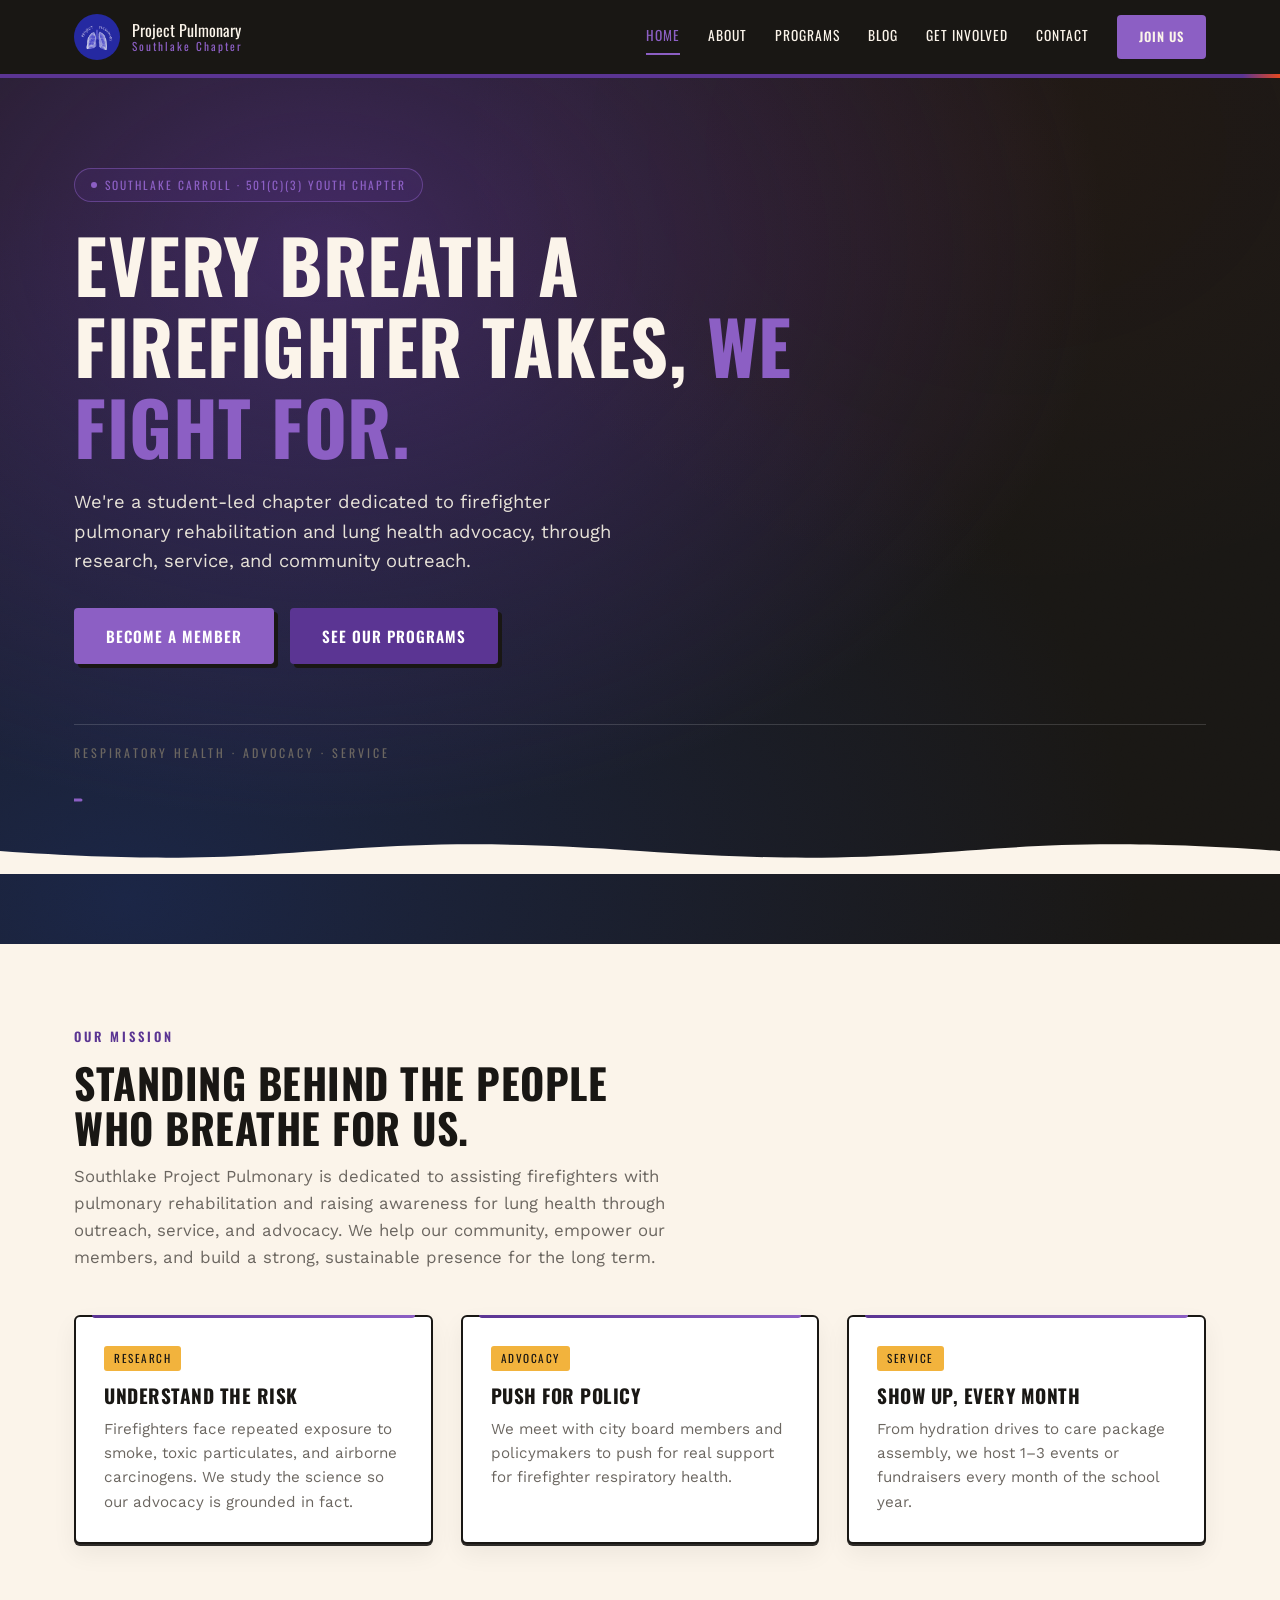
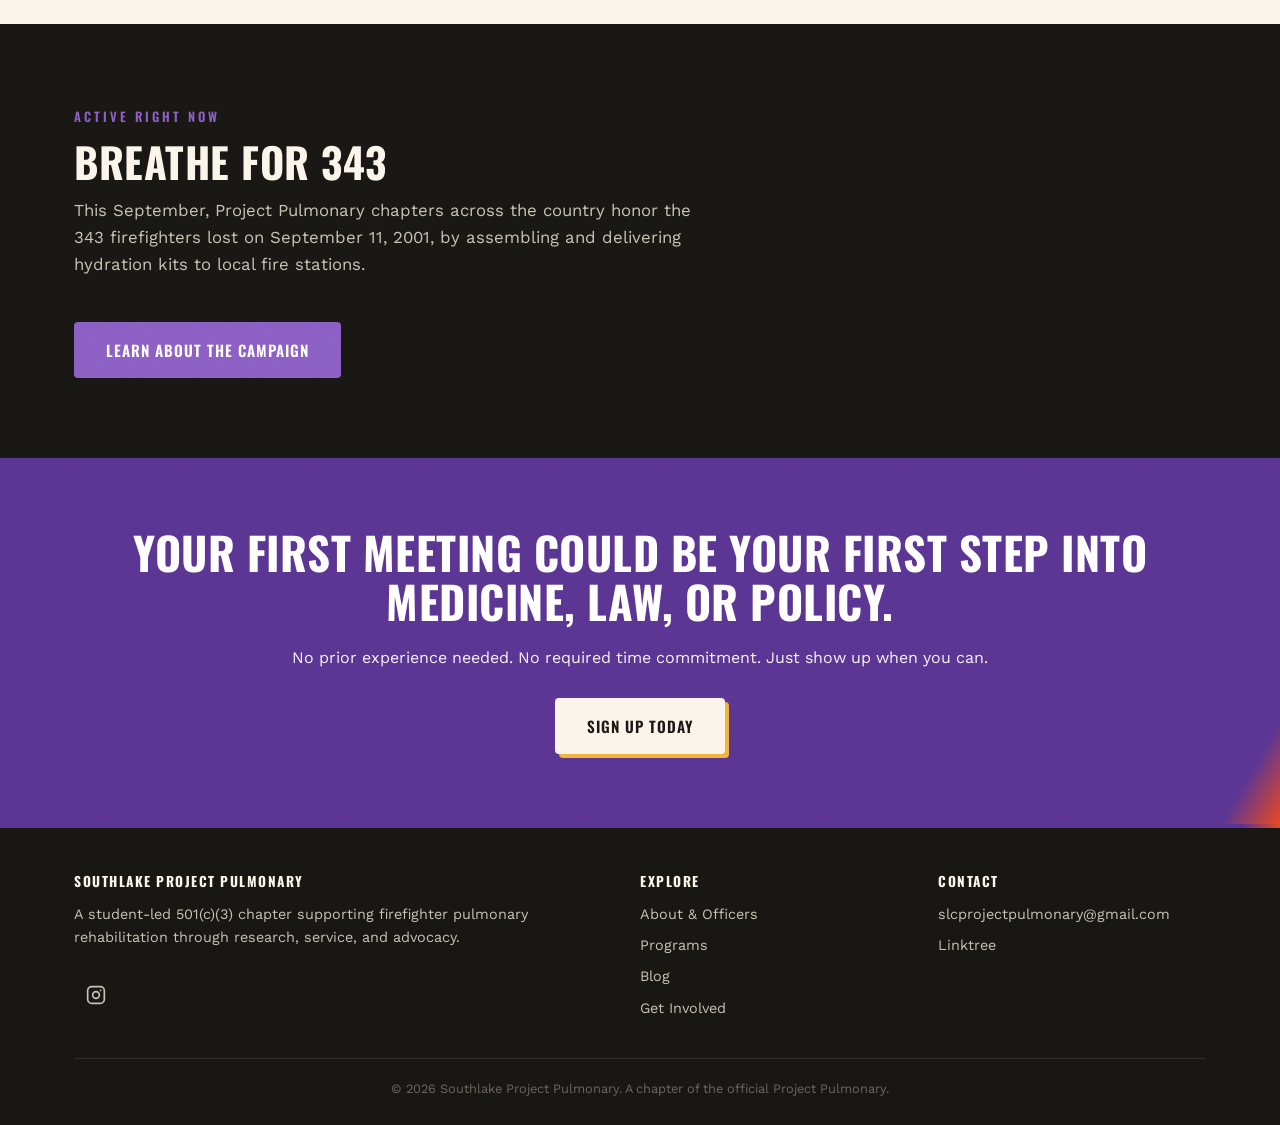
<file: southlake-project-pulmonary-site (2)/index.html>
<!DOCTYPE html>
<html lang="en">
<head>
<meta charset="UTF-8">
<meta name="viewport" content="width=device-width, initial-scale=1.0">
<title>Southlake Project Pulmonary | Student-Led Firefighter Lung Health Advocacy</title>
<link rel="icon" type="image/png" href="images/logo.png">
<meta name="description" content="Southlake Project Pulmonary is a student-led 501(c)(3) chapter supporting firefighter pulmonary rehabilitation through research, service, and advocacy.">
<link rel="stylesheet" href="css/style.css">
</head>
<body>

<header>
  <div class="nav">
    <a href="index.html" class="brand">
      <img src="images/logo.png" alt="Southlake Project Pulmonary logo">
      <div class="brand-text">Project Pulmonary<span>Southlake Chapter</span></div>
    </a>
    <button class="navtoggle" aria-label="Toggle menu">&#9776;</button>
    <nav class="navlinks">
      <a href="index.html" class="active">Home</a>
      <a href="about.html">About</a>
      <a href="programs.html">Programs</a>
      <a href="blog.html">Blog</a>
      <a href="get-involved.html">Get Involved</a>
      <a href="contact.html">Contact</a>
      <a href="get-involved.html" class="btn btn-primary">Join Us</a>
    </nav>
  </div>
</header>

<section class="hero grain">
  <div class="wrap">
    <div class="hero-inner">
      <span class="kicker-pill"><span class="dot"></span>Southlake Carroll &middot; 501(c)(3) Youth Chapter</span>
      <h1>Every breath a firefighter takes, <em>we fight for.</em></h1>
      <p class="lead">We're a student-led chapter dedicated to firefighter pulmonary rehabilitation and lung health advocacy, through research, service, and community outreach.</p>
      <div class="hero-ctas">
        <a href="get-involved.html" class="btn btn-primary">Become a Member</a>
        <a href="programs.html" class="btn btn-purple">See Our Programs</a>
      </div>
    </div>

    <div class="pulse-wrap">
      <div class="pulse-label">Respiratory Health &middot; Advocacy &middot; Service</div>
      <svg class="pulse-svg" viewBox="0 0 1000 60" preserveAspectRatio="none">
        <path class="pulse-path" d="M0,30 L150,30 L175,10 L200,50 L225,30 L400,30 L430,5 L455,55 L480,30 L1000,30" />
      </svg>
    </div>
  </div>
  <svg class="divider" viewBox="0 0 1200 40" preserveAspectRatio="none" style="position:relative; margin-top:-2px;">
    <path d="M0,20 C300,40 300,0 600,20 C900,40 900,0 1200,20 L1200,40 L0,40 Z" fill="#FBF4EA"></path>
  </svg>
</section>

<section>
  <div class="wrap">
    <div class="section-head reveal">
      <span class="eyebrow">Our Mission</span>
      <h2>Standing behind the people who breathe for us.</h2>
      <p>Southlake Project Pulmonary is dedicated to assisting firefighters with pulmonary rehabilitation and raising awareness for lung health through outreach, service, and advocacy. We help our community, empower our members, and build a strong, sustainable presence for the long term.</p>
    </div>
    <div class="grid-3 reveal">
      <div class="card card-purple">
        <span class="tag">Research</span>
        <h3>Understand the Risk</h3>
        <p>Firefighters face repeated exposure to smoke, toxic particulates, and airborne carcinogens. We study the science so our advocacy is grounded in fact.</p>
      </div>
      <div class="card card-purple">
        <span class="tag">Advocacy</span>
        <h3>Push for Policy</h3>
        <p>We meet with city board members and policymakers to push for real support for firefighter respiratory health.</p>
      </div>
      <div class="card card-purple">
        <span class="tag">Service</span>
        <h3>Show Up, Every Month</h3>
        <p>From hydration drives to care package assembly, we host 1&ndash;3 events or fundraisers every month of the school year.</p>
      </div>
    </div>
  </div>
</section>

<section class="section-dark grain">
  <div class="wrap">
    <div class="section-head reveal">
      <span class="eyebrow eyebrow-purple">Active Right Now</span>
      <h2>Breathe for 343</h2>
      <p>This September, Project Pulmonary chapters across the country honor the 343 firefighters lost on September 11, 2001, by assembling and delivering hydration kits to local fire stations.</p>
    </div>
    <a href="programs.html" class="btn btn-primary">Learn About the Campaign</a>
  </div>
</section>

<section class="cta-band grain">
  <div class="wrap">
    <h2>Your first meeting could be your first step into medicine, law, or policy.</h2>
    <p>No prior experience needed. No required time commitment. Just show up when you can.</p>
    <a href="get-involved.html" class="btn btn-light">Sign Up Today</a>
  </div>
</section>

<footer>
  <div class="wrap">
    <div class="footer-grid">
      <div>
        <h4>Southlake Project Pulmonary</h4>
        <p>A student-led 501(c)(3) chapter supporting firefighter pulmonary rehabilitation through research, service, and advocacy.</p>
        <div class="socials">
          <a href="https://www.instagram.com/projectpulmonary_southlake" target="_blank" aria-label="Instagram"><svg viewBox="0 0 24 24" fill="none" stroke="currentColor" stroke-width="2"><rect x="2" y="2" width="20" height="20" rx="5"/><circle cx="12" cy="12" r="4"/><circle cx="17.5" cy="6.5" r="1" fill="currentColor" stroke="none"/></svg></a>
        </div>
      </div>
      <div>
        <h4>Explore</h4>
        <ul>
          <li><a href="about.html">About &amp; Officers</a></li>
          <li><a href="programs.html">Programs</a></li>
          <li><a href="blog.html">Blog</a></li>
          <li><a href="get-involved.html">Get Involved</a></li>
        </ul>
      </div>
      <div>
        <h4>Contact</h4>
        <ul>
          <li><a href="mailto:slcprojectpulmonary@gmail.com">slcprojectpulmonary@gmail.com</a></li>
          <li><a href="https://linktr.ee/slcprojectpulmonary" target="_blank">Linktree</a></li>
        </ul>
      </div>
    </div>
    <div class="footer-bottom">&copy; 2026 Southlake Project Pulmonary. A chapter of the official Project Pulmonary.</div>
  </div>
</footer>

<script src="https://identity.netlify.com/v1/netlify-identity-widget.js"></script>
<script src="js/script.js"></script>
<script>
  if (window.netlifyIdentity) {
    window.netlifyIdentity.on("init", function (user) {
      if (!user) {
        window.netlifyIdentity.on("login", function () {
          document.location.href = "/admin/";
        });
      }
    });
  }
</script>
</body>
</html>
</file>
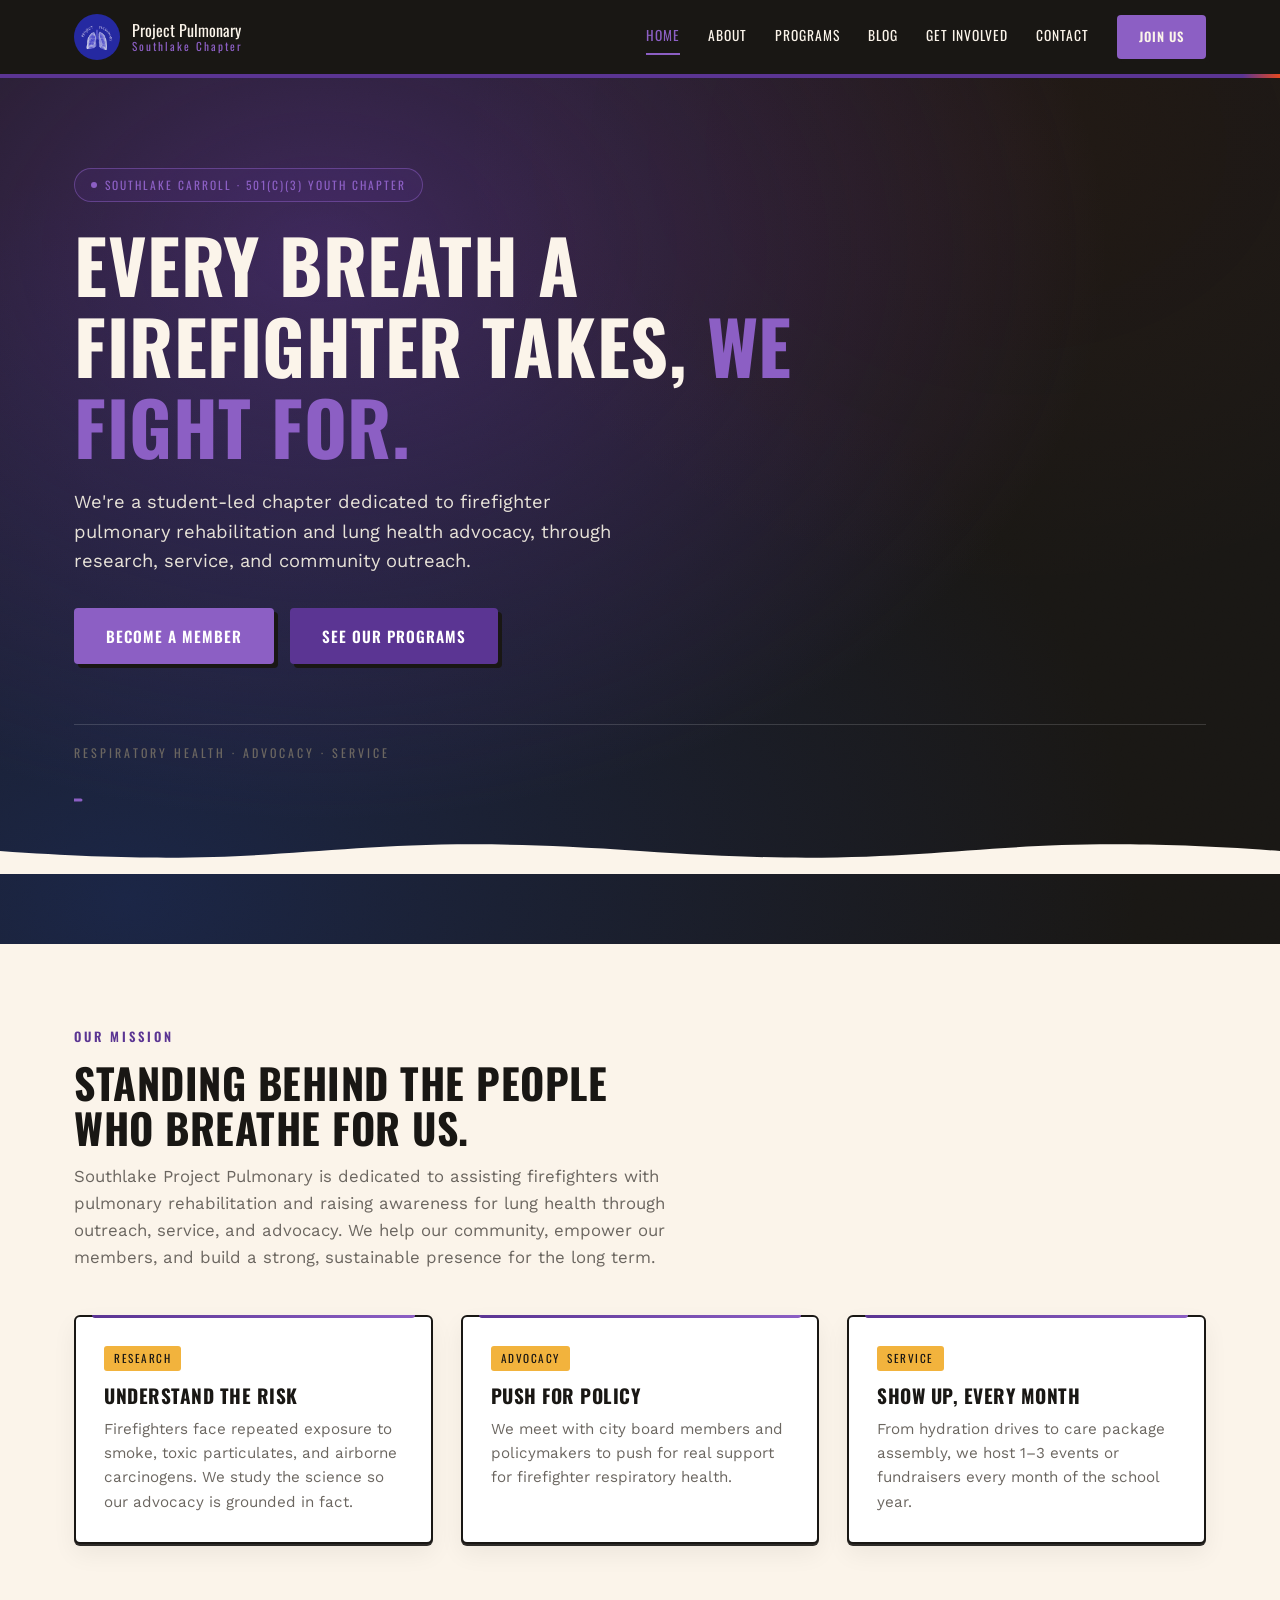
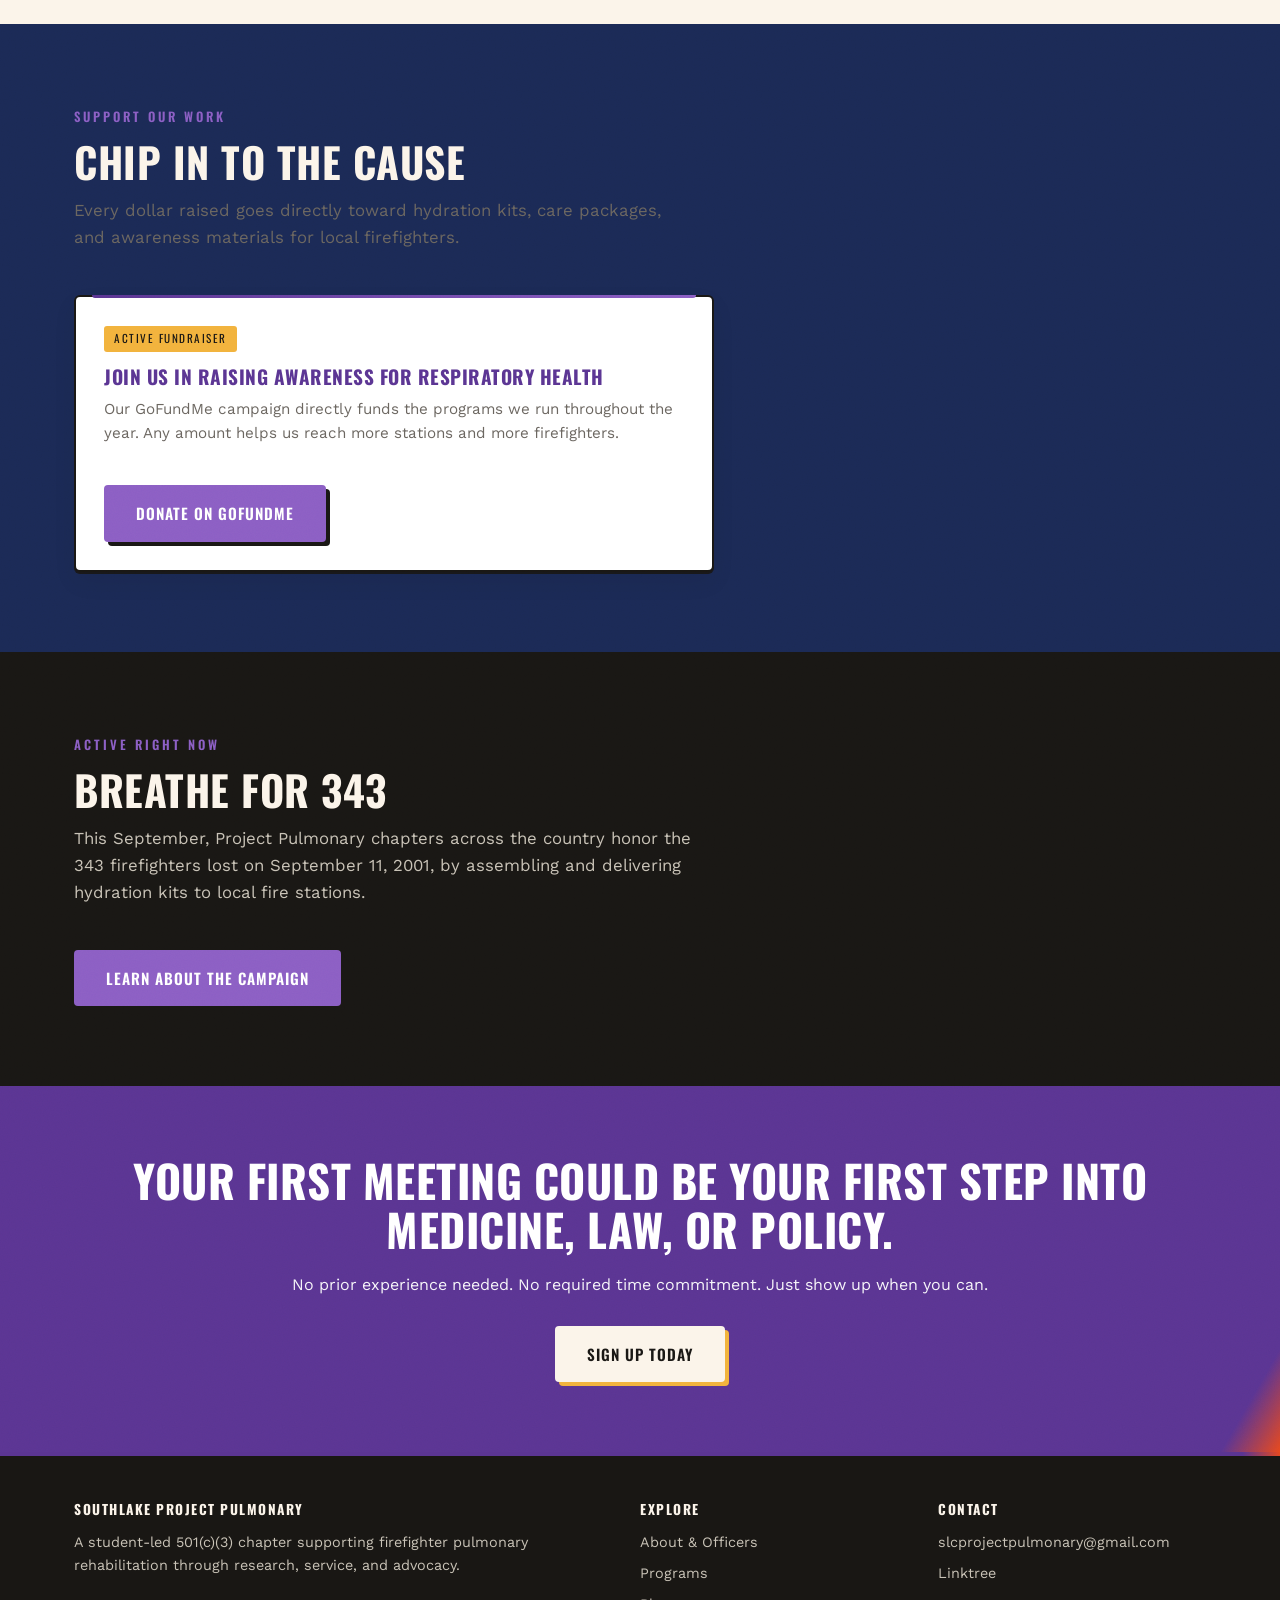
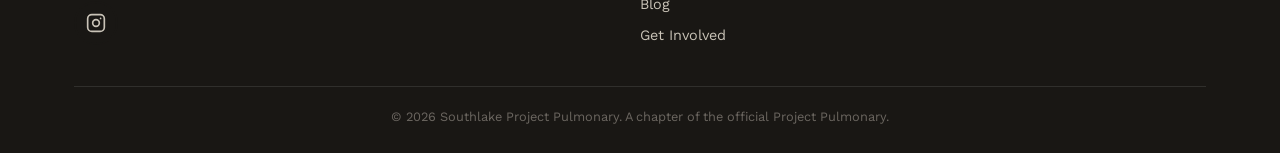
<file: southlake-project-pulmonary-site (5)/index.html>
<!DOCTYPE html>
<html lang="en">
<head>
<meta charset="UTF-8">
<meta name="viewport" content="width=device-width, initial-scale=1.0">
<title>Southlake Project Pulmonary | Student-Led Firefighter Lung Health Advocacy</title>
<link rel="icon" type="image/png" href="images/logo.png">
<meta name="description" content="Southlake Project Pulmonary is a student-led 501(c)(3) chapter supporting firefighter pulmonary rehabilitation through research, service, and advocacy.">
<link rel="stylesheet" href="css/style.css">
</head>
<body>

<header>
  <div class="nav">
    <a href="index.html" class="brand">
      <img src="images/logo.png" alt="Southlake Project Pulmonary logo">
      <div class="brand-text">Project Pulmonary<span>Southlake Chapter</span></div>
    </a>
    <button class="navtoggle" aria-label="Toggle menu">&#9776;</button>
    <nav class="navlinks">
      <a href="index.html" class="active">Home</a>
      <a href="about.html">About</a>
      <a href="programs.html">Programs</a>
      <a href="blog.html">Blog</a>
      <a href="get-involved.html">Get Involved</a>
      <a href="contact.html">Contact</a>
      <a href="get-involved.html" class="btn btn-primary">Join Us</a>
    </nav>
  </div>
</header>

<section class="hero grain">
  <div class="wrap">
    <div class="hero-inner">
      <span class="kicker-pill"><span class="dot"></span>Southlake Carroll &middot; 501(c)(3) Youth Chapter</span>
      <h1>Every breath a firefighter takes, <em>we fight for.</em></h1>
      <p class="lead">We're a student-led chapter dedicated to firefighter pulmonary rehabilitation and lung health advocacy, through research, service, and community outreach.</p>
      <div class="hero-ctas">
        <a href="get-involved.html" class="btn btn-primary">Become a Member</a>
        <a href="programs.html" class="btn btn-purple">See Our Programs</a>
      </div>
    </div>

    <div class="pulse-wrap">
      <div class="pulse-label">Respiratory Health &middot; Advocacy &middot; Service</div>
      <svg class="pulse-svg" viewBox="0 0 1000 60" preserveAspectRatio="none">
        <path class="pulse-path" d="M0,30 L150,30 L175,10 L200,50 L225,30 L400,30 L430,5 L455,55 L480,30 L1000,30" />
      </svg>
    </div>
  </div>
  <svg class="divider" viewBox="0 0 1200 40" preserveAspectRatio="none" style="position:relative; margin-top:-2px;">
    <path d="M0,20 C300,40 300,0 600,20 C900,40 900,0 1200,20 L1200,40 L0,40 Z" fill="#FBF4EA"></path>
  </svg>
</section>

<section>
  <div class="wrap">
    <div class="section-head reveal">
      <span class="eyebrow">Our Mission</span>
      <h2>Standing behind the people who breathe for us.</h2>
      <p>Southlake Project Pulmonary is dedicated to assisting firefighters with pulmonary rehabilitation and raising awareness for lung health through outreach, service, and advocacy. We help our community, empower our members, and build a strong, sustainable presence for the long term.</p>
    </div>
    <div class="grid-3 reveal">
      <div class="card card-purple">
        <span class="tag">Research</span>
        <h3>Understand the Risk</h3>
        <p>Firefighters face repeated exposure to smoke, toxic particulates, and airborne carcinogens. We study the science so our advocacy is grounded in fact.</p>
      </div>
      <div class="card card-purple">
        <span class="tag">Advocacy</span>
        <h3>Push for Policy</h3>
        <p>We meet with city board members and policymakers to push for real support for firefighter respiratory health.</p>
      </div>
      <div class="card card-purple">
        <span class="tag">Service</span>
        <h3>Show Up, Every Month</h3>
        <p>From hydration drives to care package assembly, we host 1&ndash;3 events or fundraisers every month of the school year.</p>
      </div>
    </div>
  </div>
</section>

<section class="section-navy grain">
  <div class="wrap">
    <div class="section-head reveal">
      <span class="eyebrow eyebrow-purple">Support Our Work</span>
      <h2>Chip in to the cause</h2>
      <p>Every dollar raised goes directly toward hydration kits, care packages, and awareness materials for local firefighters.</p>
    </div>
    <div class="card card-purple gofundme-card reveal" style="max-width:640px;">
      <span class="tag">Active Fundraiser</span>
      <h3>Join Us in Raising Awareness for Respiratory Health</h3>
      <p>Our GoFundMe campaign directly funds the programs we run throughout the year. Any amount helps us reach more stations and more firefighters.</p>
      <a href="https://www.gofundme.com/f/join-us-in-raising-awareness-for-respiratory-health" target="_blank" class="btn btn-primary mt-40">Donate on GoFundMe</a>
    </div>
  </div>
</section>

<section class="section-dark grain">
  <div class="wrap">
    <div class="section-head reveal">
      <span class="eyebrow eyebrow-purple">Active Right Now</span>
      <h2>Breathe for 343</h2>
      <p>This September, Project Pulmonary chapters across the country honor the 343 firefighters lost on September 11, 2001, by assembling and delivering hydration kits to local fire stations.</p>
    </div>
    <a href="programs.html" class="btn btn-primary">Learn About the Campaign</a>
  </div>
</section>

<section class="cta-band grain">
  <div class="wrap">
    <h2>Your first meeting could be your first step into medicine, law, or policy.</h2>
    <p>No prior experience needed. No required time commitment. Just show up when you can.</p>
    <a href="get-involved.html" class="btn btn-light">Sign Up Today</a>
  </div>
</section>

<footer>
  <div class="wrap">
    <div class="footer-grid">
      <div>
        <h4>Southlake Project Pulmonary</h4>
        <p>A student-led 501(c)(3) chapter supporting firefighter pulmonary rehabilitation through research, service, and advocacy.</p>
        <div class="socials">
          <a href="https://www.instagram.com/projectpulmonary_southlake" target="_blank" aria-label="Instagram"><svg viewBox="0 0 24 24" fill="none" stroke="currentColor" stroke-width="2"><rect x="2" y="2" width="20" height="20" rx="5"/><circle cx="12" cy="12" r="4"/><circle cx="17.5" cy="6.5" r="1" fill="currentColor" stroke="none"/></svg></a>
        </div>
      </div>
      <div>
        <h4>Explore</h4>
        <ul>
          <li><a href="about.html">About &amp; Officers</a></li>
          <li><a href="programs.html">Programs</a></li>
          <li><a href="blog.html">Blog</a></li>
          <li><a href="get-involved.html">Get Involved</a></li>
        </ul>
      </div>
      <div>
        <h4>Contact</h4>
        <ul>
          <li><a href="mailto:slcprojectpulmonary@gmail.com">slcprojectpulmonary@gmail.com</a></li>
          <li><a href="https://linktr.ee/slcprojectpulmonary" target="_blank">Linktree</a></li>
        </ul>
      </div>
    </div>
    <div class="footer-bottom">&copy; 2026 Southlake Project Pulmonary. A chapter of the official Project Pulmonary.</div>
  </div>
</footer>

<script src="https://identity.netlify.com/v1/netlify-identity-widget.js"></script>
<script src="js/script.js"></script>
<script>
  if (window.netlifyIdentity) {
    window.netlifyIdentity.on("init", function (user) {
      if (!user) {
        window.netlifyIdentity.on("login", function () {
          document.location.href = "/admin/";
        });
      }
    });
  }
</script>
</body>
</html>
</file>
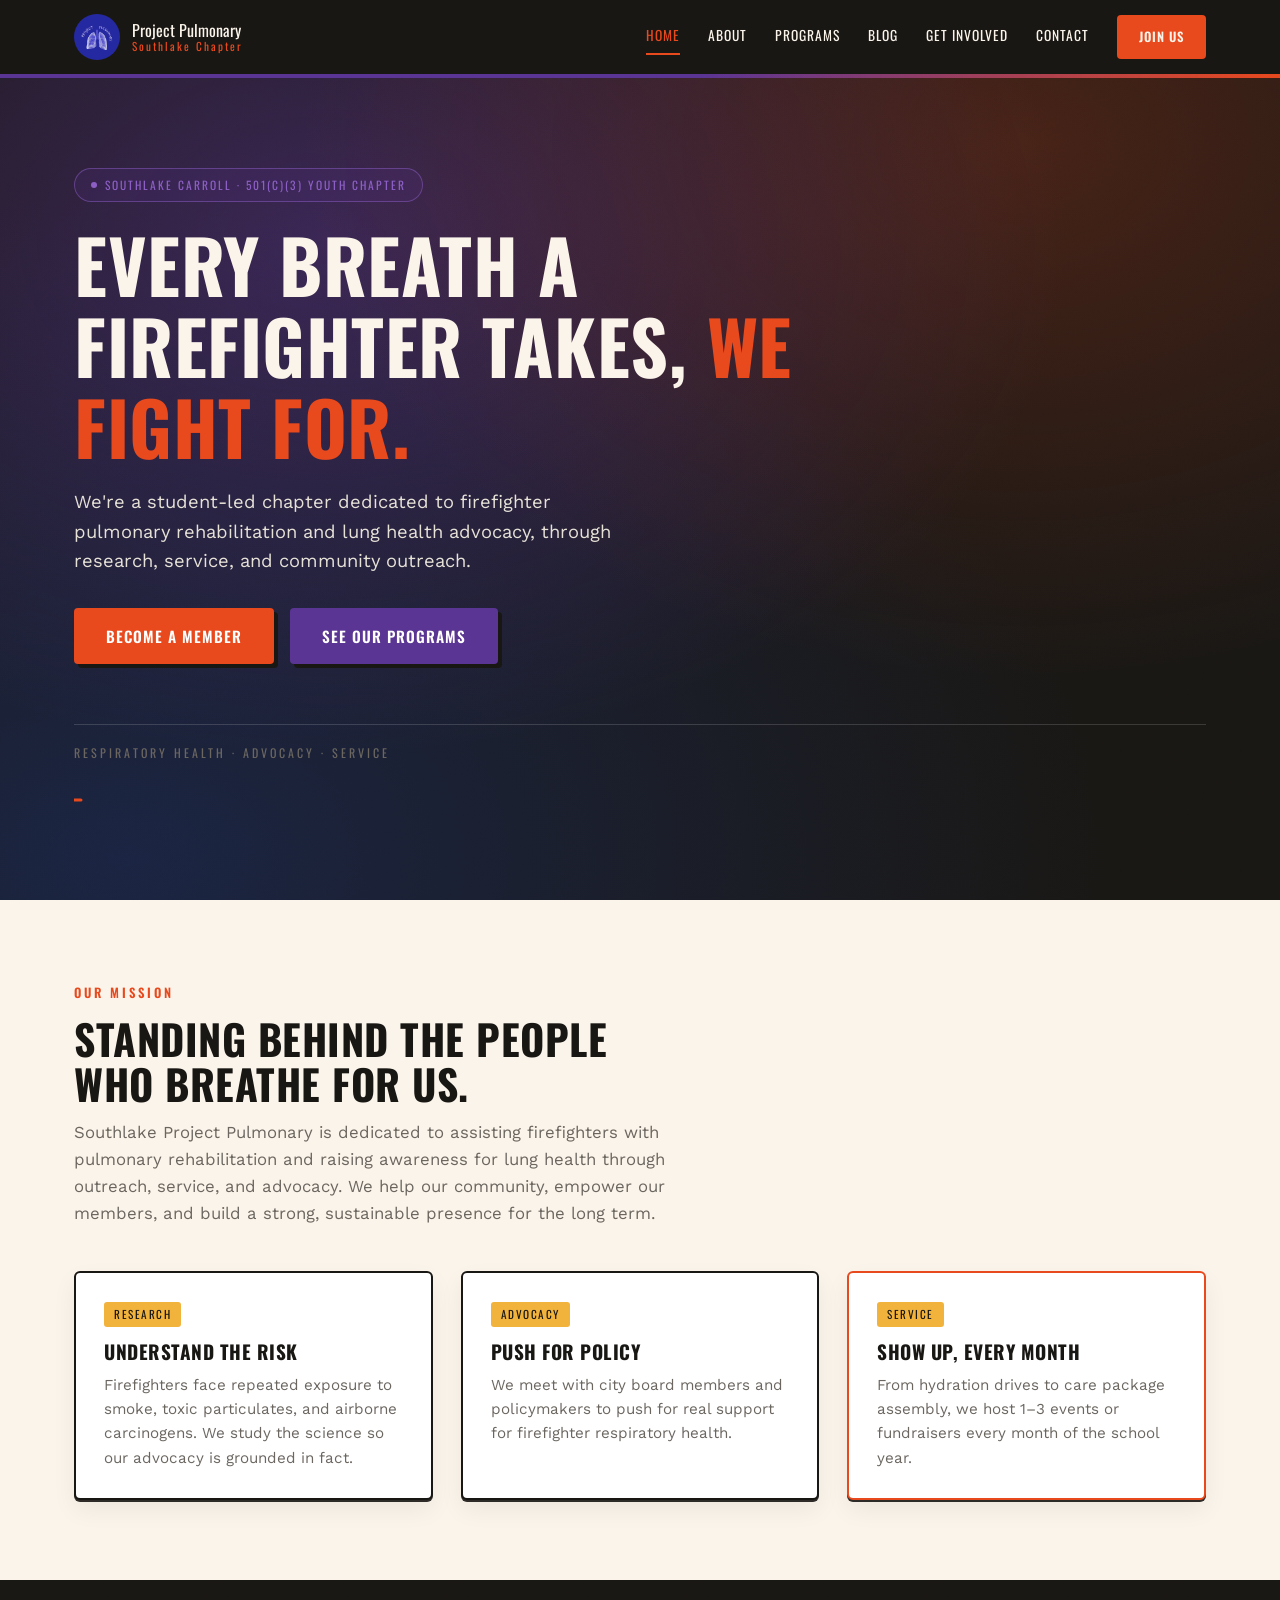
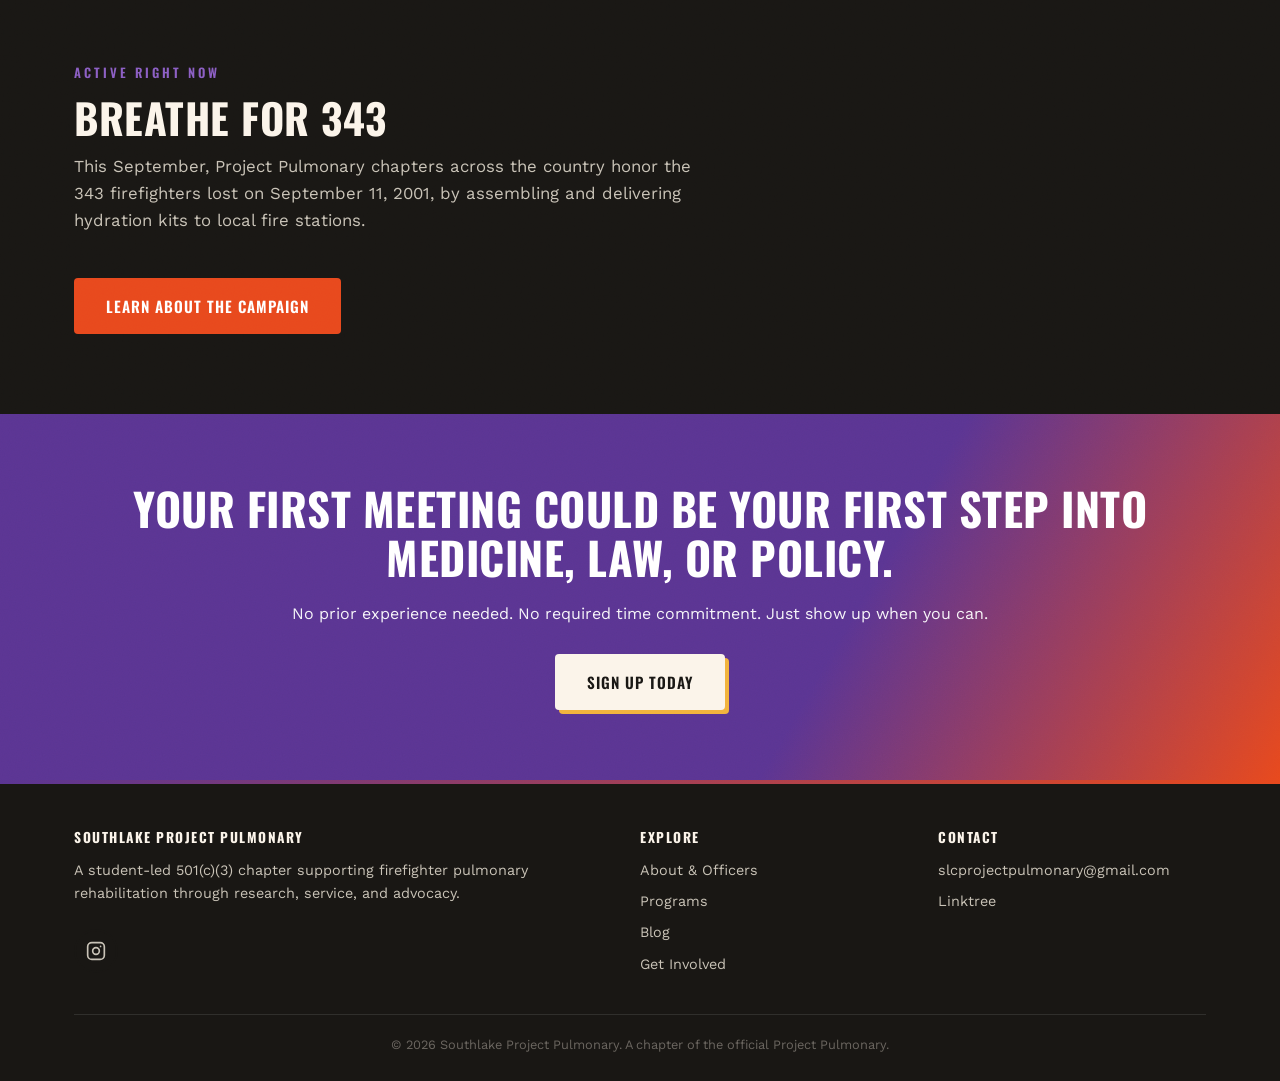
<file: southlake-project-pulmonary-site/index.html>
<!DOCTYPE html>
<html lang="en">
<head>
<meta charset="UTF-8">
<meta name="viewport" content="width=device-width, initial-scale=1.0">
<title>Southlake Project Pulmonary | Student-Led Firefighter Lung Health Advocacy</title>
<link rel="icon" type="image/png" href="images/logo.png">
<meta name="description" content="Southlake Project Pulmonary is a student-led 501(c)(3) chapter supporting firefighter pulmonary rehabilitation through research, service, and advocacy.">
<link rel="stylesheet" href="css/style.css">
</head>
<body>

<header>
  <div class="nav">
    <a href="index.html" class="brand">
      <img src="images/logo.png" alt="Southlake Project Pulmonary logo">
      <div class="brand-text">Project Pulmonary<span>Southlake Chapter</span></div>
    </a>
    <button class="navtoggle" aria-label="Toggle menu">&#9776;</button>
    <nav class="navlinks">
      <a href="index.html" class="active">Home</a>
      <a href="about.html">About</a>
      <a href="programs.html">Programs</a>
      <a href="blog.html">Blog</a>
      <a href="get-involved.html">Get Involved</a>
      <a href="contact.html">Contact</a>
      <a href="get-involved.html" class="btn btn-primary">Join Us</a>
    </nav>
  </div>
</header>

<section class="hero grain">
  <div class="wrap">
    <div class="hero-inner">
      <span class="kicker-pill"><span class="dot"></span>Southlake Carroll &middot; 501(c)(3) Youth Chapter</span>
      <h1>Every breath a firefighter takes, <em>we fight for.</em></h1>
      <p class="lead">We're a student-led chapter dedicated to firefighter pulmonary rehabilitation and lung health advocacy, through research, service, and community outreach.</p>
      <div class="hero-ctas">
        <a href="get-involved.html" class="btn btn-primary">Become a Member</a>
        <a href="programs.html" class="btn btn-purple">See Our Programs</a>
      </div>
    </div>

    <div class="pulse-wrap">
      <div class="pulse-label">Respiratory Health &middot; Advocacy &middot; Service</div>
      <svg class="pulse-svg" viewBox="0 0 1000 60" preserveAspectRatio="none">
        <path class="pulse-path" d="M0,30 L150,30 L175,10 L200,50 L225,30 L400,30 L430,5 L455,55 L480,30 L1000,30" />
      </svg>
    </div>
  </div>
</section>



<section>
  <div class="wrap">
    <div class="section-head reveal">
      <span class="eyebrow">Our Mission</span>
      <h2>Standing behind the people who breathe for us.</h2>
      <p>Southlake Project Pulmonary is dedicated to assisting firefighters with pulmonary rehabilitation and raising awareness for lung health through outreach, service, and advocacy. We help our community, empower our members, and build a strong, sustainable presence for the long term.</p>
    </div>
    <div class="grid-3 reveal">
      <div class="card card-purple">
        <span class="tag">Research</span>
        <h3>Understand the Risk</h3>
        <p>Firefighters face repeated exposure to smoke, toxic particulates, and airborne carcinogens. We study the science so our advocacy is grounded in fact.</p>
      </div>
      <div class="card card-purple">
        <span class="tag">Advocacy</span>
        <h3>Push for Policy</h3>
        <p>We meet with city board members and policymakers to push for real support for firefighter respiratory health.</p>
      </div>
      <div class="card card-ember">
        <span class="tag">Service</span>
        <h3>Show Up, Every Month</h3>
        <p>From hydration drives to care package assembly, we host 1&ndash;3 events or fundraisers every month of the school year.</p>
      </div>
    </div>
  </div>
</section>

<section class="section-dark grain">
  <div class="wrap">
    <div class="section-head reveal">
      <span class="eyebrow eyebrow-purple">Active Right Now</span>
      <h2>Breathe for 343</h2>
      <p>This September, Project Pulmonary chapters across the country honor the 343 firefighters lost on September 11, 2001, by assembling and delivering hydration kits to local fire stations.</p>
    </div>
    <a href="programs.html" class="btn btn-primary">Learn About the Campaign</a>
  </div>
</section>

<section class="cta-band grain">
  <div class="wrap">
    <h2>Your first meeting could be your first step into medicine, law, or policy.</h2>
    <p>No prior experience needed. No required time commitment. Just show up when you can.</p>
    <a href="get-involved.html" class="btn btn-light">Sign Up Today</a>
  </div>
</section>

<footer>
  <div class="wrap">
    <div class="footer-grid">
      <div>
        <h4>Southlake Project Pulmonary</h4>
        <p>A student-led 501(c)(3) chapter supporting firefighter pulmonary rehabilitation through research, service, and advocacy.</p>
        <div class="socials">
          <a href="https://www.instagram.com/projectpulmonary_southlake" target="_blank" aria-label="Instagram"><svg viewBox="0 0 24 24" fill="none" stroke="currentColor" stroke-width="2"><rect x="2" y="2" width="20" height="20" rx="5"/><circle cx="12" cy="12" r="4"/><circle cx="17.5" cy="6.5" r="1" fill="currentColor" stroke="none"/></svg></a>
        </div>
      </div>
      <div>
        <h4>Explore</h4>
        <ul>
          <li><a href="about.html">About &amp; Officers</a></li>
          <li><a href="programs.html">Programs</a></li>
          <li><a href="blog.html">Blog</a></li>
          <li><a href="get-involved.html">Get Involved</a></li>
        </ul>
      </div>
      <div>
        <h4>Contact</h4>
        <ul>
          <li><a href="mailto:slcprojectpulmonary@gmail.com">slcprojectpulmonary@gmail.com</a></li>
          <li><a href="https://linktr.ee/slcprojectpulmonary" target="_blank">Linktree</a></li>
        </ul>
      </div>
    </div>
    <div class="footer-bottom">&copy; 2026 Southlake Project Pulmonary. A chapter of the official Project Pulmonary.</div>
  </div>
</footer>

<script src="https://identity.netlify.com/v1/netlify-identity-widget.js"></script>
<script src="js/script.js"></script>
<script>
  if (window.netlifyIdentity) {
    window.netlifyIdentity.on("init", function (user) {
      if (!user) {
        window.netlifyIdentity.on("login", function () {
          document.location.href = "/admin/";
        });
      }
    });
  }
</script>
</body>
</html>
</file>
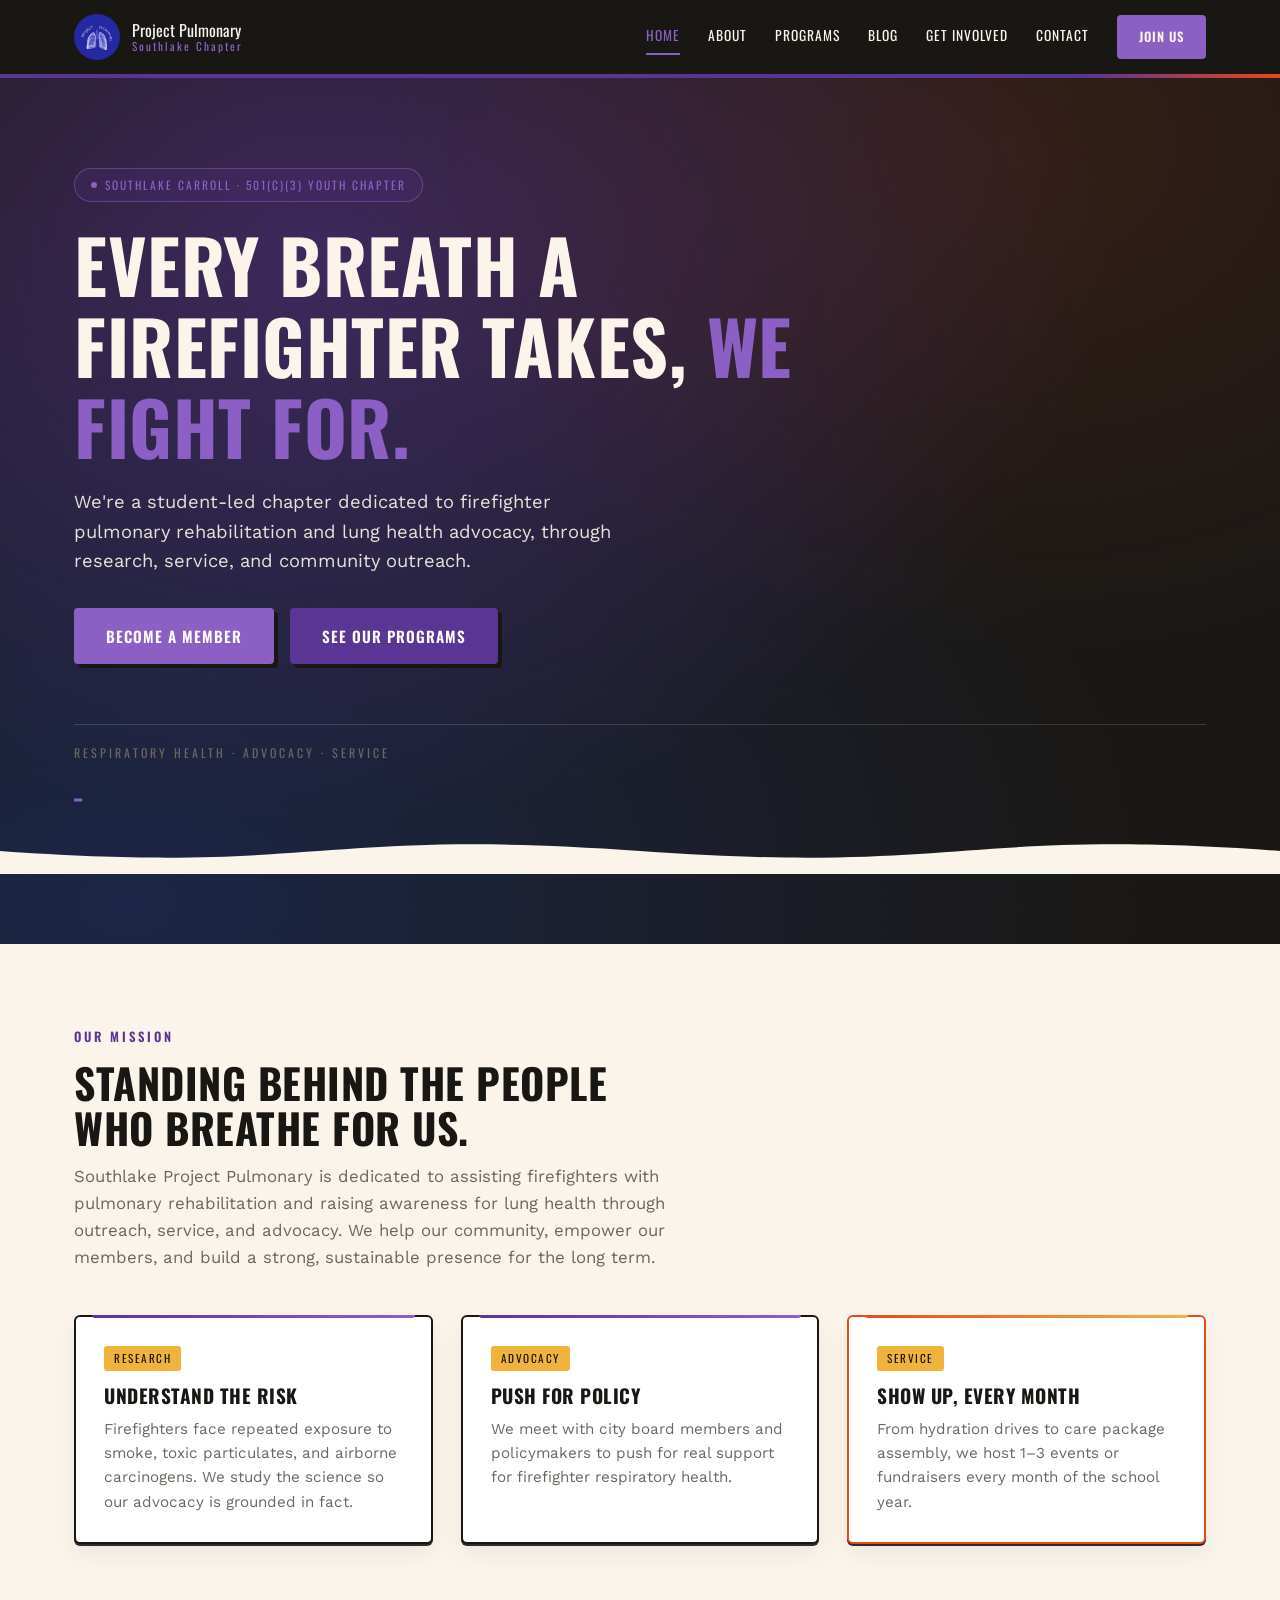
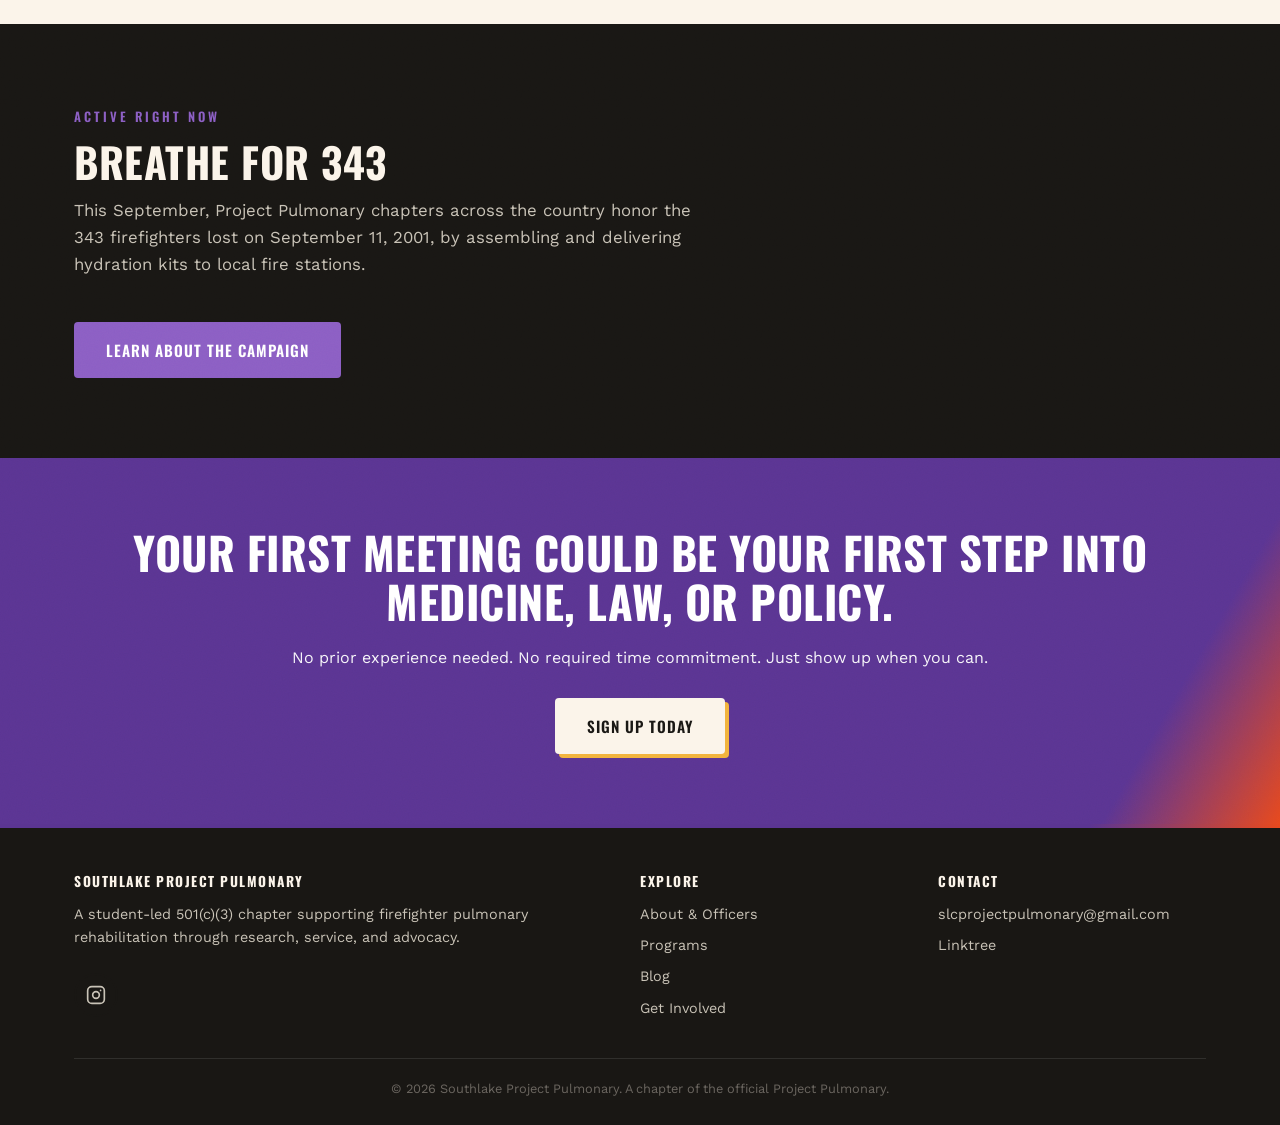
<file: southlake-project-pulmonary-site/southlake-project-pulmonary-site (1)/index.html>
<!DOCTYPE html>
<html lang="en">
<head>
<meta charset="UTF-8">
<meta name="viewport" content="width=device-width, initial-scale=1.0">
<title>Southlake Project Pulmonary | Student-Led Firefighter Lung Health Advocacy</title>
<link rel="icon" type="image/png" href="images/logo.png">
<meta name="description" content="Southlake Project Pulmonary is a student-led 501(c)(3) chapter supporting firefighter pulmonary rehabilitation through research, service, and advocacy.">
<link rel="stylesheet" href="css/style.css">
</head>
<body>

<header>
  <div class="nav">
    <a href="index.html" class="brand">
      <img src="images/logo.png" alt="Southlake Project Pulmonary logo">
      <div class="brand-text">Project Pulmonary<span>Southlake Chapter</span></div>
    </a>
    <button class="navtoggle" aria-label="Toggle menu">&#9776;</button>
    <nav class="navlinks">
      <a href="index.html" class="active">Home</a>
      <a href="about.html">About</a>
      <a href="programs.html">Programs</a>
      <a href="blog.html">Blog</a>
      <a href="get-involved.html">Get Involved</a>
      <a href="contact.html">Contact</a>
      <a href="get-involved.html" class="btn btn-primary">Join Us</a>
    </nav>
  </div>
</header>

<section class="hero grain">
  <div class="wrap">
    <div class="hero-inner">
      <span class="kicker-pill"><span class="dot"></span>Southlake Carroll &middot; 501(c)(3) Youth Chapter</span>
      <h1>Every breath a firefighter takes, <em>we fight for.</em></h1>
      <p class="lead">We're a student-led chapter dedicated to firefighter pulmonary rehabilitation and lung health advocacy, through research, service, and community outreach.</p>
      <div class="hero-ctas">
        <a href="get-involved.html" class="btn btn-primary">Become a Member</a>
        <a href="programs.html" class="btn btn-purple">See Our Programs</a>
      </div>
    </div>

    <div class="pulse-wrap">
      <div class="pulse-label">Respiratory Health &middot; Advocacy &middot; Service</div>
      <svg class="pulse-svg" viewBox="0 0 1000 60" preserveAspectRatio="none">
        <path class="pulse-path" d="M0,30 L150,30 L175,10 L200,50 L225,30 L400,30 L430,5 L455,55 L480,30 L1000,30" />
      </svg>
    </div>
  </div>
  <svg class="divider" viewBox="0 0 1200 40" preserveAspectRatio="none" style="position:relative; margin-top:-2px;">
    <path d="M0,20 C300,40 300,0 600,20 C900,40 900,0 1200,20 L1200,40 L0,40 Z" fill="#FBF4EA"></path>
  </svg>
</section>

<section>
  <div class="wrap">
    <div class="section-head reveal">
      <span class="eyebrow">Our Mission</span>
      <h2>Standing behind the people who breathe for us.</h2>
      <p>Southlake Project Pulmonary is dedicated to assisting firefighters with pulmonary rehabilitation and raising awareness for lung health through outreach, service, and advocacy. We help our community, empower our members, and build a strong, sustainable presence for the long term.</p>
    </div>
    <div class="grid-3 reveal">
      <div class="card card-purple">
        <span class="tag">Research</span>
        <h3>Understand the Risk</h3>
        <p>Firefighters face repeated exposure to smoke, toxic particulates, and airborne carcinogens. We study the science so our advocacy is grounded in fact.</p>
      </div>
      <div class="card card-purple">
        <span class="tag">Advocacy</span>
        <h3>Push for Policy</h3>
        <p>We meet with city board members and policymakers to push for real support for firefighter respiratory health.</p>
      </div>
      <div class="card card-ember">
        <span class="tag">Service</span>
        <h3>Show Up, Every Month</h3>
        <p>From hydration drives to care package assembly, we host 1&ndash;3 events or fundraisers every month of the school year.</p>
      </div>
    </div>
  </div>
</section>

<section class="section-dark grain">
  <div class="wrap">
    <div class="section-head reveal">
      <span class="eyebrow eyebrow-purple">Active Right Now</span>
      <h2>Breathe for 343</h2>
      <p>This September, Project Pulmonary chapters across the country honor the 343 firefighters lost on September 11, 2001, by assembling and delivering hydration kits to local fire stations.</p>
    </div>
    <a href="programs.html" class="btn btn-primary">Learn About the Campaign</a>
  </div>
</section>

<section class="cta-band grain">
  <div class="wrap">
    <h2>Your first meeting could be your first step into medicine, law, or policy.</h2>
    <p>No prior experience needed. No required time commitment. Just show up when you can.</p>
    <a href="get-involved.html" class="btn btn-light">Sign Up Today</a>
  </div>
</section>

<footer>
  <div class="wrap">
    <div class="footer-grid">
      <div>
        <h4>Southlake Project Pulmonary</h4>
        <p>A student-led 501(c)(3) chapter supporting firefighter pulmonary rehabilitation through research, service, and advocacy.</p>
        <div class="socials">
          <a href="https://www.instagram.com/projectpulmonary_southlake" target="_blank" aria-label="Instagram"><svg viewBox="0 0 24 24" fill="none" stroke="currentColor" stroke-width="2"><rect x="2" y="2" width="20" height="20" rx="5"/><circle cx="12" cy="12" r="4"/><circle cx="17.5" cy="6.5" r="1" fill="currentColor" stroke="none"/></svg></a>
        </div>
      </div>
      <div>
        <h4>Explore</h4>
        <ul>
          <li><a href="about.html">About &amp; Officers</a></li>
          <li><a href="programs.html">Programs</a></li>
          <li><a href="blog.html">Blog</a></li>
          <li><a href="get-involved.html">Get Involved</a></li>
        </ul>
      </div>
      <div>
        <h4>Contact</h4>
        <ul>
          <li><a href="mailto:slcprojectpulmonary@gmail.com">slcprojectpulmonary@gmail.com</a></li>
          <li><a href="https://linktr.ee/slcprojectpulmonary" target="_blank">Linktree</a></li>
        </ul>
      </div>
    </div>
    <div class="footer-bottom">&copy; 2026 Southlake Project Pulmonary. A chapter of the official Project Pulmonary.</div>
  </div>
</footer>

<script src="https://identity.netlify.com/v1/netlify-identity-widget.js"></script>
<script src="js/script.js"></script>
<script>
  if (window.netlifyIdentity) {
    window.netlifyIdentity.on("init", function (user) {
      if (!user) {
        window.netlifyIdentity.on("login", function () {
          document.location.href = "/admin/";
        });
      }
    });
  }
</script>
</body>
</html>
</file>
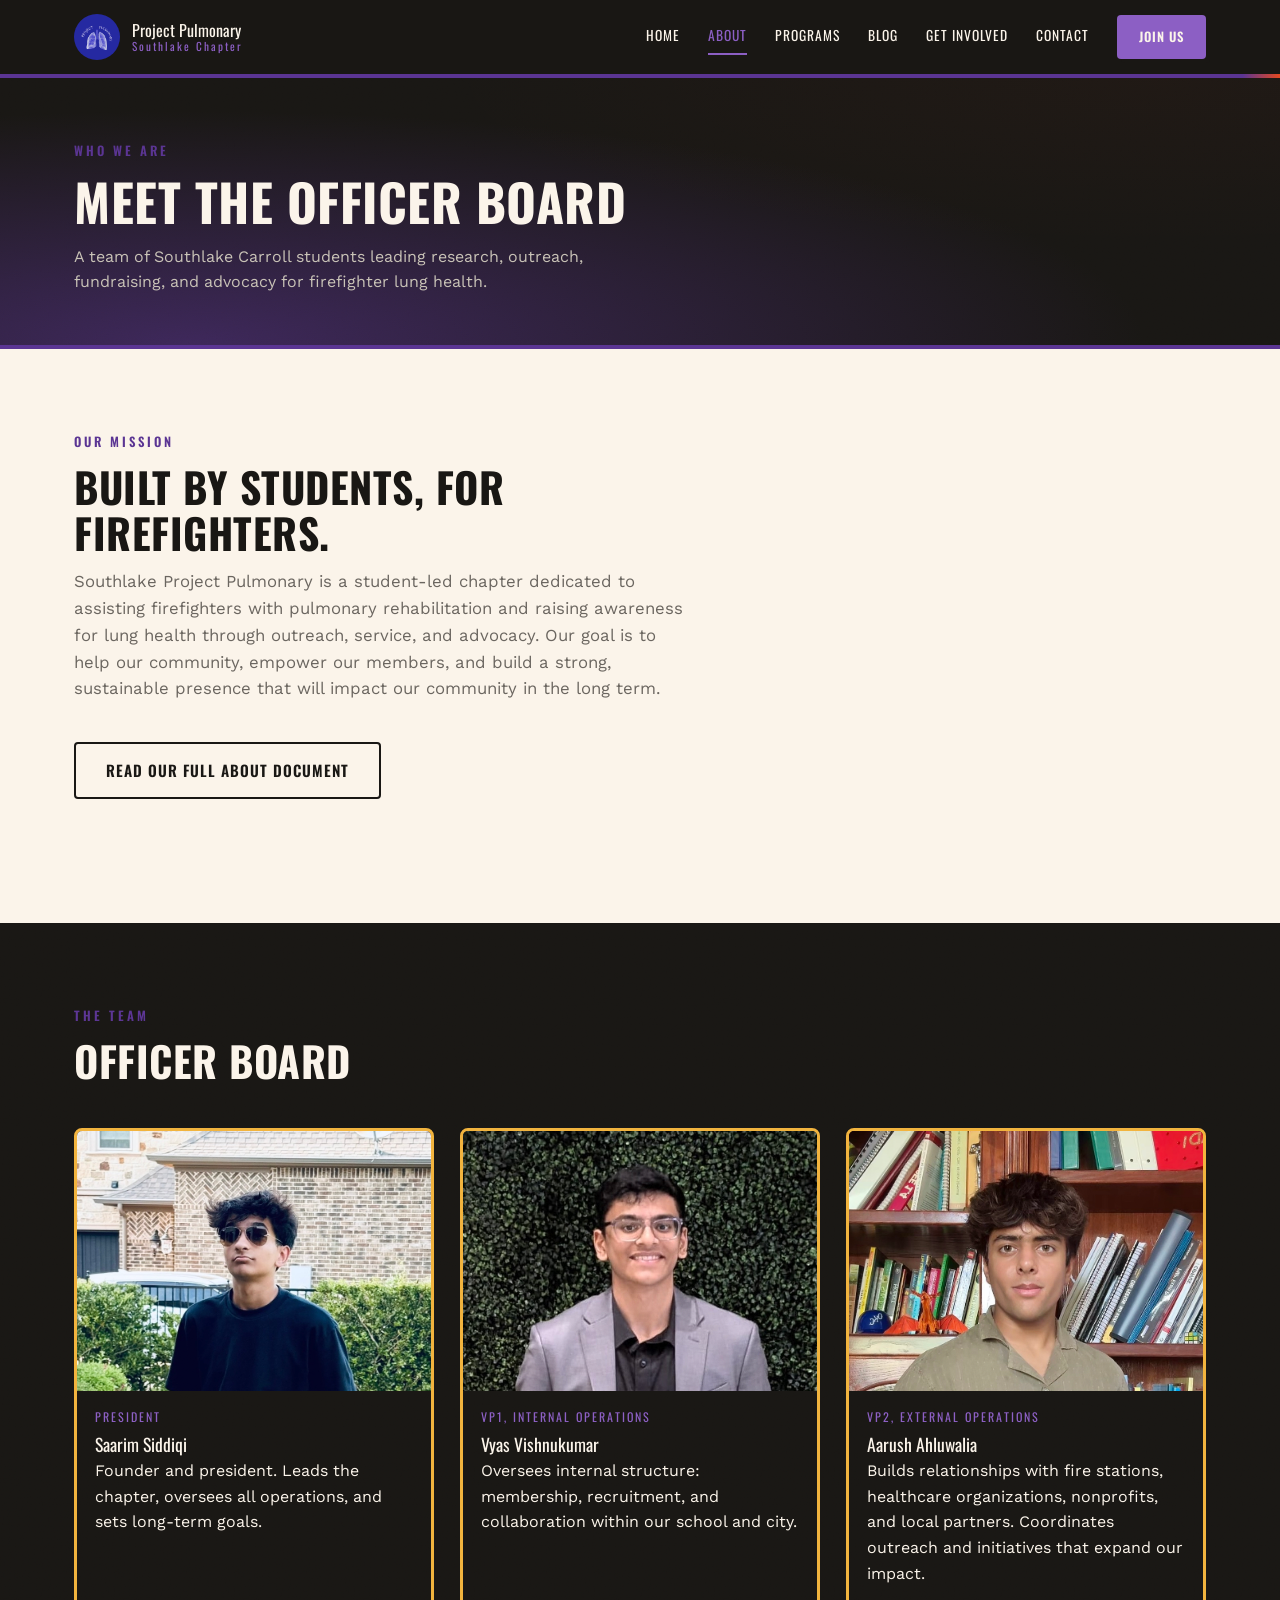
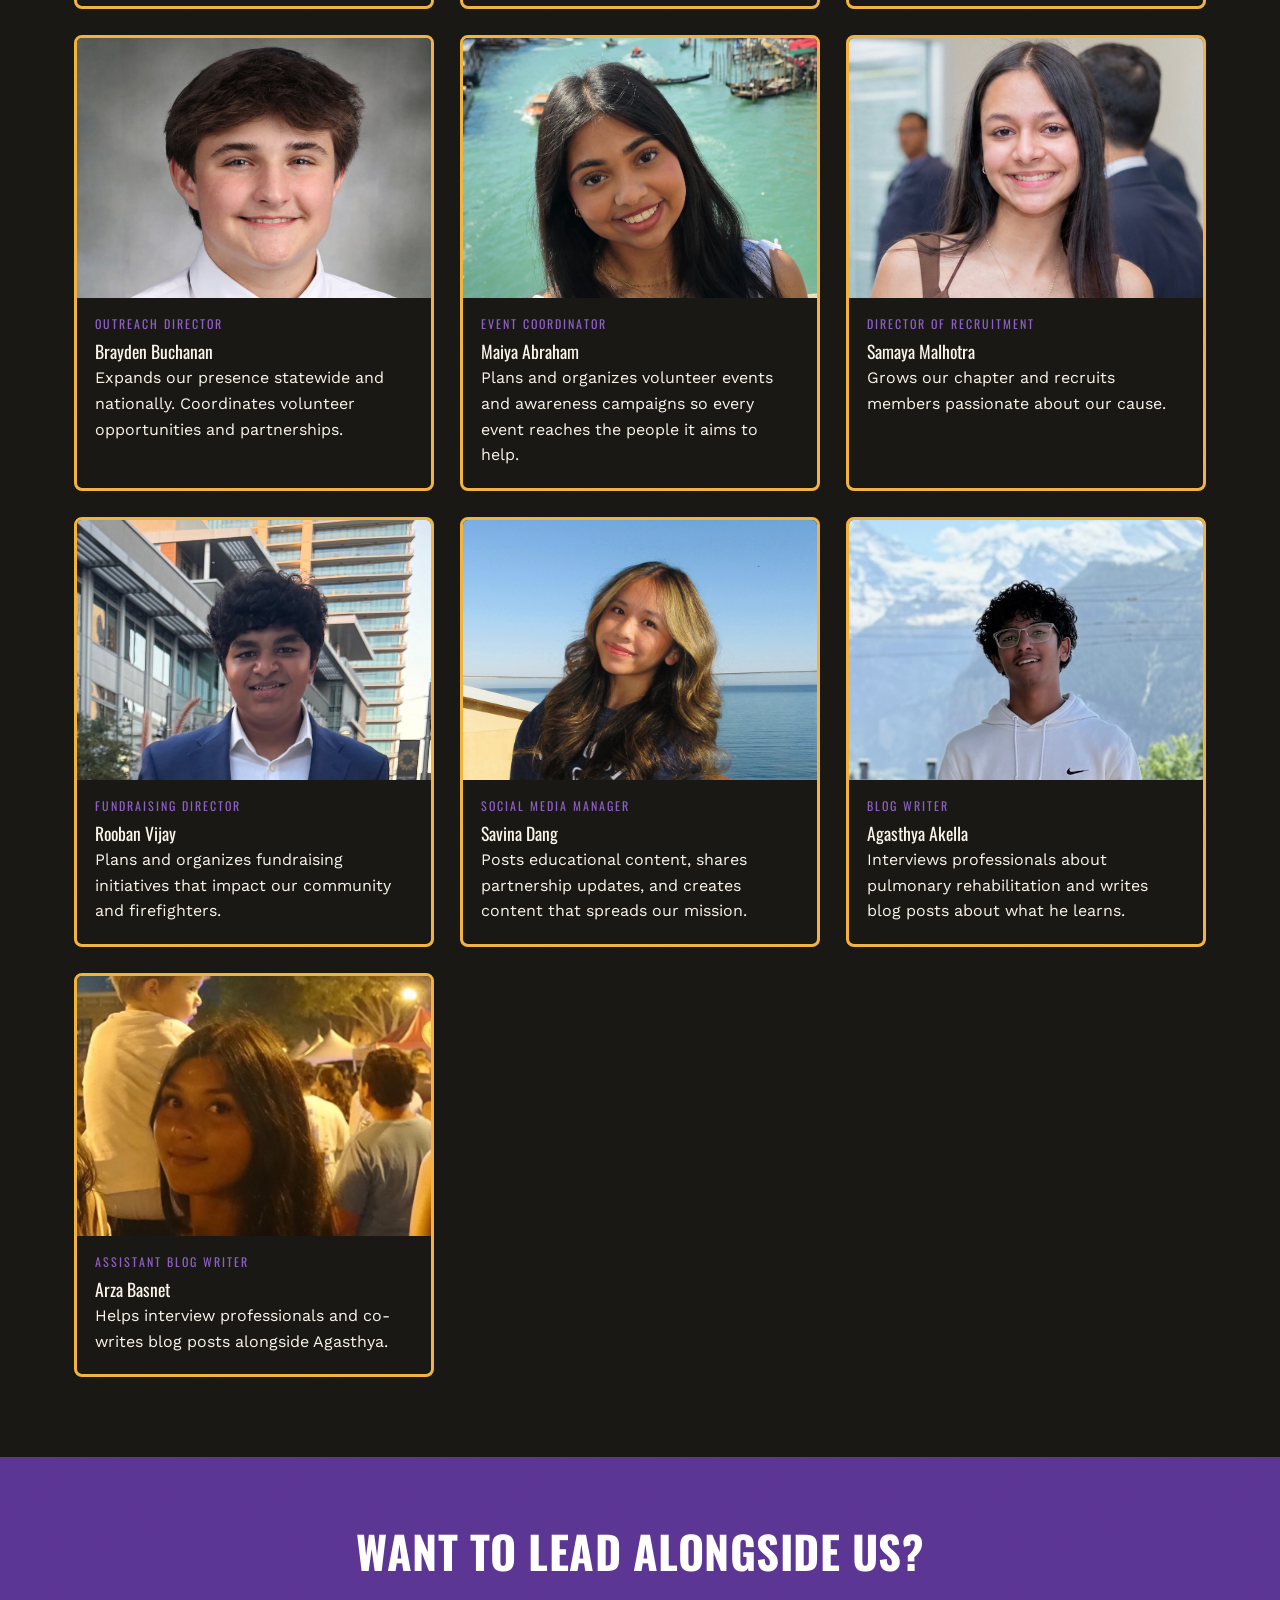
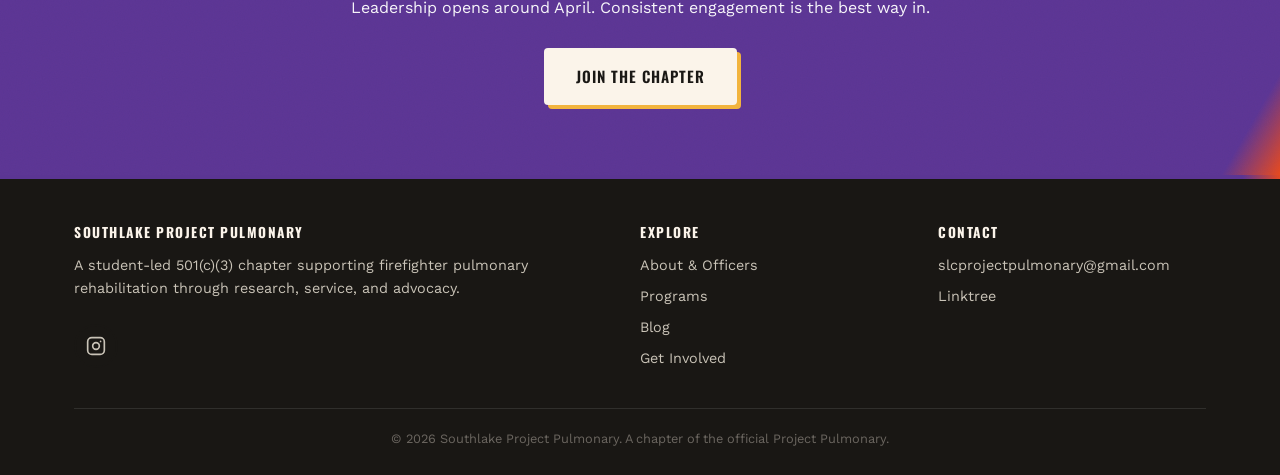
<file: southlake-project-pulmonary-site (2)/about.html>
<!DOCTYPE html>
<html lang="en">
<head>
<meta charset="UTF-8">
<meta name="viewport" content="width=device-width, initial-scale=1.0">
<title>About &amp; Officers | Southlake Project Pulmonary</title>
<link rel="icon" type="image/png" href="images/logo.png">
<meta name="description" content="Southlake Project Pulmonary is a student-led 501(c)(3) chapter supporting firefighter pulmonary rehabilitation through research, service, and advocacy.">
<link rel="stylesheet" href="css/style.css">
</head>
<body>

<header>
  <div class="nav">
    <a href="index.html" class="brand">
      <img src="images/logo.png" alt="Southlake Project Pulmonary logo">
      <div class="brand-text">Project Pulmonary<span>Southlake Chapter</span></div>
    </a>
    <button class="navtoggle" aria-label="Toggle menu">&#9776;</button>
    <nav class="navlinks">
      <a href="index.html">Home</a>
      <a href="about.html" class="active">About</a>
      <a href="programs.html">Programs</a>
      <a href="blog.html">Blog</a>
      <a href="get-involved.html">Get Involved</a>
      <a href="contact.html">Contact</a>
      <a href="get-involved.html" class="btn btn-primary">Join Us</a>
    </nav>
  </div>
</header>

<section class="page-hero grain">
  <div class="wrap">
    <span class="eyebrow">Who We Are</span>
    <h1>Meet the Officer Board</h1>
    <p>A team of Southlake Carroll students leading research, outreach, fundraising, and advocacy for firefighter lung health.</p>
  </div>
</section>

<section>
  <div class="wrap">
    <div class="section-head reveal">
      <span class="eyebrow">Our Mission</span>
      <h2>Built by students, for firefighters.</h2>
      <p>Southlake Project Pulmonary is a student-led chapter dedicated to assisting firefighters with pulmonary rehabilitation and raising awareness for lung health through outreach, service, and advocacy. Our goal is to help our community, empower our members, and build a strong, sustainable presence that will impact our community in the long term.</p>
      <a href="docs/About_Southlake_Carroll_Project_Pulmonary.pdf" target="_blank" class="btn btn-outline mt-40">Read Our Full About Document</a>
    </div>
  </div>
</section>

<section class="section-dark grain">
  <div class="wrap">
    <div class="section-head reveal">
      <span class="eyebrow">The Team</span>
      <h2>Officer Board</h2>
    </div>

    <div class="officer-grid reveal">
      <div class="officer-badge">
        <img src="images/officer_saarim.png" alt="Saarim Siddiqi">
        <div class="officer-meta">
          <div class="role">President</div>
          <div class="name">Saarim Siddiqi</div>
          <p>Founder and president. Leads the chapter, oversees all operations, and sets long-term goals.</p>
        </div>
      </div>

      <div class="officer-badge">
        <img src="images/officer_vyas.png" alt="Vyas Vishnukumar">
        <div class="officer-meta">
          <div class="role">VP1, Internal Operations</div>
          <div class="name">Vyas Vishnukumar</div>
          <p>Oversees internal structure: membership, recruitment, and collaboration within our school and city.</p>
        </div>
      </div>

      <div class="officer-badge">
        <img src="images/officer_aarush.png" alt="Aarush Ahluwalia">
        <div class="officer-meta">
          <div class="role">VP2, External Operations</div>
          <div class="name">Aarush Ahluwalia</div>
          <p>Builds relationships with fire stations, healthcare organizations, nonprofits, and local partners. Coordinates outreach and initiatives that expand our impact.</p>
        </div>
      </div>

      <div class="officer-badge">
        <img src="images/officer_brayden.png" alt="Brayden Buchanan">
        <div class="officer-meta">
          <div class="role">Outreach Director</div>
          <div class="name">Brayden Buchanan</div>
          <p>Expands our presence statewide and nationally. Coordinates volunteer opportunities and partnerships.</p>
        </div>
      </div>

      <div class="officer-badge">
        <img src="images/officer_maiya.png" alt="Maiya Abraham">
        <div class="officer-meta">
          <div class="role">Event Coordinator</div>
          <div class="name">Maiya Abraham</div>
          <p>Plans and organizes volunteer events and awareness campaigns so every event reaches the people it aims to help.</p>
        </div>
      </div>

      <div class="officer-badge">
        <img src="images/officer_samaya.png" alt="Samaya Malhotra">
        <div class="officer-meta">
          <div class="role">Director of Recruitment</div>
          <div class="name">Samaya Malhotra</div>
          <p>Grows our chapter and recruits members passionate about our cause.</p>
        </div>
      </div>

      <div class="officer-badge">
        <img src="images/officer_rooban.png" alt="Rooban Vijay">
        <div class="officer-meta">
          <div class="role">Fundraising Director</div>
          <div class="name">Rooban Vijay</div>
          <p>Plans and organizes fundraising initiatives that impact our community and firefighters.</p>
        </div>
      </div>

      <div class="officer-badge">
        <img src="images/officer_savina.png" alt="Savina Dang">
        <div class="officer-meta">
          <div class="role">Social Media Manager</div>
          <div class="name">Savina Dang</div>
          <p>Posts educational content, shares partnership updates, and creates content that spreads our mission.</p>
        </div>
      </div>

      <div class="officer-badge">
        <img src="images/officer_agasthya.png" alt="Agasthya Akella">
        <div class="officer-meta">
          <div class="role">Blog Writer</div>
          <div class="name">Agasthya Akella</div>
          <p>Interviews professionals about pulmonary rehabilitation and writes blog posts about what he learns.</p>
        </div>
      </div>

      <div class="officer-badge">
        <img src="images/officer_arza.png" alt="Arza Basnet">
        <div class="officer-meta">
          <div class="role">Assistant Blog Writer</div>
          <div class="name">Arza Basnet</div>
          <p>Helps interview professionals and co-writes blog posts alongside Agasthya.</p>
        </div>
      </div>
    </div>
  </div>
</section>

<section class="cta-band grain">
  <div class="wrap">
    <h2>Want to lead alongside us?</h2>
    <p>Leadership opens around April. Consistent engagement is the best way in.</p>
    <a href="get-involved.html" class="btn btn-light">Join the Chapter</a>
  </div>
</section>

<footer>
  <div class="wrap">
    <div class="footer-grid">
      <div>
        <h4>Southlake Project Pulmonary</h4>
        <p>A student-led 501(c)(3) chapter supporting firefighter pulmonary rehabilitation through research, service, and advocacy.</p>
        <div class="socials">
          <a href="https://www.instagram.com/projectpulmonary_southlake" target="_blank" aria-label="Instagram"><svg viewBox="0 0 24 24" fill="none" stroke="currentColor" stroke-width="2"><rect x="2" y="2" width="20" height="20" rx="5"/><circle cx="12" cy="12" r="4"/><circle cx="17.5" cy="6.5" r="1" fill="currentColor" stroke="none"/></svg></a>
        </div>
      </div>
      <div>
        <h4>Explore</h4>
        <ul>
          <li><a href="about.html">About &amp; Officers</a></li>
          <li><a href="programs.html">Programs</a></li>
          <li><a href="blog.html">Blog</a></li>
          <li><a href="get-involved.html">Get Involved</a></li>
        </ul>
      </div>
      <div>
        <h4>Contact</h4>
        <ul>
          <li><a href="mailto:slcprojectpulmonary@gmail.com">slcprojectpulmonary@gmail.com</a></li>
          <li><a href="https://linktr.ee/slcprojectpulmonary" target="_blank">Linktree</a></li>
        </ul>
      </div>
    </div>
    <div class="footer-bottom">&copy; 2026 Southlake Project Pulmonary. A chapter of the official Project Pulmonary.</div>
  </div>
</footer>

<script src="js/script.js"></script>
</body>
</html>
</file>
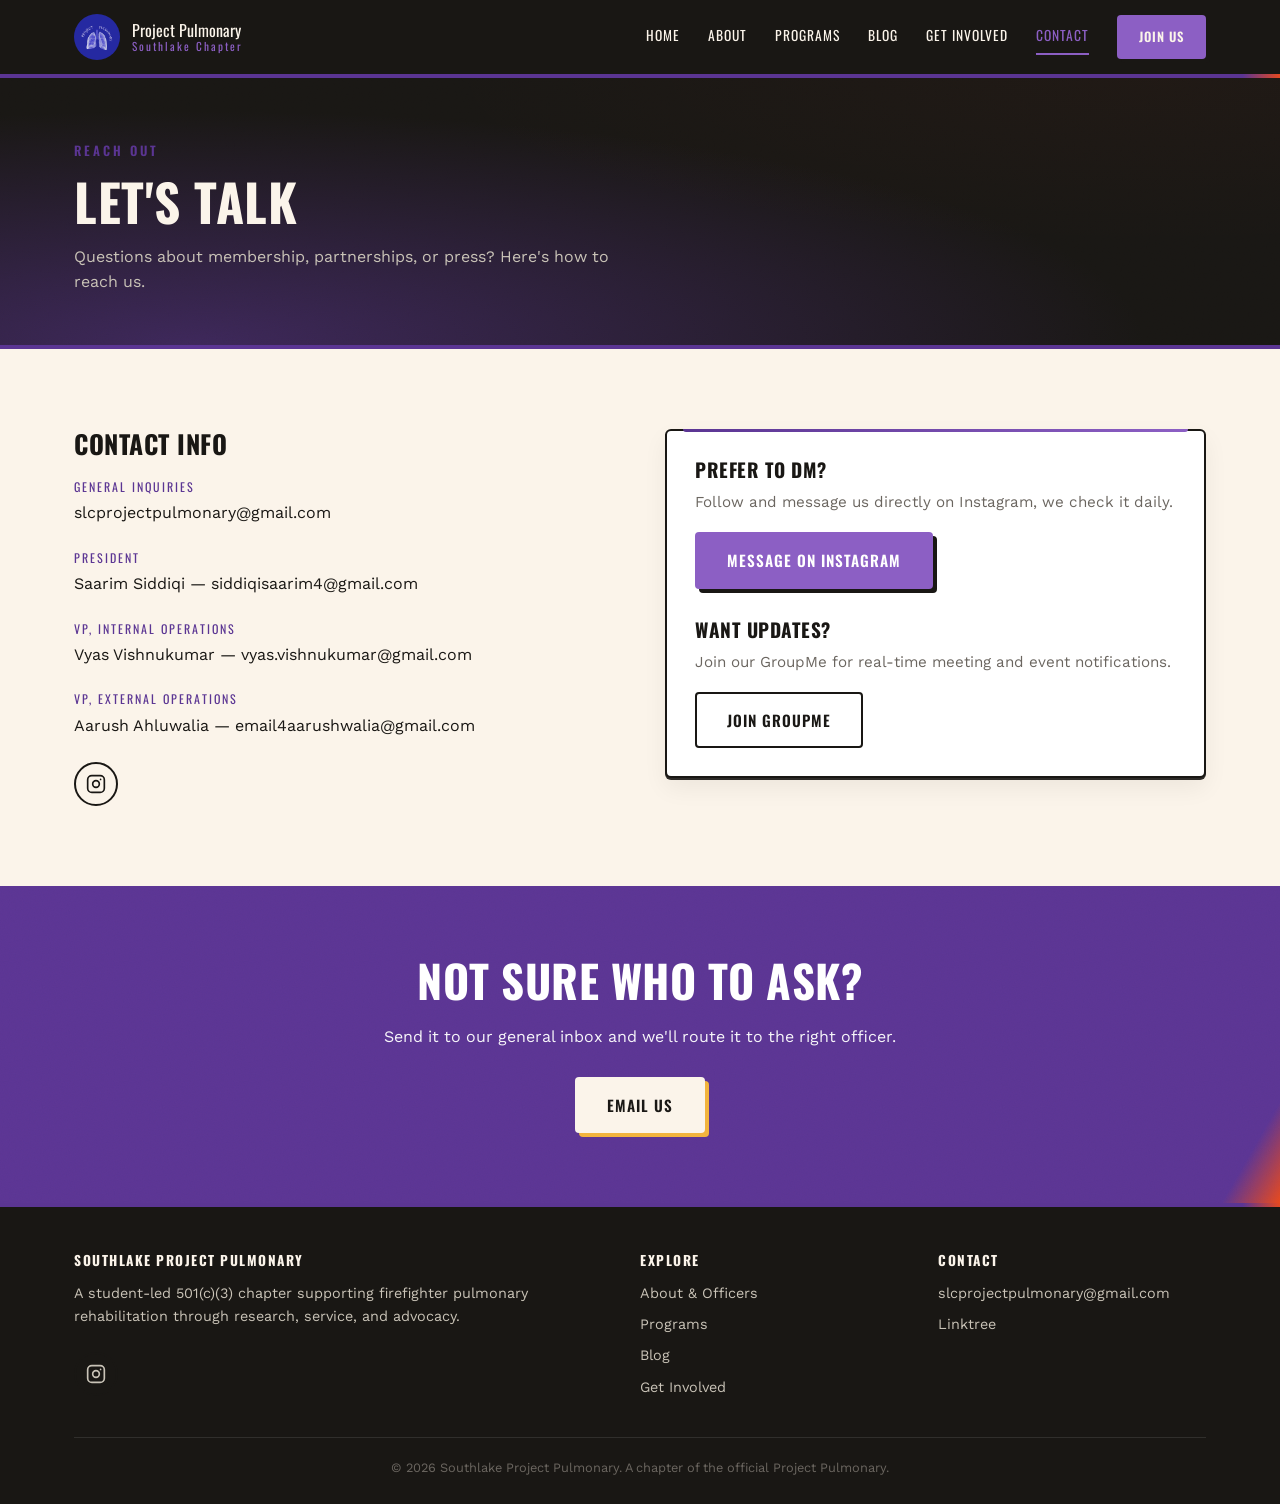
<file: southlake-project-pulmonary-site (2)/contact.html>
<!DOCTYPE html>
<html lang="en">
<head>
<meta charset="UTF-8">
<meta name="viewport" content="width=device-width, initial-scale=1.0">
<title>Contact | Southlake Project Pulmonary</title>
<link rel="icon" type="image/png" href="images/logo.png">
<meta name="description" content="Southlake Project Pulmonary is a student-led 501(c)(3) chapter supporting firefighter pulmonary rehabilitation through research, service, and advocacy.">
<link rel="stylesheet" href="css/style.css">
</head>
<body>

<header>
  <div class="nav">
    <a href="index.html" class="brand">
      <img src="images/logo.png" alt="Southlake Project Pulmonary logo">
      <div class="brand-text">Project Pulmonary<span>Southlake Chapter</span></div>
    </a>
    <button class="navtoggle" aria-label="Toggle menu">&#9776;</button>
    <nav class="navlinks">
      <a href="index.html">Home</a>
      <a href="about.html">About</a>
      <a href="programs.html">Programs</a>
      <a href="blog.html">Blog</a>
      <a href="get-involved.html">Get Involved</a>
      <a href="contact.html" class="active">Contact</a>
      <a href="get-involved.html" class="btn btn-primary">Join Us</a>
    </nav>
  </div>
</header>

<section class="page-hero grain">
  <div class="wrap">
    <span class="eyebrow">Reach Out</span>
    <h1>Let's Talk</h1>
    <p>Questions about membership, partnerships, or press? Here's how to reach us.</p>
  </div>
</section>

<section>
  <div class="wrap contact-grid">
    <div>
      <h2 style="font-size:1.6rem; margin-bottom:20px;">Contact Info</h2>
      <ul class="contact-list">
        <li>
          <span class="label">General Inquiries</span>
          <a href="mailto:slcprojectpulmonary@gmail.com">slcprojectpulmonary@gmail.com</a>
        </li>
        <li>
          <span class="label">President</span>
          Saarim Siddiqi &mdash; <a href="mailto:siddiqisaarim4@gmail.com">siddiqisaarim4@gmail.com</a>
        </li>
        <li>
          <span class="label">VP, Internal Operations</span>
          Vyas Vishnukumar &mdash; <a href="mailto:vyas.vishnukumar@gmail.com">vyas.vishnukumar@gmail.com</a>
        </li>
        <li>
          <span class="label">VP, External Operations</span>
          Aarush Ahluwalia &mdash; <a href="mailto:email4aarushwalia@gmail.com">email4aarushwalia@gmail.com</a>
        </li>
      </ul>
      <div class="socials">
        <a href="https://www.instagram.com/projectpulmonary_southlake" target="_blank" aria-label="Instagram"><svg viewBox="0 0 24 24" fill="none" stroke="currentColor" stroke-width="2"><rect x="2" y="2" width="20" height="20" rx="5"/><circle cx="12" cy="12" r="4"/><circle cx="17.5" cy="6.5" r="1" fill="currentColor" stroke="none"/></svg></a>
      </div>
    </div>

    <div class="card card-purple">
      <h3>Prefer to DM?</h3>
      <p style="margin-bottom:18px;">Follow and message us directly on Instagram, we check it daily.</p>
      <a href="https://www.instagram.com/projectpulmonary_southlake" target="_blank" class="btn btn-primary">Message on Instagram</a>

      <h3 style="margin-top:30px;">Want updates?</h3>
      <p style="margin-bottom:18px;">Join our GroupMe for real-time meeting and event notifications.</p>
      <a href="https://groupme.com/join_group/116369678/dpcU5ese" target="_blank" class="btn btn-outline">Join GroupMe</a>
    </div>
  </div>
</section>

<section class="cta-band grain">
  <div class="wrap">
    <h2>Not sure who to ask?</h2>
    <p>Send it to our general inbox and we'll route it to the right officer.</p>
    <a href="mailto:slcprojectpulmonary@gmail.com" class="btn btn-light">Email Us</a>
  </div>
</section>

<footer>
  <div class="wrap">
    <div class="footer-grid">
      <div>
        <h4>Southlake Project Pulmonary</h4>
        <p>A student-led 501(c)(3) chapter supporting firefighter pulmonary rehabilitation through research, service, and advocacy.</p>
        <div class="socials">
          <a href="https://www.instagram.com/projectpulmonary_southlake" target="_blank" aria-label="Instagram"><svg viewBox="0 0 24 24" fill="none" stroke="currentColor" stroke-width="2"><rect x="2" y="2" width="20" height="20" rx="5"/><circle cx="12" cy="12" r="4"/><circle cx="17.5" cy="6.5" r="1" fill="currentColor" stroke="none"/></svg></a>
        </div>
      </div>
      <div>
        <h4>Explore</h4>
        <ul>
          <li><a href="about.html">About &amp; Officers</a></li>
          <li><a href="programs.html">Programs</a></li>
          <li><a href="blog.html">Blog</a></li>
          <li><a href="get-involved.html">Get Involved</a></li>
        </ul>
      </div>
      <div>
        <h4>Contact</h4>
        <ul>
          <li><a href="mailto:slcprojectpulmonary@gmail.com">slcprojectpulmonary@gmail.com</a></li>
          <li><a href="https://linktr.ee/slcprojectpulmonary" target="_blank">Linktree</a></li>
        </ul>
      </div>
    </div>
    <div class="footer-bottom">&copy; 2026 Southlake Project Pulmonary. A chapter of the official Project Pulmonary.</div>
  </div>
</footer>

<script src="js/script.js"></script>
</body>
</html>
</file>
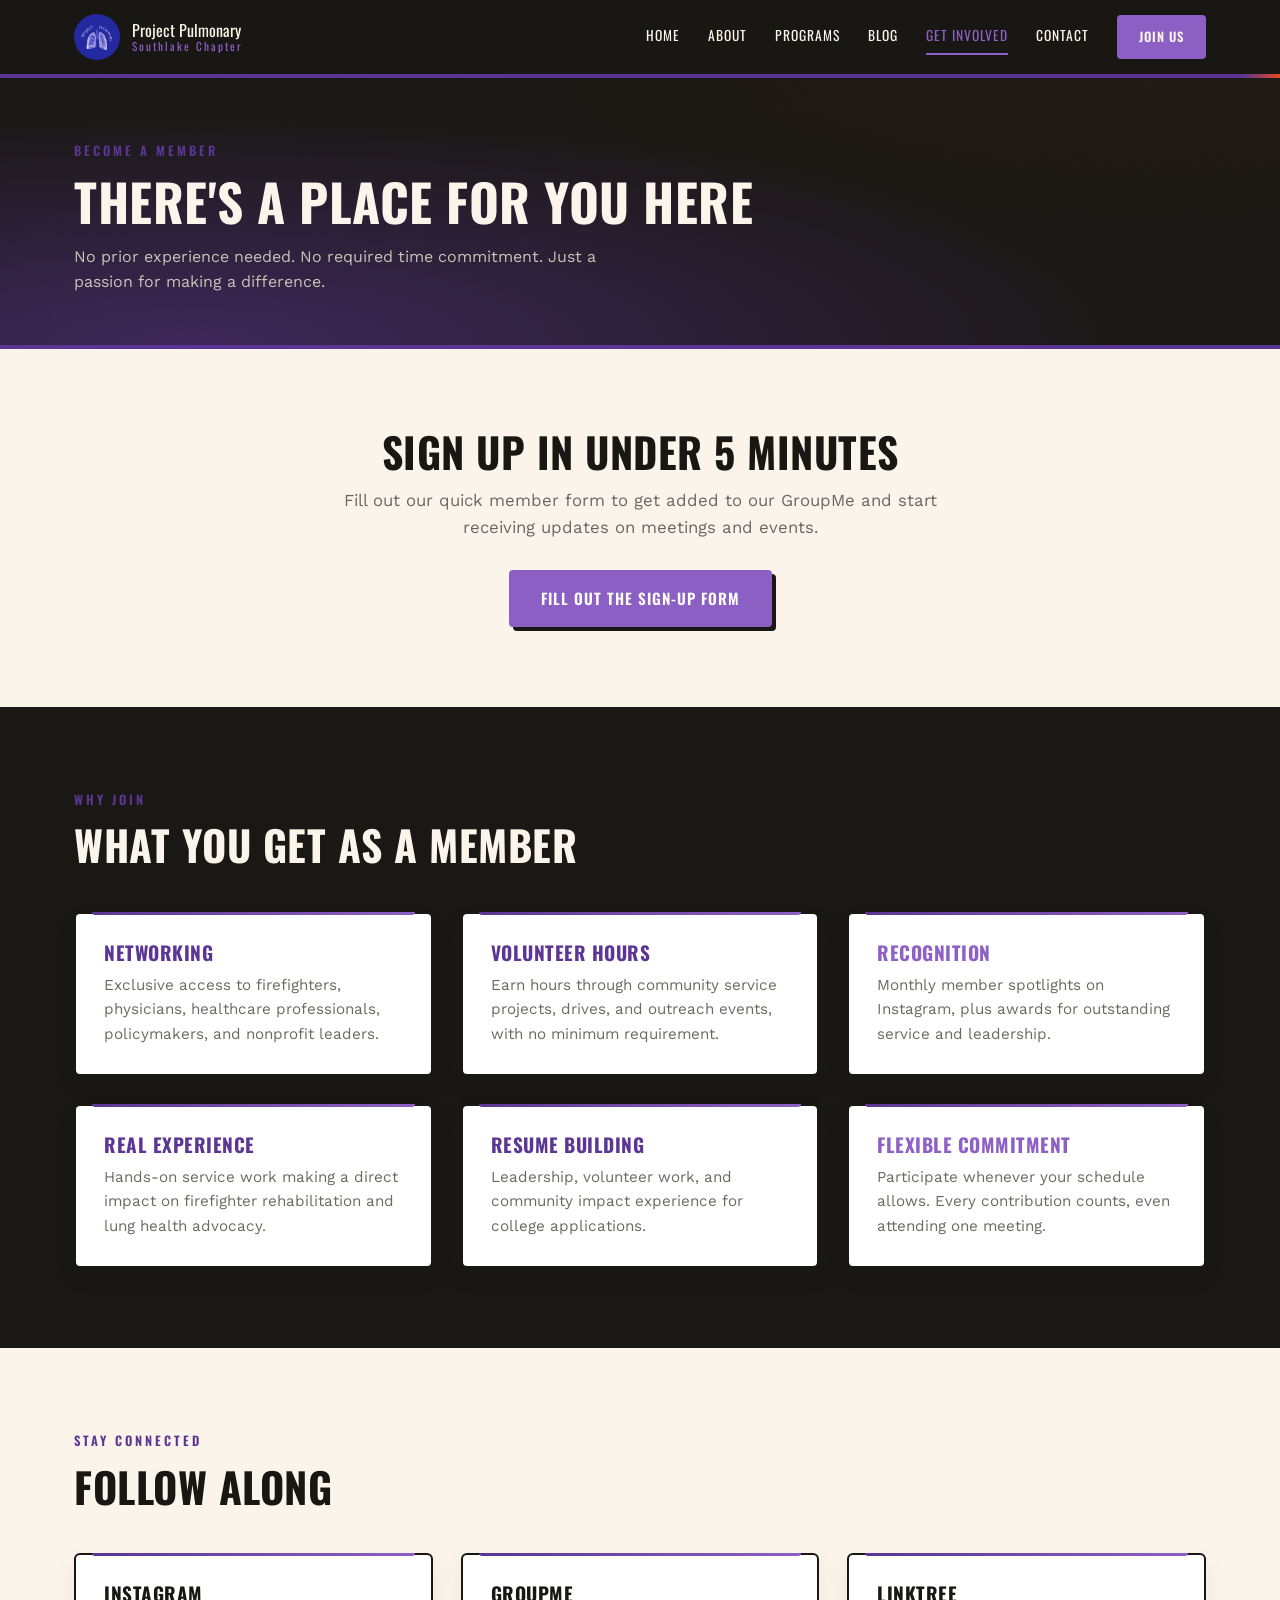
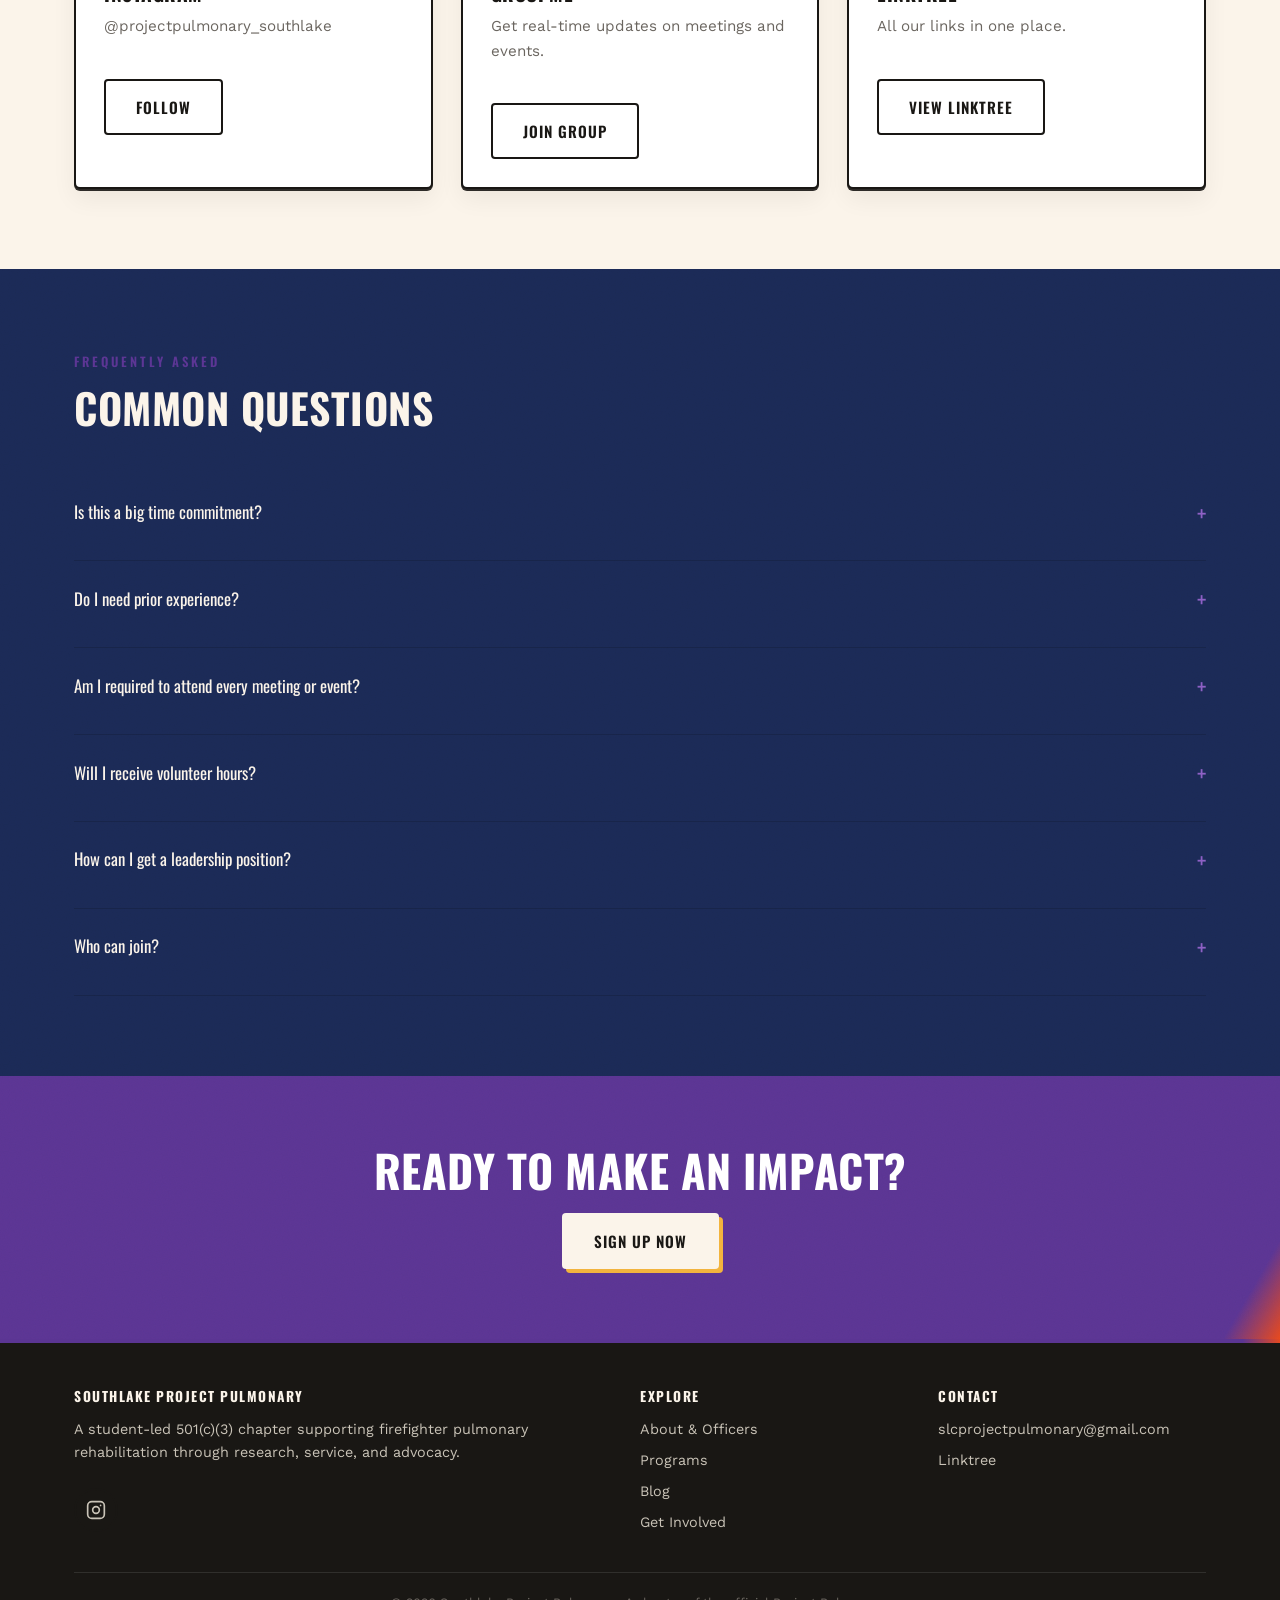
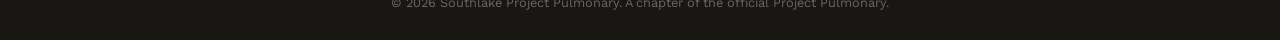
<file: southlake-project-pulmonary-site (2)/get-involved.html>
<!DOCTYPE html>
<html lang="en">
<head>
<meta charset="UTF-8">
<meta name="viewport" content="width=device-width, initial-scale=1.0">
<title>Get Involved | Southlake Project Pulmonary</title>
<link rel="icon" type="image/png" href="images/logo.png">
<meta name="description" content="Southlake Project Pulmonary is a student-led 501(c)(3) chapter supporting firefighter pulmonary rehabilitation through research, service, and advocacy.">
<link rel="stylesheet" href="css/style.css">
</head>
<body>

<header>
  <div class="nav">
    <a href="index.html" class="brand">
      <img src="images/logo.png" alt="Southlake Project Pulmonary logo">
      <div class="brand-text">Project Pulmonary<span>Southlake Chapter</span></div>
    </a>
    <button class="navtoggle" aria-label="Toggle menu">&#9776;</button>
    <nav class="navlinks">
      <a href="index.html">Home</a>
      <a href="about.html">About</a>
      <a href="programs.html">Programs</a>
      <a href="blog.html">Blog</a>
      <a href="get-involved.html" class="active">Get Involved</a>
      <a href="contact.html">Contact</a>
      <a href="get-involved.html" class="btn btn-primary">Join Us</a>
    </nav>
  </div>
</header>

<section class="page-hero grain">
  <div class="wrap">
    <span class="eyebrow">Become a Member</span>
    <h1>There's a place for you here</h1>
    <p>No prior experience needed. No required time commitment. Just a passion for making a difference.</p>
  </div>
</section>

<section>
  <div class="wrap center">
    <div class="section-head reveal" style="margin:0 auto 30px;">
      <h2>Sign Up in Under 5 Minutes</h2>
      <p>Fill out our quick member form to get added to our GroupMe and start receiving updates on meetings and events.</p>
    </div>
    <a href="https://docs.google.com/forms/d/e/1FAIpQLSeOxOEKpP9oYsSv7wGuFHAIHpt3tDjNZaPoJS-NcwgzesRN6w/viewform?usp=dialog" target="_blank" class="btn btn-primary">Fill Out the Sign-Up Form</a>
  </div>
</section>

<section class="section-dark grain">
  <div class="wrap">
    <div class="section-head reveal">
      <span class="eyebrow">Why Join</span>
      <h2>What you get as a member</h2>
    </div>
    <div class="grid-3 reveal benefits-grid">
      <div class="card">
        <h3>Networking</h3>
        <p>Exclusive access to firefighters, physicians, healthcare professionals, policymakers, and nonprofit leaders.</p>
      </div>
      <div class="card">
        <h3>Volunteer Hours</h3>
        <p>Earn hours through community service projects, drives, and outreach events, with no minimum requirement.</p>
      </div>
      <div class="card">
        <h3>Recognition</h3>
        <p>Monthly member spotlights on Instagram, plus awards for outstanding service and leadership.</p>
      </div>
      <div class="card">
        <h3>Real Experience</h3>
        <p>Hands-on service work making a direct impact on firefighter rehabilitation and lung health advocacy.</p>
      </div>
      <div class="card">
        <h3>Resume Building</h3>
        <p>Leadership, volunteer work, and community impact experience for college applications.</p>
      </div>
      <div class="card">
        <h3>Flexible Commitment</h3>
        <p>Participate whenever your schedule allows. Every contribution counts, even attending one meeting.</p>
      </div>
    </div>
  </div>
</section>

<section>
  <div class="wrap">
    <div class="section-head reveal">
      <span class="eyebrow">Stay Connected</span>
      <h2>Follow along</h2>
    </div>
    <div class="grid-3 reveal">
      <div class="card card-purple">
        <h3>Instagram</h3>
        <p>@projectpulmonary_southlake</p>
        <a href="https://www.instagram.com/projectpulmonary_southlake" target="_blank" class="btn btn-outline mt-40">Follow</a>
      </div>
      <div class="card card-purple">
        <h3>GroupMe</h3>
        <p>Get real-time updates on meetings and events.</p>
        <a href="https://groupme.com/join_group/116369678/dpcU5ese" target="_blank" class="btn btn-outline mt-40">Join Group</a>
      </div>
      <div class="card card-purple">
        <h3>Linktree</h3>
        <p>All our links in one place.</p>
        <a href="https://linktr.ee/slcprojectpulmonary" target="_blank" class="btn btn-outline mt-40">View Linktree</a>
      </div>
    </div>
  </div>
</section>

<section class="section-navy grain">
  <div class="wrap">
    <div class="section-head reveal">
      <span class="eyebrow">Frequently Asked</span>
      <h2>Common questions</h2>
    </div>

    <div class="faq-item">
      <div class="faq-q"><span>Is this a big time commitment?</span><span class="plus">+</span></div>
      <div class="faq-a"><p>The time commitment is whatever you choose it to be. We don't require a set number of events or meetings; participate whenever you want.</p></div>
    </div>
    <div class="faq-item">
      <div class="faq-q"><span>Do I need prior experience?</span><span class="plus">+</span></div>
      <div class="faq-a"><p>No. Anyone interested in making a difference is welcome. We provide training and guidance about pulmonary health, advocacy, and service.</p></div>
    </div>
    <div class="faq-item">
      <div class="faq-q"><span>Am I required to attend every meeting or event?</span><span class="plus">+</span></div>
      <div class="faq-a"><p>No. We encourage involvement, but you participate whenever your schedule allows. Every contribution helps.</p></div>
    </div>
    <div class="faq-item">
      <div class="faq-q"><span>Will I receive volunteer hours?</span><span class="plus">+</span></div>
      <div class="faq-a"><p>Yes! Members receive volunteer hours for every initiative they attend.</p></div>
    </div>
    <div class="faq-item">
      <div class="faq-q"><span>How can I get a leadership position?</span><span class="plus">+</span></div>
      <div class="faq-a"><p>Leadership opens around April. The best way in is consistent engagement, bringing friends to meetings, and attending as many initiatives as possible.</p></div>
    </div>
    <div class="faq-item">
      <div class="faq-q"><span>Who can join?</span><span class="plus">+</span></div>
      <div class="faq-a"><p>Any Southlake Carroll student (grades 9&ndash;12) passionate about community service, public health, and supporting firefighters is welcome.</p></div>
    </div>
  </div>
</section>

<section class="cta-band grain">
  <div class="wrap">
    <h2>Ready to make an impact?</h2>
    <a href="https://docs.google.com/forms/d/e/1FAIpQLSeOxOEKpP9oYsSv7wGuFHAIHpt3tDjNZaPoJS-NcwgzesRN6w/viewform?usp=dialog" target="_blank" class="btn btn-light">Sign Up Now</a>
  </div>
</section>

<footer>
  <div class="wrap">
    <div class="footer-grid">
      <div>
        <h4>Southlake Project Pulmonary</h4>
        <p>A student-led 501(c)(3) chapter supporting firefighter pulmonary rehabilitation through research, service, and advocacy.</p>
        <div class="socials">
          <a href="https://www.instagram.com/projectpulmonary_southlake" target="_blank" aria-label="Instagram"><svg viewBox="0 0 24 24" fill="none" stroke="currentColor" stroke-width="2"><rect x="2" y="2" width="20" height="20" rx="5"/><circle cx="12" cy="12" r="4"/><circle cx="17.5" cy="6.5" r="1" fill="currentColor" stroke="none"/></svg></a>
        </div>
      </div>
      <div>
        <h4>Explore</h4>
        <ul>
          <li><a href="about.html">About &amp; Officers</a></li>
          <li><a href="programs.html">Programs</a></li>
          <li><a href="blog.html">Blog</a></li>
          <li><a href="get-involved.html">Get Involved</a></li>
        </ul>
      </div>
      <div>
        <h4>Contact</h4>
        <ul>
          <li><a href="mailto:slcprojectpulmonary@gmail.com">slcprojectpulmonary@gmail.com</a></li>
          <li><a href="https://linktr.ee/slcprojectpulmonary" target="_blank">Linktree</a></li>
        </ul>
      </div>
    </div>
    <div class="footer-bottom">&copy; 2026 Southlake Project Pulmonary. A chapter of the official Project Pulmonary.</div>
  </div>
</footer>

<script src="js/script.js"></script>
</body>
</html>
</file>
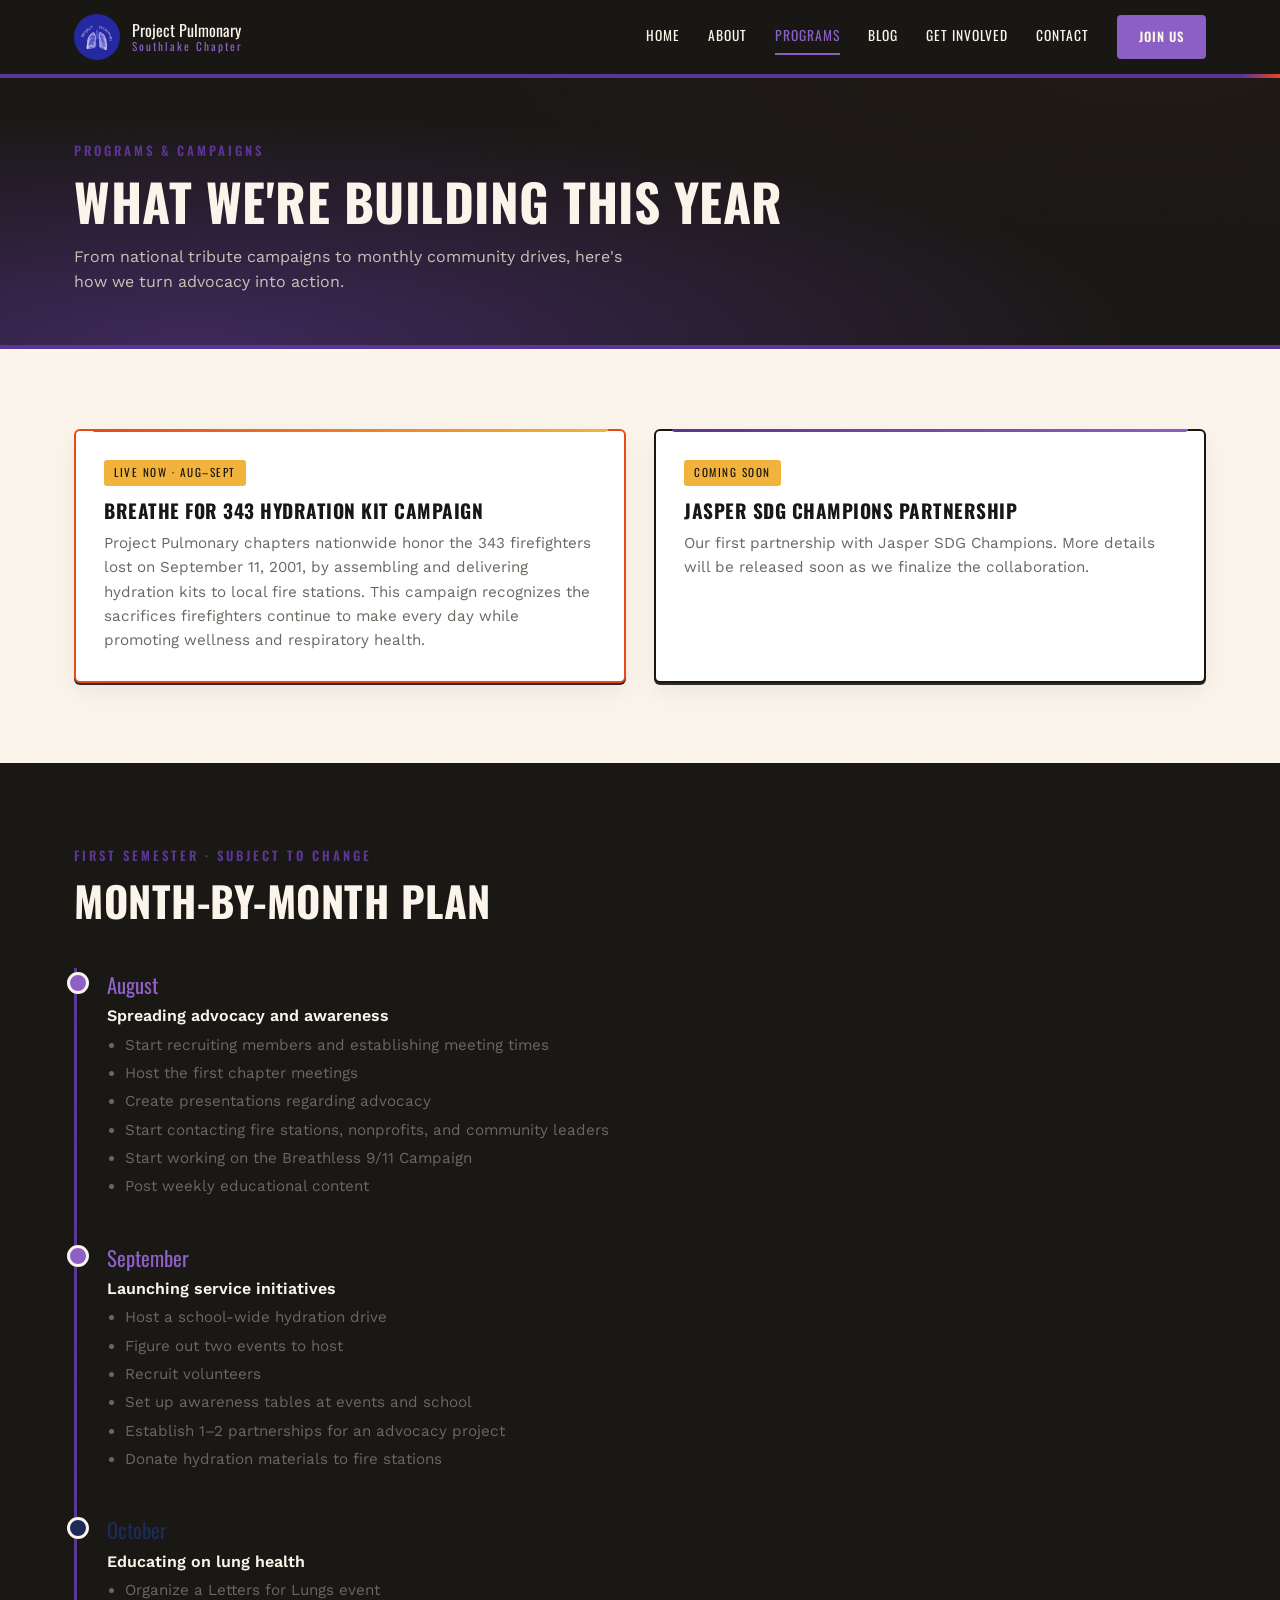
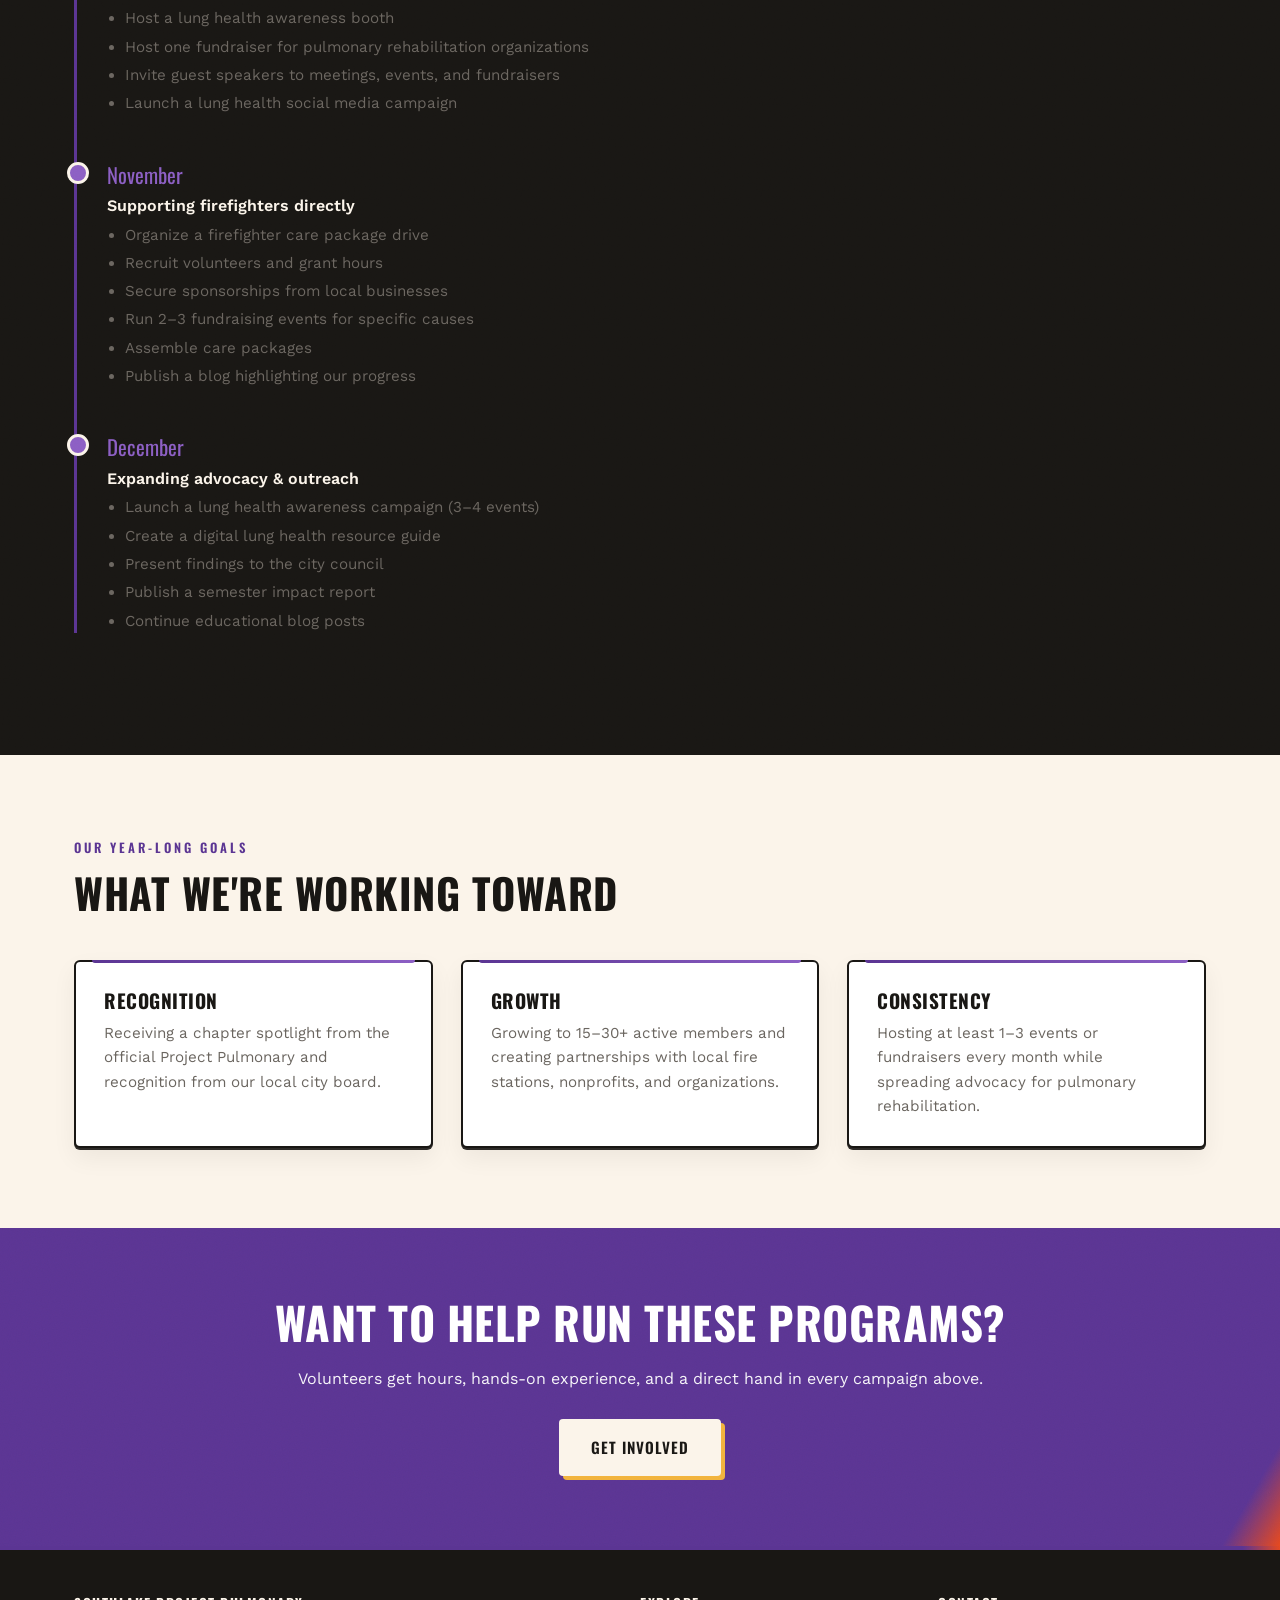
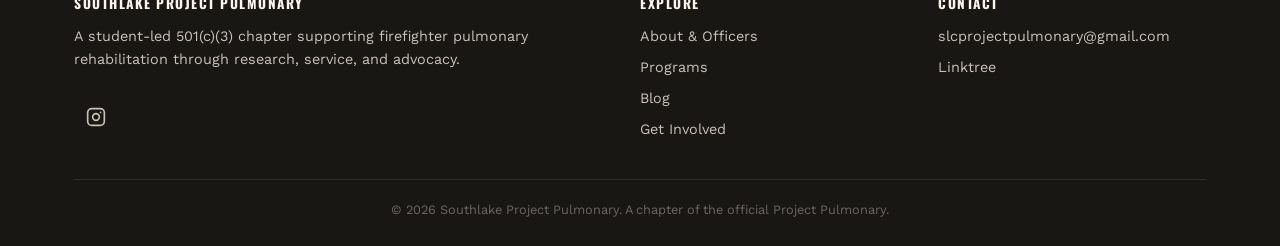
<file: southlake-project-pulmonary-site (2)/programs.html>
<!DOCTYPE html>
<html lang="en">
<head>
<meta charset="UTF-8">
<meta name="viewport" content="width=device-width, initial-scale=1.0">
<title>Programs &amp; Campaigns | Southlake Project Pulmonary</title>
<link rel="icon" type="image/png" href="images/logo.png">
<meta name="description" content="Southlake Project Pulmonary is a student-led 501(c)(3) chapter supporting firefighter pulmonary rehabilitation through research, service, and advocacy.">
<link rel="stylesheet" href="css/style.css">
</head>
<body>

<header>
  <div class="nav">
    <a href="index.html" class="brand">
      <img src="images/logo.png" alt="Southlake Project Pulmonary logo">
      <div class="brand-text">Project Pulmonary<span>Southlake Chapter</span></div>
    </a>
    <button class="navtoggle" aria-label="Toggle menu">&#9776;</button>
    <nav class="navlinks">
      <a href="index.html">Home</a>
      <a href="about.html">About</a>
      <a href="programs.html" class="active">Programs</a>
      <a href="blog.html">Blog</a>
      <a href="get-involved.html">Get Involved</a>
      <a href="contact.html">Contact</a>
      <a href="get-involved.html" class="btn btn-primary">Join Us</a>
    </nav>
  </div>
</header>

<section class="page-hero grain">
  <div class="wrap">
    <span class="eyebrow">Programs &amp; Campaigns</span>
    <h1>What we're building this year</h1>
    <p>From national tribute campaigns to monthly community drives, here's how we turn advocacy into action.</p>
  </div>
</section>

<section>
  <div class="wrap">
    <div class="grid-2 reveal">
      <div class="card card-ember">
        <span class="tag">Live Now &middot; Aug&ndash;Sept</span>
        <h3>Breathe for 343 Hydration Kit Campaign</h3>
        <p>Project Pulmonary chapters nationwide honor the 343 firefighters lost on September 11, 2001, by assembling and delivering hydration kits to local fire stations. This campaign recognizes the sacrifices firefighters continue to make every day while promoting wellness and respiratory health.</p>
      </div>
      <div class="card card-purple">
        <span class="tag">Coming Soon</span>
        <h3>Jasper SDG Champions Partnership</h3>
        <p>Our first partnership with Jasper SDG Champions. More details will be released soon as we finalize the collaboration.</p>
      </div>
    </div>
  </div>
</section>

<section class="section-dark grain">
  <div class="wrap">
    <div class="section-head reveal">
      <span class="eyebrow">First Semester &middot; Subject to Change</span>
      <h2>Month-by-Month Plan</h2>
    </div>

    <div class="timeline reveal">
      <div class="tl-item">
        <div class="tl-month">August</div>
        <h4 style="color:#FBF4EA;">Spreading advocacy and awareness</h4>
        <ul>
          <li>Start recruiting members and establishing meeting times</li>
          <li>Host the first chapter meetings</li>
          <li>Create presentations regarding advocacy</li>
          <li>Start contacting fire stations, nonprofits, and community leaders</li>
          <li>Start working on the Breathless 9/11 Campaign</li>
          <li>Post weekly educational content</li>
        </ul>
      </div>
      <div class="tl-item">
        <div class="tl-month">September</div>
        <h4 style="color:#FBF4EA;">Launching service initiatives</h4>
        <ul>
          <li>Host a school-wide hydration drive</li>
          <li>Figure out two events to host</li>
          <li>Recruit volunteers</li>
          <li>Set up awareness tables at events and school</li>
          <li>Establish 1&ndash;2 partnerships for an advocacy project</li>
          <li>Donate hydration materials to fire stations</li>
        </ul>
      </div>
      <div class="tl-item">
        <div class="tl-month">October</div>
        <h4 style="color:#FBF4EA;">Educating on lung health</h4>
        <ul>
          <li>Organize a Letters for Lungs event</li>
          <li>Host a lung health awareness booth</li>
          <li>Host one fundraiser for pulmonary rehabilitation organizations</li>
          <li>Invite guest speakers to meetings, events, and fundraisers</li>
          <li>Launch a lung health social media campaign</li>
        </ul>
      </div>
      <div class="tl-item">
        <div class="tl-month">November</div>
        <h4 style="color:#FBF4EA;">Supporting firefighters directly</h4>
        <ul>
          <li>Organize a firefighter care package drive</li>
          <li>Recruit volunteers and grant hours</li>
          <li>Secure sponsorships from local businesses</li>
          <li>Run 2&ndash;3 fundraising events for specific causes</li>
          <li>Assemble care packages</li>
          <li>Publish a blog highlighting our progress</li>
        </ul>
      </div>
      <div class="tl-item">
        <div class="tl-month">December</div>
        <h4 style="color:#FBF4EA;">Expanding advocacy &amp; outreach</h4>
        <ul>
          <li>Launch a lung health awareness campaign (3&ndash;4 events)</li>
          <li>Create a digital lung health resource guide</li>
          <li>Present findings to the city council</li>
          <li>Publish a semester impact report</li>
          <li>Continue educational blog posts</li>
        </ul>
      </div>
    </div>
  </div>
</section>

<section>
  <div class="wrap">
    <div class="section-head reveal">
      <span class="eyebrow">Our Year-Long Goals</span>
      <h2>What we're working toward</h2>
    </div>
    <div class="grid-3 reveal">
      <div class="card">
        <h3>Recognition</h3>
        <p>Receiving a chapter spotlight from the official Project Pulmonary and recognition from our local city board.</p>
      </div>
      <div class="card">
        <h3>Growth</h3>
        <p>Growing to 15&ndash;30+ active members and creating partnerships with local fire stations, nonprofits, and organizations.</p>
      </div>
      <div class="card">
        <h3>Consistency</h3>
        <p>Hosting at least 1&ndash;3 events or fundraisers every month while spreading advocacy for pulmonary rehabilitation.</p>
      </div>
    </div>
  </div>
</section>

<section class="cta-band grain">
  <div class="wrap">
    <h2>Want to help run these programs?</h2>
    <p>Volunteers get hours, hands-on experience, and a direct hand in every campaign above.</p>
    <a href="get-involved.html" class="btn btn-light">Get Involved</a>
  </div>
</section>

<footer>
  <div class="wrap">
    <div class="footer-grid">
      <div>
        <h4>Southlake Project Pulmonary</h4>
        <p>A student-led 501(c)(3) chapter supporting firefighter pulmonary rehabilitation through research, service, and advocacy.</p>
        <div class="socials">
          <a href="https://www.instagram.com/projectpulmonary_southlake" target="_blank" aria-label="Instagram"><svg viewBox="0 0 24 24" fill="none" stroke="currentColor" stroke-width="2"><rect x="2" y="2" width="20" height="20" rx="5"/><circle cx="12" cy="12" r="4"/><circle cx="17.5" cy="6.5" r="1" fill="currentColor" stroke="none"/></svg></a>
        </div>
      </div>
      <div>
        <h4>Explore</h4>
        <ul>
          <li><a href="about.html">About &amp; Officers</a></li>
          <li><a href="programs.html">Programs</a></li>
          <li><a href="blog.html">Blog</a></li>
          <li><a href="get-involved.html">Get Involved</a></li>
        </ul>
      </div>
      <div>
        <h4>Contact</h4>
        <ul>
          <li><a href="mailto:slcprojectpulmonary@gmail.com">slcprojectpulmonary@gmail.com</a></li>
          <li><a href="https://linktr.ee/slcprojectpulmonary" target="_blank">Linktree</a></li>
        </ul>
      </div>
    </div>
    <div class="footer-bottom">&copy; 2026 Southlake Project Pulmonary. A chapter of the official Project Pulmonary.</div>
  </div>
</footer>

<script src="js/script.js"></script>
</body>
</html>
</file>
<file: southlake-project-pulmonary-site (2)/css/style.css>
/* ===========================================================
   SOUTHLAKE PROJECT PULMONARY — Design Tokens
   Palette: Ember #E8491D, Char #191714, Cream #FBF4EA,
            Navy #1B2A56, Gold #F2B33D, Ash #6B6660
   Display: Oswald / Body: Work Sans
=========================================================== */

@import url('https://fonts.googleapis.com/css2?family=Oswald:wght@400;500;600;700&family=Work+Sans:wght@400;500;600;700&display=swap');

:root{
  --ember:#E8491D;
  --ember-dark:#C93815;
  --char:#191714;
  --cream:#FBF4EA;
  --navy:#1B2A56;
  --purple:#5B3593;
  --purple-light:#8C5FC4;
  --gold:#F2B33D;
  --ash:#6B6660;
  --white:#FFFFFF;

  --display: 'Oswald', sans-serif;
  --body: 'Work Sans', sans-serif;

  --maxw: 1180px;
}

*{ margin:0; padding:0; box-sizing:border-box; }

html{ scroll-behavior:smooth; }

body{
  font-family: var(--body);
  color: var(--char);
  background: var(--cream);
  line-height:1.6;
  -webkit-font-smoothing:antialiased;
}

img{ max-width:100%; display:block; }

a{ color:inherit; text-decoration:none; }

.wrap{
  max-width: var(--maxw);
  margin: 0 auto;
  padding: 0 24px;
}

h1,h2,h3,h4{
  font-family: var(--display);
  text-transform: uppercase;
  letter-spacing: 0.5px;
  line-height:1.1;
}

.eyebrow{
  font-family: var(--display);
  font-size: 0.8rem;
  letter-spacing: 3px;
  text-transform: uppercase;
  color: var(--purple);
  font-weight:600;
  display:inline-block;
  margin-bottom: 12px;
}

.btn{
  display:inline-block;
  font-family: var(--display);
  text-transform: uppercase;
  letter-spacing: 1px;
  font-weight:600;
  font-size:0.95rem;
  padding: 14px 30px;
  border-radius: 4px;
  border: 2px solid transparent;
  cursor:pointer;
  transition: transform .15s ease, box-shadow .15s ease;
}
.btn:hover{ transform: translateY(-2px); }
.btn-primary{
  background: var(--purple-light);
  color: var(--white);
  box-shadow: 4px 4px 0 var(--char);
}
.btn-primary:hover{ box-shadow: 6px 6px 0 var(--char); }
.btn-outline{
  background:transparent;
  border-color: var(--char);
  color: var(--char);
}
.btn-outline:hover{ background: var(--char); color: var(--cream); }
.btn-light{
  background: var(--cream);
  color: var(--char);
  box-shadow: 4px 4px 0 var(--gold);
}
.btn-purple{
  background: var(--purple);
  color: var(--white);
  box-shadow: 4px 4px 0 var(--char);
}
.btn-purple:hover{ box-shadow: 6px 6px 0 var(--char); }

.eyebrow-purple{ color: var(--purple-light); }
.card-purple{ border-color: var(--purple); }
.card-purple .tag{ background: var(--purple); color: var(--white); }

/* benefit cards sit on a dark section; give headings real color instead of inherited pale cream */
.benefits-grid .card h3{ color: var(--purple); }
.benefits-grid .card:nth-child(3n) h3{ color: var(--purple-light); }

/* ---------------- HEADER ---------------- */
header{
  position: sticky;
  top:0;
  z-index: 500;
  background: var(--char);
  border-bottom: 4px solid transparent;
  border-image: linear-gradient(90deg, var(--purple) 0%, var(--purple) 97%, var(--ember) 100%);
  border-image-slice: 1;
}
.nav{
  display:flex;
  align-items:center;
  justify-content:space-between;
  padding: 14px 24px;
  max-width: var(--maxw);
  margin: 0 auto;
}
.brand{
  display:flex;
  align-items:center;
  gap:12px;
}
.brand img{
  height:46px;
  width:46px;
  border-radius:50%;
  background: var(--navy);
}
.brand-text{
  font-family: var(--display);
  color: var(--cream);
  font-size: 1rem;
  line-height:1.15;
}
.brand-text span{
  display:block;
  color: var(--purple-light);
  font-size:0.7rem;
  letter-spacing:2px;
}
.navlinks{
  display:flex;
  gap: 28px;
  align-items:center;
}
.navlinks a{
  color: var(--cream);
  font-family: var(--display);
  font-size: 0.85rem;
  letter-spacing: 1px;
  text-transform: uppercase;
  padding: 6px 0;
  border-bottom: 2px solid transparent;
  transition: border-color .15s, color .15s;
}
.navlinks a:hover, .navlinks a.active{
  color: var(--purple-light);
  border-color: var(--purple-light);
}
.navlinks .btn{ padding: 10px 20px; font-size:0.8rem; }
.navtoggle{
  display:none;
  background:none;
  border:none;
  color: var(--cream);
  font-size:1.8rem;
  cursor:pointer;
}

@media (max-width: 860px){
  .navtoggle{ display:block; }
  .navlinks{
    position:absolute;
    top:100%;
    left:0; right:0;
    background: var(--char);
    flex-direction:column;
    align-items:flex-start;
    padding: 20px 24px 28px;
    gap: 18px;
    display:none;
    border-bottom: 4px solid var(--purple);
  }
  .navlinks.open{ display:flex; }
}

/* ---------------- HERO ---------------- */
.hero{
  background: var(--char);
  color: var(--cream);
  position:relative;
  overflow:hidden;
  padding: 90px 0 70px;
}
.hero::before{
  content:"";
  position:absolute;
  inset:0;
  background:
    radial-gradient(ellipse at 80% 8%, rgba(232,73,29,0.04), transparent 40%),
    radial-gradient(ellipse at 25% 20%, rgba(91,53,147,0.55), transparent 58%),
    radial-gradient(ellipse at 10% 95%, rgba(27,42,86,0.75), transparent 62%);
  pointer-events:none;
}
.hero-inner{
  position:relative;
  z-index:2;
  max-width: 760px;
}
.hero h1{
  font-size: clamp(2.6rem, 6vw, 4.6rem);
  margin-bottom: 20px;
}
.hero h1 em{
  font-style:normal;
  color: var(--purple-light);
}
.hero p.lead{
  font-size: 1.15rem;
  color: #E7E2D8;
  max-width: 560px;
  margin-bottom: 32px;
}
.hero-ctas{ display:flex; gap:16px; flex-wrap:wrap; }

/* pulse line signature element */
.pulse-wrap{
  position:relative;
  z-index:2;
  margin-top: 60px;
  border-top: 1px solid rgba(255,255,255,0.15);
  padding-top: 18px;
}
.pulse-label{
  font-family: var(--display);
  font-size: 0.75rem;
  letter-spacing: 3px;
  text-transform:uppercase;
  color: var(--ash);
  margin-bottom: 8px;
}
.pulse-svg{ width:100%; height:60px; display:block; }
.pulse-path{
  fill:none;
  stroke: var(--purple-light);
  stroke-width:3;
  stroke-linecap: round;
  stroke-dasharray: 6 2000;
  animation: pulse-draw 4.5s linear infinite;
}
@keyframes pulse-draw{
  0%{ stroke-dashoffset: 2000; }
  70%{ stroke-dashoffset: 0; }
  100%{ stroke-dashoffset: 0; }
}
@media (prefers-reduced-motion: reduce){
  .pulse-path{ animation:none; stroke-dasharray:none; }
}

/* ---------------- STATS ---------------- */
.stats{
  background: linear-gradient(90deg, var(--purple) 0%, var(--purple) 96%, var(--ember) 100%);
  color: var(--white);
  padding: 40px 0;
}
.stats-grid{
  display:grid;
  grid-template-columns: repeat(4, 1fr);
  gap: 20px;
  text-align:center;
}
.stat-num{
  font-family: var(--display);
  font-size: clamp(1.8rem, 4vw, 2.6rem);
  font-weight:700;
}
.stat-label{
  font-size: 0.8rem;
  text-transform:uppercase;
  letter-spacing:1px;
  opacity:0.9;
}
@media (max-width: 760px){
  .stats-grid{ grid-template-columns: repeat(2,1fr); }
}

/* ---------------- SECTIONS ---------------- */
section{ padding: 80px 0; }
.section-head{
  max-width: 620px;
  margin-bottom: 44px;
}
.section-head h2{ font-size: clamp(1.8rem, 4vw, 2.6rem); }
.section-head p{ color: var(--ash); margin-top:12px; font-size:1.05rem; }

.section-dark{ background: var(--char); color: var(--cream); }
.section-dark .section-head p{ color:#C9C3B7; }
.section-navy{ background: var(--navy); color: var(--cream); }

/* card grid generic */
.grid-3{
  display:grid;
  grid-template-columns: repeat(3, 1fr);
  gap: 28px;
}
.grid-2{
  display:grid;
  grid-template-columns: repeat(2, 1fr);
  gap: 28px;
}
@media (max-width: 900px){
  .grid-3{ grid-template-columns: 1fr 1fr; }
}
@media (max-width: 620px){
  .grid-3, .grid-2{ grid-template-columns: 1fr; }
}

.card{
  background: var(--white);
  border: 2px solid var(--char);
  border-radius: 6px;
  padding: 28px;
  position:relative;
}
.card-ember{ border-color: var(--ember); }
.card h3{ font-size:1.2rem; margin-bottom:10px; }
.card p{ color: var(--ash); font-size:0.95rem; }
.card .tag{
  display:inline-block;
  font-family: var(--display);
  font-size:0.7rem;
  letter-spacing:1.5px;
  text-transform:uppercase;
  background: var(--gold);
  color: var(--char);
  padding: 4px 10px;
  border-radius:3px;
  margin-bottom: 14px;
}

/* ---------------- OFFICER BADGES ---------------- */
.officer-grid{
  display:grid;
  grid-template-columns: repeat(3, 1fr);
  gap: 26px;
}
@media (max-width: 900px){ .officer-grid{ grid-template-columns: repeat(2,1fr); } }
@media (max-width: 560px){ .officer-grid{ grid-template-columns: 1fr; } }

.officer-badge{
  background: var(--char);
  border: 3px solid var(--gold);
  border-radius: 8px;
  overflow:hidden;
  transition: transform .2s ease, box-shadow .2s ease;
  box-shadow: 0 0 0 0 rgba(91,53,147,0);
}
.officer-badge:hover{
  box-shadow: 0 10px 24px rgba(91,53,147,0.35);
  transform: translateY(-6px) rotate(-0.5deg);
}
.officer-badge img{ width:100%; height:260px; object-fit:cover; display:block; }
.officer-meta{
  padding: 16px 18px 20px;
}
.officer-meta .role{
  font-family: var(--display);
  color: var(--purple-light);
  font-size: 0.75rem;
  letter-spacing:2px;
  text-transform:uppercase;
}
.officer-badge:nth-child(5n) .officer-meta .role{ color: var(--purple-light); }
.officer-meta .name{
  font-family: var(--display);
  color: var(--cream);
  font-size: 1.1rem;
  margin-top:4px;
}
.officer-meta a{
  display:inline-block;
  margin-top:10px;
  font-size:0.8rem;
  color: var(--gold);
  border-bottom: 1px solid var(--gold);
}

/* ---------------- TIMELINE (month by month) ---------------- */
.timeline{ position:relative; padding-left: 30px; border-left: 3px solid var(--purple); }
.tl-item{ position:relative; margin-bottom: 42px; }
.tl-item::before{
  content:"";
  position:absolute;
  left:-40px; top:4px;
  width:16px; height:16px;
  border-radius:50%;
  background: var(--purple-light);
  border: 3px solid var(--cream);
}
.tl-item:nth-child(3n)::before{ background: var(--navy); }
.tl-month{
  font-family: var(--display);
  color: var(--purple-light);
  font-size:1.3rem;
  margin-bottom:6px;
}
.tl-item:nth-child(3n) .tl-month{ color: var(--navy); }
.tl-item h4{ font-size:1rem; text-transform:none; letter-spacing:0; color:var(--char); margin-bottom:8px; font-family:var(--body); font-weight:600;}
.tl-item ul{ padding-left: 18px; color: var(--ash); font-size:0.95rem; }
.tl-item ul li{ margin-bottom:4px; }

/* ---------------- FAQ ---------------- */
.faq-item{
  border-bottom: 1px solid rgba(0,0,0,0.15);
  padding: 20px 0;
}
.faq-q{
  display:flex;
  justify-content:space-between;
  align-items:center;
  cursor:pointer;
  font-family: var(--display);
  font-size: 1.05rem;
  text-transform:none;
  letter-spacing:0;
}
.faq-q .plus{ color: var(--purple-light); font-size:1.4rem; transition: transform .2s; }
.faq-a{
  margin-top: 10px;
  color: var(--ash);
  max-height:0;
  overflow:hidden;
  transition: max-height .25s ease;
}
.faq-item.open .faq-a{ max-height:400px; }
.faq-item.open .plus{ transform: rotate(45deg); }

/* ---------------- BLOG ---------------- */
.blog-card{
  background: var(--white);
  border: 2px solid var(--char);
  border-radius:6px;
  padding: 26px;
}
.blog-card .date{
  font-family: var(--display);
  font-size:0.75rem;
  letter-spacing:1.5px;
  color: var(--purple);
  text-transform:uppercase;
}
.blog-card h3{ margin: 10px 0; font-size:1.25rem; }
.blog-card p{ color: var(--ash); }
.coming-soon{
  border: 3px dashed var(--purple);
  border-radius:8px;
  padding: 50px 30px;
  text-align:center;
  color: var(--ash);
  background: rgba(91,53,147,0.06);
}
.coming-soon h3{ color: var(--char); margin-bottom:10px; }

/* ---------------- FORM / CONTACT ---------------- */
.contact-grid{
  display:grid;
  grid-template-columns: 1fr 1fr;
  gap: 50px;
  align-items:start;
}
@media (max-width: 800px){ .contact-grid{ grid-template-columns: 1fr; } }
.contact-list{ list-style:none; }
.contact-list li{ margin-bottom: 22px; }
.contact-list .label{
  font-family: var(--display);
  font-size:0.75rem;
  letter-spacing:2px;
  color: var(--purple);
  text-transform:uppercase;
  display:block;
  margin-bottom:4px;
}
.socials{ display:flex; gap:14px; margin-top:24px; }
.socials a{
  border:2px solid var(--char);
  border-radius:50%;
  width:44px; height:44px;
  display:flex; align-items:center; justify-content:center;
  font-family:var(--display);
  transition: background .15s, color .15s;
}
.socials a:hover{ background: var(--purple); color:var(--white); border-color:var(--purple); }

/* ---------------- CTA BAND ---------------- */
.cta-band{
  background: linear-gradient(120deg, var(--purple) 0%, var(--purple) 96%, var(--ember) 100%);
  color: var(--white);
  text-align:center;
  padding: 70px 0;
}
.cta-band h2{ font-size: clamp(1.8rem, 4vw, 2.8rem); margin-bottom:18px; }
.cta-band p{ margin-bottom: 28px; opacity:0.95; }

/* ---------------- FOOTER ---------------- */
footer{
  background: var(--char);
  color: #C9C3B7;
  padding: 46px 0 26px;
  font-size:0.9rem;
  border-top: 4px solid transparent;
  border-image: linear-gradient(90deg, var(--purple) 0%, var(--purple) 97%, var(--ember) 100%);
  border-image-slice: 1;
}
.footer-grid{
  display:grid;
  grid-template-columns: 2fr 1fr 1fr;
  gap: 30px;
  margin-bottom: 30px;
}
@media (max-width: 700px){ .footer-grid{ grid-template-columns: 1fr; } }
footer h4{
  color: var(--cream);
  font-size:0.85rem;
  letter-spacing:1.5px;
  margin-bottom:14px;
}
footer ul{ list-style:none; }
footer li{ margin-bottom:8px; }
footer a:hover{ color: var(--purple-light); }
.footer-bottom{
  border-top: 1px solid rgba(255,255,255,0.1);
  padding-top:20px;
  text-align:center;
  font-size:0.8rem;
  color: var(--ash);
}

/* page hero (non-home pages) */
.page-hero{
  background: var(--char);
  color: var(--cream);
  padding: 60px 0 50px;
  position:relative;
  overflow:hidden;
  border-bottom: 4px solid var(--purple);
}
.page-hero::before{
  content:"";
  position:absolute;
  inset:0;
  background:
    radial-gradient(ellipse at 90% 0%, rgba(232,73,29,0.03), transparent 45%),
    radial-gradient(ellipse at 15% 100%, rgba(91,53,147,0.55), transparent 62%);
}
.page-hero .wrap{ position:relative; z-index:2; }
.page-hero h1{ font-size: clamp(2.2rem, 5vw, 3.2rem); }
.page-hero p{ color:#C9C3B7; max-width:560px; margin-top:14px; }

/* ---------------- ELEVATION UPGRADES ---------------- */

/* scroll reveal */
.reveal{
  opacity:0;
  transform: translateY(28px);
  transition: opacity .7s cubic-bezier(.2,.7,.2,1), transform .7s cubic-bezier(.2,.7,.2,1);
}
.reveal.visible{ opacity:1; transform:none; }
@media (prefers-reduced-motion: reduce){
  .reveal{ opacity:1; transform:none; transition:none; }
}

/* header gains depth once page scrolls */
header.scrolled{
  box-shadow: 0 8px 24px rgba(0,0,0,0.35);
}

/* subtle grain texture for dark sections, adds tactile depth */
.grain{ position:relative; isolation:isolate; }
.grain::after{
  content:"";
  position:absolute; inset:0;
  pointer-events:none;
  opacity:0.05;
  mix-blend-mode: overlay;
  background-image: url("data:image/svg+xml;utf8,<svg xmlns='http://www.w3.org/2000/svg' width='120' height='120'><filter id='n'><feTurbulence type='fractalNoise' baseFrequency='0.85' numOctaves='2' stitchTiles='stitch'/></filter><rect width='100%25' height='100%25' filter='url(%23n)'/></svg>");
  z-index:1;
}

/* elevated card depth, present even before hover */
.card{
  box-shadow: 0 2px 0 rgba(25,23,20,0.9), 0 10px 24px rgba(25,23,20,0.06);
  transition: transform .25s ease, box-shadow .25s ease;
  position:relative;
}
.card::before{
  content:"";
  position:absolute;
  top:-2px; left:16px; right:16px;
  height:3px;
  border-radius:0 0 3px 3px;
  background: linear-gradient(90deg, var(--purple), var(--purple-light));
}
.card-ember::before{ background: linear-gradient(90deg, var(--ember), var(--gold)); }
.card:hover{
  transform: translateY(-4px);
  box-shadow: 0 2px 0 rgba(25,23,20,0.9), 0 16px 32px rgba(25,23,20,0.12);
}

/* officer photo subtle zoom on hover for polish */
.officer-badge{ overflow:hidden; }
.officer-badge img{ transition: transform .5s ease; }
.officer-badge:hover img{ transform: scale(1.06); }

/* refined social icon buttons */
.socials a{
  display:flex; align-items:center; justify-content:center;
}
.socials svg{ width:20px; height:20px; }

/* hero kicker pill */
.kicker-pill{
  display:inline-flex;
  align-items:center;
  gap:8px;
  background: rgba(91,53,147,0.18);
  border: 1px solid rgba(140,95,196,0.5);
  color: var(--purple-light);
  font-family: var(--display);
  font-size: 0.72rem;
  letter-spacing: 2px;
  text-transform: uppercase;
  padding: 7px 16px;
  border-radius: 30px;
  margin-bottom: 22px;
}
.kicker-pill .dot{
  width:6px; height:6px; border-radius:50%;
  background: var(--purple-light);
  box-shadow: 0 0 0 0 rgba(140,95,196,0.6);
  animation: dot-pulse 2s infinite;
}
@keyframes dot-pulse{
  0%{ box-shadow: 0 0 0 0 rgba(140,95,196,0.6); }
  70%{ box-shadow: 0 0 0 6px rgba(140,95,196,0); }
  100%{ box-shadow: 0 0 0 0 rgba(140,95,196,0); }
}

/* stat icons */
.stat-icon{
  width:28px; height:28px;
  margin: 0 auto 8px;
  opacity:0.9;
}

/* section divider motif (flame/lung inspired wave) */
.divider{
  display:block;
  width:100%;
  height:46px;
}

/* footer link hover micro-motion */
footer a{ transition: color .15s ease, padding-left .15s ease; }
footer li a:hover{ padding-left:4px; }

/* utility */
.center{ text-align:center; }
.mt-40{ margin-top:40px; }
</file>
<file: southlake-project-pulmonary-site (5)/css/style.css>
/* ===========================================================
   SOUTHLAKE PROJECT PULMONARY — Design Tokens
   Palette: Ember #E8491D, Char #191714, Cream #FBF4EA,
            Navy #1B2A56, Gold #F2B33D, Ash #6B6660
   Display: Oswald / Body: Work Sans
=========================================================== */

@import url('https://fonts.googleapis.com/css2?family=Oswald:wght@400;500;600;700&family=Work+Sans:wght@400;500;600;700&display=swap');

:root{
  --ember:#E8491D;
  --ember-dark:#C93815;
  --char:#191714;
  --cream:#FBF4EA;
  --navy:#1B2A56;
  --purple:#5B3593;
  --purple-light:#8C5FC4;
  --gold:#F2B33D;
  --ash:#6B6660;
  --white:#FFFFFF;

  --display: 'Oswald', sans-serif;
  --body: 'Work Sans', sans-serif;

  --maxw: 1180px;
}

*{ margin:0; padding:0; box-sizing:border-box; }

html{ scroll-behavior:smooth; }

body{
  font-family: var(--body);
  color: var(--char);
  background: var(--cream);
  line-height:1.6;
  -webkit-font-smoothing:antialiased;
}

img{ max-width:100%; display:block; }

a{ color:inherit; text-decoration:none; }

.wrap{
  max-width: var(--maxw);
  margin: 0 auto;
  padding: 0 24px;
}

h1,h2,h3,h4{
  font-family: var(--display);
  text-transform: uppercase;
  letter-spacing: 0.5px;
  line-height:1.1;
}

.eyebrow{
  font-family: var(--display);
  font-size: 0.8rem;
  letter-spacing: 3px;
  text-transform: uppercase;
  color: var(--purple);
  font-weight:600;
  display:inline-block;
  margin-bottom: 12px;
}

.btn{
  display:inline-block;
  font-family: var(--display);
  text-transform: uppercase;
  letter-spacing: 1px;
  font-weight:600;
  font-size:0.95rem;
  padding: 14px 30px;
  border-radius: 4px;
  border: 2px solid transparent;
  cursor:pointer;
  transition: transform .15s ease, box-shadow .15s ease;
}
.btn:hover{ transform: translateY(-2px); }
.btn-primary{
  background: var(--purple-light);
  color: var(--white);
  box-shadow: 4px 4px 0 var(--char);
}
.btn-primary:hover{ box-shadow: 6px 6px 0 var(--char); }
.btn-outline{
  background:transparent;
  border-color: var(--char);
  color: var(--char);
}
.btn-outline:hover{ background: var(--char); color: var(--cream); }
.btn-light{
  background: var(--cream);
  color: var(--char);
  box-shadow: 4px 4px 0 var(--gold);
}
.btn-purple{
  background: var(--purple);
  color: var(--white);
  box-shadow: 4px 4px 0 var(--char);
}
.btn-purple:hover{ box-shadow: 6px 6px 0 var(--char); }

.eyebrow-purple{ color: var(--purple-light); }
.card-purple{ border-color: var(--purple); }
.card-purple .tag{ background: var(--purple); color: var(--white); }

/* benefit cards sit on a dark section; give headings real color instead of inherited pale cream */
.benefits-grid .card h3{ color: var(--purple); }
.benefits-grid .card:nth-child(3n) h3{ color: var(--purple-light); }

/* gofundme card also sits on a dark section, same fix */
.gofundme-card h3{ color: var(--purple); }

/* ---------------- HEADER ---------------- */
header{
  position: sticky;
  top:0;
  z-index: 500;
  background: var(--char);
  border-bottom: 4px solid transparent;
  border-image: linear-gradient(90deg, var(--purple) 0%, var(--purple) 97%, var(--ember) 100%);
  border-image-slice: 1;
}
.nav{
  display:flex;
  align-items:center;
  justify-content:space-between;
  padding: 14px 24px;
  max-width: var(--maxw);
  margin: 0 auto;
}
.brand{
  display:flex;
  align-items:center;
  gap:12px;
}
.brand img{
  height:46px;
  width:46px;
  border-radius:50%;
  background: var(--navy);
}
.brand-text{
  font-family: var(--display);
  color: var(--cream);
  font-size: 1rem;
  line-height:1.15;
}
.brand-text span{
  display:block;
  color: var(--purple-light);
  font-size:0.7rem;
  letter-spacing:2px;
}
.navlinks{
  display:flex;
  gap: 28px;
  align-items:center;
}
.navlinks a{
  color: var(--cream);
  font-family: var(--display);
  font-size: 0.85rem;
  letter-spacing: 1px;
  text-transform: uppercase;
  padding: 6px 0;
  border-bottom: 2px solid transparent;
  transition: border-color .15s, color .15s;
}
.navlinks a:hover, .navlinks a.active{
  color: var(--purple-light);
  border-color: var(--purple-light);
}
.navlinks .btn{ padding: 10px 20px; font-size:0.8rem; }
.navtoggle{
  display:none;
  background:none;
  border:none;
  color: var(--cream);
  font-size:1.8rem;
  cursor:pointer;
}

@media (max-width: 860px){
  .navtoggle{ display:block; }
  .navlinks{
    position:absolute;
    top:100%;
    left:0; right:0;
    background: var(--char);
    flex-direction:column;
    align-items:flex-start;
    padding: 20px 24px 28px;
    gap: 18px;
    display:none;
    border-bottom: 4px solid var(--purple);
  }
  .navlinks.open{ display:flex; }
}

/* ---------------- HERO ---------------- */
.hero{
  background: var(--char);
  color: var(--cream);
  position:relative;
  overflow:hidden;
  padding: 90px 0 70px;
}
.hero::before{
  content:"";
  position:absolute;
  inset:0;
  background:
    radial-gradient(ellipse at 80% 8%, rgba(232,73,29,0.04), transparent 40%),
    radial-gradient(ellipse at 25% 20%, rgba(91,53,147,0.55), transparent 58%),
    radial-gradient(ellipse at 10% 95%, rgba(27,42,86,0.75), transparent 62%);
  pointer-events:none;
}
.hero-inner{
  position:relative;
  z-index:2;
  max-width: 760px;
}
.hero h1{
  font-size: clamp(2.6rem, 6vw, 4.6rem);
  margin-bottom: 20px;
}
.hero h1 em{
  font-style:normal;
  color: var(--purple-light);
}
.hero p.lead{
  font-size: 1.15rem;
  color: #E7E2D8;
  max-width: 560px;
  margin-bottom: 32px;
}
.hero-ctas{ display:flex; gap:16px; flex-wrap:wrap; }

/* pulse line signature element */
.pulse-wrap{
  position:relative;
  z-index:2;
  margin-top: 60px;
  border-top: 1px solid rgba(255,255,255,0.15);
  padding-top: 18px;
}
.pulse-label{
  font-family: var(--display);
  font-size: 0.75rem;
  letter-spacing: 3px;
  text-transform:uppercase;
  color: var(--ash);
  margin-bottom: 8px;
}
.pulse-svg{ width:100%; height:60px; display:block; }
.pulse-path{
  fill:none;
  stroke: var(--purple-light);
  stroke-width:3;
  stroke-linecap: round;
  stroke-dasharray: 6 2000;
  animation: pulse-draw 4.5s linear infinite;
}
@keyframes pulse-draw{
  0%{ stroke-dashoffset: 2000; }
  70%{ stroke-dashoffset: 0; }
  100%{ stroke-dashoffset: 0; }
}
@media (prefers-reduced-motion: reduce){
  .pulse-path{ animation:none; stroke-dasharray:none; }
}

/* ---------------- STATS ---------------- */
.stats{
  background: linear-gradient(90deg, var(--purple) 0%, var(--purple) 96%, var(--ember) 100%);
  color: var(--white);
  padding: 40px 0;
}
.stats-grid{
  display:grid;
  grid-template-columns: repeat(4, 1fr);
  gap: 20px;
  text-align:center;
}
.stat-num{
  font-family: var(--display);
  font-size: clamp(1.8rem, 4vw, 2.6rem);
  font-weight:700;
}
.stat-label{
  font-size: 0.8rem;
  text-transform:uppercase;
  letter-spacing:1px;
  opacity:0.9;
}
@media (max-width: 760px){
  .stats-grid{ grid-template-columns: repeat(2,1fr); }
}

/* ---------------- SECTIONS ---------------- */
section{ padding: 80px 0; }
.section-head{
  max-width: 620px;
  margin-bottom: 44px;
}
.section-head h2{ font-size: clamp(1.8rem, 4vw, 2.6rem); }
.section-head p{ color: var(--ash); margin-top:12px; font-size:1.05rem; }

.section-dark{ background: var(--char); color: var(--cream); }
.section-dark .section-head p{ color:#C9C3B7; }
.section-navy{ background: var(--navy); color: var(--cream); }

/* card grid generic */
.grid-3{
  display:grid;
  grid-template-columns: repeat(3, 1fr);
  gap: 28px;
}
.grid-2{
  display:grid;
  grid-template-columns: repeat(2, 1fr);
  gap: 28px;
}
@media (max-width: 900px){
  .grid-3{ grid-template-columns: 1fr 1fr; }
}
@media (max-width: 620px){
  .grid-3, .grid-2{ grid-template-columns: 1fr; }
}

.card{
  background: var(--white);
  border: 2px solid var(--char);
  border-radius: 6px;
  padding: 28px;
  position:relative;
}
.card-ember{ border-color: var(--ember); }
.card h3{ font-size:1.2rem; margin-bottom:10px; }
.card p{ color: var(--ash); font-size:0.95rem; }
.card .tag{
  display:inline-block;
  font-family: var(--display);
  font-size:0.7rem;
  letter-spacing:1.5px;
  text-transform:uppercase;
  background: var(--gold);
  color: var(--char);
  padding: 4px 10px;
  border-radius:3px;
  margin-bottom: 14px;
}

/* ---------------- OFFICER BADGES ---------------- */
.officer-grid{
  display:grid;
  grid-template-columns: repeat(3, 1fr);
  gap: 26px;
}
@media (max-width: 900px){ .officer-grid{ grid-template-columns: repeat(2,1fr); } }
@media (max-width: 560px){ .officer-grid{ grid-template-columns: 1fr; } }

.officer-badge{
  background: var(--char);
  border: 3px solid var(--gold);
  border-radius: 8px;
  overflow:hidden;
  transition: transform .2s ease, box-shadow .2s ease;
  box-shadow: 0 0 0 0 rgba(91,53,147,0);
}
.officer-badge:hover{
  box-shadow: 0 10px 24px rgba(91,53,147,0.35);
  transform: translateY(-6px) rotate(-0.5deg);
}
.officer-badge img{ width:100%; height:260px; object-fit:cover; display:block; }
.officer-meta{
  padding: 16px 18px 20px;
}
.officer-meta .role{
  font-family: var(--display);
  color: var(--purple-light);
  font-size: 0.75rem;
  letter-spacing:2px;
  text-transform:uppercase;
}
.officer-badge:nth-child(5n) .officer-meta .role{ color: var(--purple-light); }
.officer-meta .name{
  font-family: var(--display);
  color: var(--cream);
  font-size: 1.1rem;
  margin-top:4px;
}
.officer-meta a{
  display:inline-block;
  margin-top:10px;
  font-size:0.8rem;
  color: var(--gold);
  border-bottom: 1px solid var(--gold);
}

/* ---------------- TIMELINE (month by month) ---------------- */
.timeline{ position:relative; padding-left: 30px; border-left: 3px solid var(--purple); }
.tl-item{ position:relative; margin-bottom: 42px; }
.tl-item::before{
  content:"";
  position:absolute;
  left:-40px; top:4px;
  width:16px; height:16px;
  border-radius:50%;
  background: var(--purple-light);
  border: 3px solid var(--cream);
}
.tl-item:nth-child(3n)::before{ background: var(--navy); }
.tl-month{
  font-family: var(--display);
  color: var(--purple-light);
  font-size:1.3rem;
  margin-bottom:6px;
}
.tl-item:nth-child(3n) .tl-month{ color: var(--navy); }
.tl-item h4{ font-size:1rem; text-transform:none; letter-spacing:0; color:var(--char); margin-bottom:8px; font-family:var(--body); font-weight:600;}
.tl-item ul{ padding-left: 18px; color: var(--ash); font-size:0.95rem; }
.tl-item ul li{ margin-bottom:4px; }

/* ---------------- FAQ ---------------- */
.faq-item{
  border-bottom: 1px solid rgba(0,0,0,0.15);
  padding: 20px 0;
}
.faq-q{
  display:flex;
  justify-content:space-between;
  align-items:center;
  cursor:pointer;
  font-family: var(--display);
  font-size: 1.05rem;
  text-transform:none;
  letter-spacing:0;
}
.faq-q .plus{ color: var(--purple-light); font-size:1.4rem; transition: transform .2s; }
.faq-a{
  margin-top: 10px;
  color: var(--ash);
  max-height:0;
  overflow:hidden;
  transition: max-height .25s ease;
}
.faq-item.open .faq-a{ max-height:400px; }
.faq-item.open .plus{ transform: rotate(45deg); }

/* ---------------- BLOG ---------------- */
.blog-card{
  background: var(--white);
  border: 2px solid var(--char);
  border-radius:6px;
  padding: 26px;
}
.blog-card .date{
  font-family: var(--display);
  font-size:0.75rem;
  letter-spacing:1.5px;
  color: var(--purple);
  text-transform:uppercase;
}
.blog-card h3{ margin: 10px 0; font-size:1.25rem; }
.blog-card p{ color: var(--ash); }
.coming-soon{
  border: 3px dashed var(--purple);
  border-radius:8px;
  padding: 50px 30px;
  text-align:center;
  color: var(--ash);
  background: rgba(91,53,147,0.06);
}
.coming-soon h3{ color: var(--char); margin-bottom:10px; }

/* ---------------- FORM / CONTACT ---------------- */
.contact-grid{
  display:grid;
  grid-template-columns: 1fr 1fr;
  gap: 50px;
  align-items:start;
}
@media (max-width: 800px){ .contact-grid{ grid-template-columns: 1fr; } }
.contact-list{ list-style:none; }
.contact-list li{ margin-bottom: 22px; }
.contact-list .label{
  font-family: var(--display);
  font-size:0.75rem;
  letter-spacing:2px;
  color: var(--purple);
  text-transform:uppercase;
  display:block;
  margin-bottom:4px;
}
.socials{ display:flex; gap:14px; margin-top:24px; }
.socials a{
  border:2px solid var(--char);
  border-radius:50%;
  width:44px; height:44px;
  display:flex; align-items:center; justify-content:center;
  font-family:var(--display);
  transition: background .15s, color .15s;
}
.socials a:hover{ background: var(--purple); color:var(--white); border-color:var(--purple); }

/* ---------------- CTA BAND ---------------- */
.cta-band{
  background: linear-gradient(120deg, var(--purple) 0%, var(--purple) 96%, var(--ember) 100%);
  color: var(--white);
  text-align:center;
  padding: 70px 0;
}
.cta-band h2{ font-size: clamp(1.8rem, 4vw, 2.8rem); margin-bottom:18px; }
.cta-band p{ margin-bottom: 28px; opacity:0.95; }

/* ---------------- FOOTER ---------------- */
footer{
  background: var(--char);
  color: #C9C3B7;
  padding: 46px 0 26px;
  font-size:0.9rem;
  border-top: 4px solid transparent;
  border-image: linear-gradient(90deg, var(--purple) 0%, var(--purple) 97%, var(--ember) 100%);
  border-image-slice: 1;
}
.footer-grid{
  display:grid;
  grid-template-columns: 2fr 1fr 1fr;
  gap: 30px;
  margin-bottom: 30px;
}
@media (max-width: 700px){ .footer-grid{ grid-template-columns: 1fr; } }
footer h4{
  color: var(--cream);
  font-size:0.85rem;
  letter-spacing:1.5px;
  margin-bottom:14px;
}
footer ul{ list-style:none; }
footer li{ margin-bottom:8px; }
footer a:hover{ color: var(--purple-light); }
.footer-bottom{
  border-top: 1px solid rgba(255,255,255,0.1);
  padding-top:20px;
  text-align:center;
  font-size:0.8rem;
  color: var(--ash);
}

/* page hero (non-home pages) */
.page-hero{
  background: var(--char);
  color: var(--cream);
  padding: 60px 0 50px;
  position:relative;
  overflow:hidden;
  border-bottom: 4px solid var(--purple);
}
.page-hero::before{
  content:"";
  position:absolute;
  inset:0;
  background:
    radial-gradient(ellipse at 90% 0%, rgba(232,73,29,0.03), transparent 45%),
    radial-gradient(ellipse at 15% 100%, rgba(91,53,147,0.55), transparent 62%);
}
.page-hero .wrap{ position:relative; z-index:2; }
.page-hero h1{ font-size: clamp(2.2rem, 5vw, 3.2rem); }
.page-hero p{ color:#C9C3B7; max-width:560px; margin-top:14px; }

/* ---------------- ELEVATION UPGRADES ---------------- */

/* scroll reveal */
.reveal{
  opacity:0;
  transform: translateY(28px);
  transition: opacity .7s cubic-bezier(.2,.7,.2,1), transform .7s cubic-bezier(.2,.7,.2,1);
}
.reveal.visible{ opacity:1; transform:none; }
@media (prefers-reduced-motion: reduce){
  .reveal{ opacity:1; transform:none; transition:none; }
}

/* header gains depth once page scrolls */
header.scrolled{
  box-shadow: 0 8px 24px rgba(0,0,0,0.35);
}

/* subtle grain texture for dark sections, adds tactile depth */
.grain{ position:relative; isolation:isolate; }
.grain::after{
  content:"";
  position:absolute; inset:0;
  pointer-events:none;
  opacity:0.05;
  mix-blend-mode: overlay;
  background-image: url("data:image/svg+xml;utf8,<svg xmlns='http://www.w3.org/2000/svg' width='120' height='120'><filter id='n'><feTurbulence type='fractalNoise' baseFrequency='0.85' numOctaves='2' stitchTiles='stitch'/></filter><rect width='100%25' height='100%25' filter='url(%23n)'/></svg>");
  z-index:1;
}

/* elevated card depth, present even before hover */
.card{
  box-shadow: 0 2px 0 rgba(25,23,20,0.9), 0 10px 24px rgba(25,23,20,0.06);
  transition: transform .25s ease, box-shadow .25s ease;
  position:relative;
}
.card::before{
  content:"";
  position:absolute;
  top:-2px; left:16px; right:16px;
  height:3px;
  border-radius:0 0 3px 3px;
  background: linear-gradient(90deg, var(--purple), var(--purple-light));
}
.card-ember::before{ background: linear-gradient(90deg, var(--ember), var(--gold)); }
.card:hover{
  transform: translateY(-4px);
  box-shadow: 0 2px 0 rgba(25,23,20,0.9), 0 16px 32px rgba(25,23,20,0.12);
}

/* officer photo subtle zoom on hover for polish */
.officer-badge{ overflow:hidden; }
.officer-badge img{ transition: transform .5s ease; }
.officer-badge:hover img{ transform: scale(1.06); }

/* refined social icon buttons */
.socials a{
  display:flex; align-items:center; justify-content:center;
}
.socials svg{ width:20px; height:20px; }

/* hero kicker pill */
.kicker-pill{
  display:inline-flex;
  align-items:center;
  gap:8px;
  background: rgba(91,53,147,0.18);
  border: 1px solid rgba(140,95,196,0.5);
  color: var(--purple-light);
  font-family: var(--display);
  font-size: 0.72rem;
  letter-spacing: 2px;
  text-transform: uppercase;
  padding: 7px 16px;
  border-radius: 30px;
  margin-bottom: 22px;
}
.kicker-pill .dot{
  width:6px; height:6px; border-radius:50%;
  background: var(--purple-light);
  box-shadow: 0 0 0 0 rgba(140,95,196,0.6);
  animation: dot-pulse 2s infinite;
}
@keyframes dot-pulse{
  0%{ box-shadow: 0 0 0 0 rgba(140,95,196,0.6); }
  70%{ box-shadow: 0 0 0 6px rgba(140,95,196,0); }
  100%{ box-shadow: 0 0 0 0 rgba(140,95,196,0); }
}

/* stat icons */
.stat-icon{
  width:28px; height:28px;
  margin: 0 auto 8px;
  opacity:0.9;
}

/* section divider motif (flame/lung inspired wave) */
.divider{
  display:block;
  width:100%;
  height:46px;
}

/* footer link hover micro-motion */
footer a{ transition: color .15s ease, padding-left .15s ease; }
footer li a:hover{ padding-left:4px; }

/* utility */
.center{ text-align:center; }
.mt-40{ margin-top:40px; }
</file>
<file: southlake-project-pulmonary-site/css/style.css>
/* ===========================================================
   SOUTHLAKE PROJECT PULMONARY — Design Tokens
   Palette: Ember #E8491D, Char #191714, Cream #FBF4EA,
            Navy #1B2A56, Gold #F2B33D, Ash #6B6660
   Display: Oswald / Body: Work Sans
=========================================================== */

@import url('https://fonts.googleapis.com/css2?family=Oswald:wght@400;500;600;700&family=Work+Sans:wght@400;500;600;700&display=swap');

:root{
  --ember:#E8491D;
  --ember-dark:#C93815;
  --char:#191714;
  --cream:#FBF4EA;
  --navy:#1B2A56;
  --purple:#5B3593;
  --purple-light:#8C5FC4;
  --gold:#F2B33D;
  --ash:#6B6660;
  --white:#FFFFFF;

  --display: 'Oswald', sans-serif;
  --body: 'Work Sans', sans-serif;

  --maxw: 1180px;
}

*{ margin:0; padding:0; box-sizing:border-box; }

html{ scroll-behavior:smooth; }

body{
  font-family: var(--body);
  color: var(--char);
  background: var(--cream);
  line-height:1.6;
  -webkit-font-smoothing:antialiased;
}

img{ max-width:100%; display:block; }

a{ color:inherit; text-decoration:none; }

.wrap{
  max-width: var(--maxw);
  margin: 0 auto;
  padding: 0 24px;
}

h1,h2,h3,h4{
  font-family: var(--display);
  text-transform: uppercase;
  letter-spacing: 0.5px;
  line-height:1.1;
}

.eyebrow{
  font-family: var(--display);
  font-size: 0.8rem;
  letter-spacing: 3px;
  text-transform: uppercase;
  color: var(--ember);
  font-weight:600;
  display:inline-block;
  margin-bottom: 12px;
}

.btn{
  display:inline-block;
  font-family: var(--display);
  text-transform: uppercase;
  letter-spacing: 1px;
  font-weight:600;
  font-size:0.95rem;
  padding: 14px 30px;
  border-radius: 4px;
  border: 2px solid transparent;
  cursor:pointer;
  transition: transform .15s ease, box-shadow .15s ease;
}
.btn:hover{ transform: translateY(-2px); }
.btn-primary{
  background: var(--ember);
  color: var(--white);
  box-shadow: 4px 4px 0 var(--char);
}
.btn-primary:hover{ box-shadow: 6px 6px 0 var(--char); }
.btn-outline{
  background:transparent;
  border-color: var(--char);
  color: var(--char);
}
.btn-outline:hover{ background: var(--char); color: var(--cream); }
.btn-light{
  background: var(--cream);
  color: var(--char);
  box-shadow: 4px 4px 0 var(--gold);
}
.btn-purple{
  background: var(--purple);
  color: var(--white);
  box-shadow: 4px 4px 0 var(--char);
}
.btn-purple:hover{ box-shadow: 6px 6px 0 var(--char); }

.eyebrow-purple{ color: var(--purple-light); }
.card-purple{ border-color: var(--purple); }
.card-purple .tag{ background: var(--purple); color: var(--white); }

/* benefit cards sit on a dark section; give headings real color instead of inherited pale cream */
.benefits-grid .card h3{ color: var(--ember); }
.benefits-grid .card:nth-child(even) h3{ color: var(--purple); }

/* ---------------- HEADER ---------------- */
header{
  position: sticky;
  top:0;
  z-index: 500;
  background: var(--char);
  border-bottom: 4px solid transparent;
  border-image: linear-gradient(90deg, var(--purple) 0%, var(--purple) 55%, var(--ember) 100%);
  border-image-slice: 1;
}
.nav{
  display:flex;
  align-items:center;
  justify-content:space-between;
  padding: 14px 24px;
  max-width: var(--maxw);
  margin: 0 auto;
}
.brand{
  display:flex;
  align-items:center;
  gap:12px;
}
.brand img{
  height:46px;
  width:46px;
  border-radius:50%;
  background: var(--navy);
}
.brand-text{
  font-family: var(--display);
  color: var(--cream);
  font-size: 1rem;
  line-height:1.15;
}
.brand-text span{
  display:block;
  color: var(--ember);
  font-size:0.7rem;
  letter-spacing:2px;
}
.navlinks{
  display:flex;
  gap: 28px;
  align-items:center;
}
.navlinks a{
  color: var(--cream);
  font-family: var(--display);
  font-size: 0.85rem;
  letter-spacing: 1px;
  text-transform: uppercase;
  padding: 6px 0;
  border-bottom: 2px solid transparent;
  transition: border-color .15s, color .15s;
}
.navlinks a:hover, .navlinks a.active{
  color: var(--ember);
  border-color: var(--ember);
}
.navlinks .btn{ padding: 10px 20px; font-size:0.8rem; }
.navtoggle{
  display:none;
  background:none;
  border:none;
  color: var(--cream);
  font-size:1.8rem;
  cursor:pointer;
}

@media (max-width: 860px){
  .navtoggle{ display:block; }
  .navlinks{
    position:absolute;
    top:100%;
    left:0; right:0;
    background: var(--char);
    flex-direction:column;
    align-items:flex-start;
    padding: 20px 24px 28px;
    gap: 18px;
    display:none;
    border-bottom: 4px solid var(--ember);
  }
  .navlinks.open{ display:flex; }
}

/* ---------------- HERO ---------------- */
.hero{
  background: var(--char);
  color: var(--cream);
  position:relative;
  overflow:hidden;
  padding: 90px 0 70px;
}
.hero::before{
  content:"";
  position:absolute;
  inset:0;
  background:
    radial-gradient(ellipse at 80% 8%, rgba(232,73,29,0.22), transparent 50%),
    radial-gradient(ellipse at 25% 20%, rgba(91,53,147,0.5), transparent 55%),
    radial-gradient(ellipse at 10% 95%, rgba(27,42,86,0.7), transparent 60%);
  pointer-events:none;
}
.hero-inner{
  position:relative;
  z-index:2;
  max-width: 760px;
}
.hero h1{
  font-size: clamp(2.6rem, 6vw, 4.6rem);
  margin-bottom: 20px;
}
.hero h1 em{
  font-style:normal;
  color: var(--ember);
}
.hero p.lead{
  font-size: 1.15rem;
  color: #E7E2D8;
  max-width: 560px;
  margin-bottom: 32px;
}
.hero-ctas{ display:flex; gap:16px; flex-wrap:wrap; }

/* pulse line signature element */
.pulse-wrap{
  position:relative;
  z-index:2;
  margin-top: 60px;
  border-top: 1px solid rgba(255,255,255,0.15);
  padding-top: 18px;
}
.pulse-label{
  font-family: var(--display);
  font-size: 0.75rem;
  letter-spacing: 3px;
  text-transform:uppercase;
  color: var(--ash);
  margin-bottom: 8px;
}
.pulse-svg{ width:100%; height:60px; display:block; }
.pulse-path{
  fill:none;
  stroke: var(--ember);
  stroke-width:3;
  stroke-linecap: round;
  stroke-dasharray: 6 2000;
  animation: pulse-draw 4.5s linear infinite;
}
@keyframes pulse-draw{
  0%{ stroke-dashoffset: 2000; }
  70%{ stroke-dashoffset: 0; }
  100%{ stroke-dashoffset: 0; }
}
@media (prefers-reduced-motion: reduce){
  .pulse-path{ animation:none; stroke-dasharray:none; }
}

/* ---------------- STATS ---------------- */
.stats{
  background: linear-gradient(90deg, var(--ember) 0%, var(--ember) 48%, var(--purple) 52%, var(--purple) 100%);
  color: var(--white);
  padding: 40px 0;
}
.stats-grid{
  display:grid;
  grid-template-columns: repeat(4, 1fr);
  gap: 20px;
  text-align:center;
}
.stat-num{
  font-family: var(--display);
  font-size: clamp(1.8rem, 4vw, 2.6rem);
  font-weight:700;
}
.stat-label{
  font-size: 0.8rem;
  text-transform:uppercase;
  letter-spacing:1px;
  opacity:0.9;
}
@media (max-width: 760px){
  .stats-grid{ grid-template-columns: repeat(2,1fr); }
}

/* ---------------- SECTIONS ---------------- */
section{ padding: 80px 0; }
.section-head{
  max-width: 620px;
  margin-bottom: 44px;
}
.section-head h2{ font-size: clamp(1.8rem, 4vw, 2.6rem); }
.section-head p{ color: var(--ash); margin-top:12px; font-size:1.05rem; }

.section-dark{ background: var(--char); color: var(--cream); }
.section-dark .section-head p{ color:#C9C3B7; }
.section-navy{ background: var(--navy); color: var(--cream); }

/* card grid generic */
.grid-3{
  display:grid;
  grid-template-columns: repeat(3, 1fr);
  gap: 28px;
}
.grid-2{
  display:grid;
  grid-template-columns: repeat(2, 1fr);
  gap: 28px;
}
@media (max-width: 900px){
  .grid-3{ grid-template-columns: 1fr 1fr; }
}
@media (max-width: 620px){
  .grid-3, .grid-2{ grid-template-columns: 1fr; }
}

.card{
  background: var(--white);
  border: 2px solid var(--char);
  border-radius: 6px;
  padding: 28px;
  position:relative;
}
.card-ember{ border-color: var(--ember); }
.card h3{ font-size:1.2rem; margin-bottom:10px; }
.card p{ color: var(--ash); font-size:0.95rem; }
.card .tag{
  display:inline-block;
  font-family: var(--display);
  font-size:0.7rem;
  letter-spacing:1.5px;
  text-transform:uppercase;
  background: var(--gold);
  color: var(--char);
  padding: 4px 10px;
  border-radius:3px;
  margin-bottom: 14px;
}

/* ---------------- OFFICER BADGES ---------------- */
.officer-grid{
  display:grid;
  grid-template-columns: repeat(3, 1fr);
  gap: 26px;
}
@media (max-width: 900px){ .officer-grid{ grid-template-columns: repeat(2,1fr); } }
@media (max-width: 560px){ .officer-grid{ grid-template-columns: 1fr; } }

.officer-badge{
  background: var(--char);
  border: 3px solid var(--gold);
  border-radius: 8px;
  overflow:hidden;
  transition: transform .2s ease, box-shadow .2s ease;
  box-shadow: 0 0 0 0 rgba(91,53,147,0);
}
.officer-badge:hover{
  box-shadow: 0 10px 24px rgba(91,53,147,0.35);
  transform: translateY(-6px) rotate(-0.5deg);
}
.officer-badge img{ width:100%; height:260px; object-fit:cover; display:block; }
.officer-meta{
  padding: 16px 18px 20px;
}
.officer-meta .role{
  font-family: var(--display);
  color: var(--ember);
  font-size: 0.75rem;
  letter-spacing:2px;
  text-transform:uppercase;
}
.officer-badge:nth-child(even) .officer-meta .role{ color: var(--purple-light); }
.officer-meta .name{
  font-family: var(--display);
  color: var(--cream);
  font-size: 1.1rem;
  margin-top:4px;
}
.officer-meta a{
  display:inline-block;
  margin-top:10px;
  font-size:0.8rem;
  color: var(--gold);
  border-bottom: 1px solid var(--gold);
}

/* ---------------- TIMELINE (month by month) ---------------- */
.timeline{ position:relative; padding-left: 30px; border-left: 3px solid var(--purple); }
.tl-item{ position:relative; margin-bottom: 42px; }
.tl-item::before{
  content:"";
  position:absolute;
  left:-40px; top:4px;
  width:16px; height:16px;
  border-radius:50%;
  background: var(--ember);
  border: 3px solid var(--cream);
}
.tl-item:nth-child(even)::before{ background: var(--purple-light); }
.tl-month{
  font-family: var(--display);
  color: var(--ember);
  font-size:1.3rem;
  margin-bottom:6px;
}
.tl-item:nth-child(even) .tl-month{ color: var(--purple-light); }
.tl-item h4{ font-size:1rem; text-transform:none; letter-spacing:0; color:var(--char); margin-bottom:8px; font-family:var(--body); font-weight:600;}
.tl-item ul{ padding-left: 18px; color: var(--ash); font-size:0.95rem; }
.tl-item ul li{ margin-bottom:4px; }

/* ---------------- FAQ ---------------- */
.faq-item{
  border-bottom: 1px solid rgba(0,0,0,0.15);
  padding: 20px 0;
}
.faq-q{
  display:flex;
  justify-content:space-between;
  align-items:center;
  cursor:pointer;
  font-family: var(--display);
  font-size: 1.05rem;
  text-transform:none;
  letter-spacing:0;
}
.faq-q .plus{ color: var(--ember); font-size:1.4rem; transition: transform .2s; }
.faq-a{
  margin-top: 10px;
  color: var(--ash);
  max-height:0;
  overflow:hidden;
  transition: max-height .25s ease;
}
.faq-item.open .faq-a{ max-height:400px; }
.faq-item.open .plus{ transform: rotate(45deg); }

/* ---------------- BLOG ---------------- */
.blog-card{
  background: var(--white);
  border: 2px solid var(--char);
  border-radius:6px;
  padding: 26px;
}
.blog-card .date{
  font-family: var(--display);
  font-size:0.75rem;
  letter-spacing:1.5px;
  color: var(--ember);
  text-transform:uppercase;
}
.blog-card h3{ margin: 10px 0; font-size:1.25rem; }
.blog-card p{ color: var(--ash); }
.coming-soon{
  border: 3px dashed var(--ember);
  border-radius:8px;
  padding: 50px 30px;
  text-align:center;
  color: var(--ash);
  background: rgba(232,73,29,0.05);
}
.coming-soon h3{ color: var(--char); margin-bottom:10px; }

/* ---------------- FORM / CONTACT ---------------- */
.contact-grid{
  display:grid;
  grid-template-columns: 1fr 1fr;
  gap: 50px;
  align-items:start;
}
@media (max-width: 800px){ .contact-grid{ grid-template-columns: 1fr; } }
.contact-list{ list-style:none; }
.contact-list li{ margin-bottom: 22px; }
.contact-list .label{
  font-family: var(--display);
  font-size:0.75rem;
  letter-spacing:2px;
  color: var(--ember);
  text-transform:uppercase;
  display:block;
  margin-bottom:4px;
}
.socials{ display:flex; gap:14px; margin-top:24px; }
.socials a{
  border:2px solid var(--char);
  border-radius:50%;
  width:44px; height:44px;
  display:flex; align-items:center; justify-content:center;
  font-family:var(--display);
  transition: background .15s, color .15s;
}
.socials a:hover{ background: var(--ember); color:var(--white); border-color:var(--ember); }

/* ---------------- CTA BAND ---------------- */
.cta-band{
  background: linear-gradient(120deg, var(--purple) 0%, var(--purple) 65%, var(--ember) 100%);
  color: var(--white);
  text-align:center;
  padding: 70px 0;
}
.cta-band h2{ font-size: clamp(1.8rem, 4vw, 2.8rem); margin-bottom:18px; }
.cta-band p{ margin-bottom: 28px; opacity:0.95; }

/* ---------------- FOOTER ---------------- */
footer{
  background: var(--char);
  color: #C9C3B7;
  padding: 46px 0 26px;
  font-size:0.9rem;
  border-top: 4px solid transparent;
  border-image: linear-gradient(90deg, var(--purple) 0%, var(--ember) 100%);
  border-image-slice: 1;
}
.footer-grid{
  display:grid;
  grid-template-columns: 2fr 1fr 1fr;
  gap: 30px;
  margin-bottom: 30px;
}
@media (max-width: 700px){ .footer-grid{ grid-template-columns: 1fr; } }
footer h4{
  color: var(--cream);
  font-size:0.85rem;
  letter-spacing:1.5px;
  margin-bottom:14px;
}
footer ul{ list-style:none; }
footer li{ margin-bottom:8px; }
footer a:hover{ color: var(--ember); }
.footer-bottom{
  border-top: 1px solid rgba(255,255,255,0.1);
  padding-top:20px;
  text-align:center;
  font-size:0.8rem;
  color: var(--ash);
}

/* page hero (non-home pages) */
.page-hero{
  background: var(--char);
  color: var(--cream);
  padding: 60px 0 50px;
  position:relative;
  overflow:hidden;
  border-bottom: 4px solid var(--ember);
}
.page-hero::before{
  content:"";
  position:absolute;
  inset:0;
  background:
    radial-gradient(ellipse at 90% 0%, rgba(232,73,29,0.18), transparent 55%),
    radial-gradient(ellipse at 15% 100%, rgba(91,53,147,0.5), transparent 60%);
}
.page-hero .wrap{ position:relative; z-index:2; }
.page-hero h1{ font-size: clamp(2.2rem, 5vw, 3.2rem); }
.page-hero p{ color:#C9C3B7; max-width:560px; margin-top:14px; }

/* ---------------- ELEVATION UPGRADES ---------------- */

/* scroll reveal */
.reveal{
  opacity:0;
  transform: translateY(28px);
  transition: opacity .7s cubic-bezier(.2,.7,.2,1), transform .7s cubic-bezier(.2,.7,.2,1);
}
.reveal.visible{ opacity:1; transform:none; }
@media (prefers-reduced-motion: reduce){
  .reveal{ opacity:1; transform:none; transition:none; }
}

/* header gains depth once page scrolls */
header.scrolled{
  box-shadow: 0 8px 24px rgba(0,0,0,0.35);
}

/* subtle grain texture for dark sections, adds tactile depth */
.grain{ position:relative; isolation:isolate; }
.grain::after{
  content:"";
  position:absolute; inset:0;
  pointer-events:none;
  opacity:0.05;
  mix-blend-mode: overlay;
  background-image: url("data:image/svg+xml;utf8,<svg xmlns='http://www.w3.org/2000/svg' width='120' height='120'><filter id='n'><feTurbulence type='fractalNoise' baseFrequency='0.85' numOctaves='2' stitchTiles='stitch'/></filter><rect width='100%25' height='100%25' filter='url(%23n)'/></svg>");
  z-index:1;
}

/* elevated card depth, present even before hover */
.card{
  box-shadow: 0 2px 0 rgba(25,23,20,0.9), 0 10px 24px rgba(25,23,20,0.06);
  transition: transform .25s ease, box-shadow .25s ease;
}
.card:hover{
  transform: translateY(-4px);
  box-shadow: 0 2px 0 rgba(25,23,20,0.9), 0 16px 32px rgba(25,23,20,0.12);
}

/* officer photo subtle zoom on hover for polish */
.officer-badge{ overflow:hidden; }
.officer-badge img{ transition: transform .5s ease; }
.officer-badge:hover img{ transform: scale(1.06); }

/* refined social icon buttons */
.socials a{
  display:flex; align-items:center; justify-content:center;
}
.socials svg{ width:20px; height:20px; }

/* hero kicker pill */
.kicker-pill{
  display:inline-flex;
  align-items:center;
  gap:8px;
  background: rgba(91,53,147,0.18);
  border: 1px solid rgba(140,95,196,0.5);
  color: var(--purple-light);
  font-family: var(--display);
  font-size: 0.72rem;
  letter-spacing: 2px;
  text-transform: uppercase;
  padding: 7px 16px;
  border-radius: 30px;
  margin-bottom: 22px;
}
.kicker-pill .dot{
  width:6px; height:6px; border-radius:50%;
  background: var(--purple-light);
  box-shadow: 0 0 0 0 rgba(140,95,196,0.6);
  animation: dot-pulse 2s infinite;
}
@keyframes dot-pulse{
  0%{ box-shadow: 0 0 0 0 rgba(140,95,196,0.6); }
  70%{ box-shadow: 0 0 0 6px rgba(140,95,196,0); }
  100%{ box-shadow: 0 0 0 0 rgba(140,95,196,0); }
}

/* stat icons */
.stat-icon{
  width:28px; height:28px;
  margin: 0 auto 8px;
  opacity:0.9;
}

/* section divider motif (flame/lung inspired wave) */
.divider{
  display:block;
  width:100%;
  height:46px;
}

/* footer link hover micro-motion */
footer a{ transition: color .15s ease, padding-left .15s ease; }
footer li a:hover{ padding-left:4px; }

/* utility */
.center{ text-align:center; }
.mt-40{ margin-top:40px; }
</file>
<file: southlake-project-pulmonary-site/southlake-project-pulmonary-site (1)/css/style.css>
/* ===========================================================
   SOUTHLAKE PROJECT PULMONARY — Design Tokens
   Palette: Ember #E8491D, Char #191714, Cream #FBF4EA,
            Navy #1B2A56, Gold #F2B33D, Ash #6B6660
   Display: Oswald / Body: Work Sans
=========================================================== */

@import url('https://fonts.googleapis.com/css2?family=Oswald:wght@400;500;600;700&family=Work+Sans:wght@400;500;600;700&display=swap');

:root{
  --ember:#E8491D;
  --ember-dark:#C93815;
  --char:#191714;
  --cream:#FBF4EA;
  --navy:#1B2A56;
  --purple:#5B3593;
  --purple-light:#8C5FC4;
  --gold:#F2B33D;
  --ash:#6B6660;
  --white:#FFFFFF;

  --display: 'Oswald', sans-serif;
  --body: 'Work Sans', sans-serif;

  --maxw: 1180px;
}

*{ margin:0; padding:0; box-sizing:border-box; }

html{ scroll-behavior:smooth; }

body{
  font-family: var(--body);
  color: var(--char);
  background: var(--cream);
  line-height:1.6;
  -webkit-font-smoothing:antialiased;
}

img{ max-width:100%; display:block; }

a{ color:inherit; text-decoration:none; }

.wrap{
  max-width: var(--maxw);
  margin: 0 auto;
  padding: 0 24px;
}

h1,h2,h3,h4{
  font-family: var(--display);
  text-transform: uppercase;
  letter-spacing: 0.5px;
  line-height:1.1;
}

.eyebrow{
  font-family: var(--display);
  font-size: 0.8rem;
  letter-spacing: 3px;
  text-transform: uppercase;
  color: var(--purple);
  font-weight:600;
  display:inline-block;
  margin-bottom: 12px;
}

.btn{
  display:inline-block;
  font-family: var(--display);
  text-transform: uppercase;
  letter-spacing: 1px;
  font-weight:600;
  font-size:0.95rem;
  padding: 14px 30px;
  border-radius: 4px;
  border: 2px solid transparent;
  cursor:pointer;
  transition: transform .15s ease, box-shadow .15s ease;
}
.btn:hover{ transform: translateY(-2px); }
.btn-primary{
  background: var(--purple-light);
  color: var(--white);
  box-shadow: 4px 4px 0 var(--char);
}
.btn-primary:hover{ box-shadow: 6px 6px 0 var(--char); }
.btn-outline{
  background:transparent;
  border-color: var(--char);
  color: var(--char);
}
.btn-outline:hover{ background: var(--char); color: var(--cream); }
.btn-light{
  background: var(--cream);
  color: var(--char);
  box-shadow: 4px 4px 0 var(--gold);
}
.btn-purple{
  background: var(--purple);
  color: var(--white);
  box-shadow: 4px 4px 0 var(--char);
}
.btn-purple:hover{ box-shadow: 6px 6px 0 var(--char); }

.eyebrow-purple{ color: var(--purple-light); }
.card-purple{ border-color: var(--purple); }
.card-purple .tag{ background: var(--purple); color: var(--white); }

/* benefit cards sit on a dark section; give headings real color instead of inherited pale cream */
.benefits-grid .card h3{ color: var(--purple); }
.benefits-grid .card:nth-child(3n) h3{ color: var(--ember); }

/* ---------------- HEADER ---------------- */
header{
  position: sticky;
  top:0;
  z-index: 500;
  background: var(--char);
  border-bottom: 4px solid transparent;
  border-image: linear-gradient(90deg, var(--purple) 0%, var(--purple) 85%, var(--ember) 100%);
  border-image-slice: 1;
}
.nav{
  display:flex;
  align-items:center;
  justify-content:space-between;
  padding: 14px 24px;
  max-width: var(--maxw);
  margin: 0 auto;
}
.brand{
  display:flex;
  align-items:center;
  gap:12px;
}
.brand img{
  height:46px;
  width:46px;
  border-radius:50%;
  background: var(--navy);
}
.brand-text{
  font-family: var(--display);
  color: var(--cream);
  font-size: 1rem;
  line-height:1.15;
}
.brand-text span{
  display:block;
  color: var(--purple-light);
  font-size:0.7rem;
  letter-spacing:2px;
}
.navlinks{
  display:flex;
  gap: 28px;
  align-items:center;
}
.navlinks a{
  color: var(--cream);
  font-family: var(--display);
  font-size: 0.85rem;
  letter-spacing: 1px;
  text-transform: uppercase;
  padding: 6px 0;
  border-bottom: 2px solid transparent;
  transition: border-color .15s, color .15s;
}
.navlinks a:hover, .navlinks a.active{
  color: var(--purple-light);
  border-color: var(--purple-light);
}
.navlinks .btn{ padding: 10px 20px; font-size:0.8rem; }
.navtoggle{
  display:none;
  background:none;
  border:none;
  color: var(--cream);
  font-size:1.8rem;
  cursor:pointer;
}

@media (max-width: 860px){
  .navtoggle{ display:block; }
  .navlinks{
    position:absolute;
    top:100%;
    left:0; right:0;
    background: var(--char);
    flex-direction:column;
    align-items:flex-start;
    padding: 20px 24px 28px;
    gap: 18px;
    display:none;
    border-bottom: 4px solid var(--purple);
  }
  .navlinks.open{ display:flex; }
}

/* ---------------- HERO ---------------- */
.hero{
  background: var(--char);
  color: var(--cream);
  position:relative;
  overflow:hidden;
  padding: 90px 0 70px;
}
.hero::before{
  content:"";
  position:absolute;
  inset:0;
  background:
    radial-gradient(ellipse at 80% 8%, rgba(232,73,29,0.12), transparent 45%),
    radial-gradient(ellipse at 25% 20%, rgba(91,53,147,0.55), transparent 58%),
    radial-gradient(ellipse at 10% 95%, rgba(27,42,86,0.75), transparent 62%);
  pointer-events:none;
}
.hero-inner{
  position:relative;
  z-index:2;
  max-width: 760px;
}
.hero h1{
  font-size: clamp(2.6rem, 6vw, 4.6rem);
  margin-bottom: 20px;
}
.hero h1 em{
  font-style:normal;
  color: var(--purple-light);
}
.hero p.lead{
  font-size: 1.15rem;
  color: #E7E2D8;
  max-width: 560px;
  margin-bottom: 32px;
}
.hero-ctas{ display:flex; gap:16px; flex-wrap:wrap; }

/* pulse line signature element */
.pulse-wrap{
  position:relative;
  z-index:2;
  margin-top: 60px;
  border-top: 1px solid rgba(255,255,255,0.15);
  padding-top: 18px;
}
.pulse-label{
  font-family: var(--display);
  font-size: 0.75rem;
  letter-spacing: 3px;
  text-transform:uppercase;
  color: var(--ash);
  margin-bottom: 8px;
}
.pulse-svg{ width:100%; height:60px; display:block; }
.pulse-path{
  fill:none;
  stroke: var(--purple-light);
  stroke-width:3;
  stroke-linecap: round;
  stroke-dasharray: 6 2000;
  animation: pulse-draw 4.5s linear infinite;
}
@keyframes pulse-draw{
  0%{ stroke-dashoffset: 2000; }
  70%{ stroke-dashoffset: 0; }
  100%{ stroke-dashoffset: 0; }
}
@media (prefers-reduced-motion: reduce){
  .pulse-path{ animation:none; stroke-dasharray:none; }
}

/* ---------------- STATS ---------------- */
.stats{
  background: linear-gradient(90deg, var(--purple) 0%, var(--purple) 82%, var(--ember) 100%);
  color: var(--white);
  padding: 40px 0;
}
.stats-grid{
  display:grid;
  grid-template-columns: repeat(4, 1fr);
  gap: 20px;
  text-align:center;
}
.stat-num{
  font-family: var(--display);
  font-size: clamp(1.8rem, 4vw, 2.6rem);
  font-weight:700;
}
.stat-label{
  font-size: 0.8rem;
  text-transform:uppercase;
  letter-spacing:1px;
  opacity:0.9;
}
@media (max-width: 760px){
  .stats-grid{ grid-template-columns: repeat(2,1fr); }
}

/* ---------------- SECTIONS ---------------- */
section{ padding: 80px 0; }
.section-head{
  max-width: 620px;
  margin-bottom: 44px;
}
.section-head h2{ font-size: clamp(1.8rem, 4vw, 2.6rem); }
.section-head p{ color: var(--ash); margin-top:12px; font-size:1.05rem; }

.section-dark{ background: var(--char); color: var(--cream); }
.section-dark .section-head p{ color:#C9C3B7; }
.section-navy{ background: var(--navy); color: var(--cream); }

/* card grid generic */
.grid-3{
  display:grid;
  grid-template-columns: repeat(3, 1fr);
  gap: 28px;
}
.grid-2{
  display:grid;
  grid-template-columns: repeat(2, 1fr);
  gap: 28px;
}
@media (max-width: 900px){
  .grid-3{ grid-template-columns: 1fr 1fr; }
}
@media (max-width: 620px){
  .grid-3, .grid-2{ grid-template-columns: 1fr; }
}

.card{
  background: var(--white);
  border: 2px solid var(--char);
  border-radius: 6px;
  padding: 28px;
  position:relative;
}
.card-ember{ border-color: var(--ember); }
.card h3{ font-size:1.2rem; margin-bottom:10px; }
.card p{ color: var(--ash); font-size:0.95rem; }
.card .tag{
  display:inline-block;
  font-family: var(--display);
  font-size:0.7rem;
  letter-spacing:1.5px;
  text-transform:uppercase;
  background: var(--gold);
  color: var(--char);
  padding: 4px 10px;
  border-radius:3px;
  margin-bottom: 14px;
}

/* ---------------- OFFICER BADGES ---------------- */
.officer-grid{
  display:grid;
  grid-template-columns: repeat(3, 1fr);
  gap: 26px;
}
@media (max-width: 900px){ .officer-grid{ grid-template-columns: repeat(2,1fr); } }
@media (max-width: 560px){ .officer-grid{ grid-template-columns: 1fr; } }

.officer-badge{
  background: var(--char);
  border: 3px solid var(--gold);
  border-radius: 8px;
  overflow:hidden;
  transition: transform .2s ease, box-shadow .2s ease;
  box-shadow: 0 0 0 0 rgba(91,53,147,0);
}
.officer-badge:hover{
  box-shadow: 0 10px 24px rgba(91,53,147,0.35);
  transform: translateY(-6px) rotate(-0.5deg);
}
.officer-badge img{ width:100%; height:260px; object-fit:cover; display:block; }
.officer-meta{
  padding: 16px 18px 20px;
}
.officer-meta .role{
  font-family: var(--display);
  color: var(--purple-light);
  font-size: 0.75rem;
  letter-spacing:2px;
  text-transform:uppercase;
}
.officer-badge:nth-child(5n) .officer-meta .role{ color: var(--ember); }
.officer-meta .name{
  font-family: var(--display);
  color: var(--cream);
  font-size: 1.1rem;
  margin-top:4px;
}
.officer-meta a{
  display:inline-block;
  margin-top:10px;
  font-size:0.8rem;
  color: var(--gold);
  border-bottom: 1px solid var(--gold);
}

/* ---------------- TIMELINE (month by month) ---------------- */
.timeline{ position:relative; padding-left: 30px; border-left: 3px solid var(--purple); }
.tl-item{ position:relative; margin-bottom: 42px; }
.tl-item::before{
  content:"";
  position:absolute;
  left:-40px; top:4px;
  width:16px; height:16px;
  border-radius:50%;
  background: var(--purple-light);
  border: 3px solid var(--cream);
}
.tl-item:nth-child(3n)::before{ background: var(--ember); }
.tl-month{
  font-family: var(--display);
  color: var(--purple-light);
  font-size:1.3rem;
  margin-bottom:6px;
}
.tl-item:nth-child(3n) .tl-month{ color: var(--ember); }
.tl-item h4{ font-size:1rem; text-transform:none; letter-spacing:0; color:var(--char); margin-bottom:8px; font-family:var(--body); font-weight:600;}
.tl-item ul{ padding-left: 18px; color: var(--ash); font-size:0.95rem; }
.tl-item ul li{ margin-bottom:4px; }

/* ---------------- FAQ ---------------- */
.faq-item{
  border-bottom: 1px solid rgba(0,0,0,0.15);
  padding: 20px 0;
}
.faq-q{
  display:flex;
  justify-content:space-between;
  align-items:center;
  cursor:pointer;
  font-family: var(--display);
  font-size: 1.05rem;
  text-transform:none;
  letter-spacing:0;
}
.faq-q .plus{ color: var(--purple-light); font-size:1.4rem; transition: transform .2s; }
.faq-a{
  margin-top: 10px;
  color: var(--ash);
  max-height:0;
  overflow:hidden;
  transition: max-height .25s ease;
}
.faq-item.open .faq-a{ max-height:400px; }
.faq-item.open .plus{ transform: rotate(45deg); }

/* ---------------- BLOG ---------------- */
.blog-card{
  background: var(--white);
  border: 2px solid var(--char);
  border-radius:6px;
  padding: 26px;
}
.blog-card .date{
  font-family: var(--display);
  font-size:0.75rem;
  letter-spacing:1.5px;
  color: var(--purple);
  text-transform:uppercase;
}
.blog-card h3{ margin: 10px 0; font-size:1.25rem; }
.blog-card p{ color: var(--ash); }
.coming-soon{
  border: 3px dashed var(--purple);
  border-radius:8px;
  padding: 50px 30px;
  text-align:center;
  color: var(--ash);
  background: rgba(91,53,147,0.06);
}
.coming-soon h3{ color: var(--char); margin-bottom:10px; }

/* ---------------- FORM / CONTACT ---------------- */
.contact-grid{
  display:grid;
  grid-template-columns: 1fr 1fr;
  gap: 50px;
  align-items:start;
}
@media (max-width: 800px){ .contact-grid{ grid-template-columns: 1fr; } }
.contact-list{ list-style:none; }
.contact-list li{ margin-bottom: 22px; }
.contact-list .label{
  font-family: var(--display);
  font-size:0.75rem;
  letter-spacing:2px;
  color: var(--purple);
  text-transform:uppercase;
  display:block;
  margin-bottom:4px;
}
.socials{ display:flex; gap:14px; margin-top:24px; }
.socials a{
  border:2px solid var(--char);
  border-radius:50%;
  width:44px; height:44px;
  display:flex; align-items:center; justify-content:center;
  font-family:var(--display);
  transition: background .15s, color .15s;
}
.socials a:hover{ background: var(--purple); color:var(--white); border-color:var(--purple); }

/* ---------------- CTA BAND ---------------- */
.cta-band{
  background: linear-gradient(120deg, var(--purple) 0%, var(--purple) 88%, var(--ember) 100%);
  color: var(--white);
  text-align:center;
  padding: 70px 0;
}
.cta-band h2{ font-size: clamp(1.8rem, 4vw, 2.8rem); margin-bottom:18px; }
.cta-band p{ margin-bottom: 28px; opacity:0.95; }

/* ---------------- FOOTER ---------------- */
footer{
  background: var(--char);
  color: #C9C3B7;
  padding: 46px 0 26px;
  font-size:0.9rem;
  border-top: 4px solid transparent;
  border-image: linear-gradient(90deg, var(--purple) 0%, var(--purple) 85%, var(--ember) 100%);
  border-image-slice: 1;
}
.footer-grid{
  display:grid;
  grid-template-columns: 2fr 1fr 1fr;
  gap: 30px;
  margin-bottom: 30px;
}
@media (max-width: 700px){ .footer-grid{ grid-template-columns: 1fr; } }
footer h4{
  color: var(--cream);
  font-size:0.85rem;
  letter-spacing:1.5px;
  margin-bottom:14px;
}
footer ul{ list-style:none; }
footer li{ margin-bottom:8px; }
footer a:hover{ color: var(--purple-light); }
.footer-bottom{
  border-top: 1px solid rgba(255,255,255,0.1);
  padding-top:20px;
  text-align:center;
  font-size:0.8rem;
  color: var(--ash);
}

/* page hero (non-home pages) */
.page-hero{
  background: var(--char);
  color: var(--cream);
  padding: 60px 0 50px;
  position:relative;
  overflow:hidden;
  border-bottom: 4px solid var(--purple);
}
.page-hero::before{
  content:"";
  position:absolute;
  inset:0;
  background:
    radial-gradient(ellipse at 90% 0%, rgba(232,73,29,0.1), transparent 50%),
    radial-gradient(ellipse at 15% 100%, rgba(91,53,147,0.55), transparent 62%);
}
.page-hero .wrap{ position:relative; z-index:2; }
.page-hero h1{ font-size: clamp(2.2rem, 5vw, 3.2rem); }
.page-hero p{ color:#C9C3B7; max-width:560px; margin-top:14px; }

/* ---------------- ELEVATION UPGRADES ---------------- */

/* scroll reveal */
.reveal{
  opacity:0;
  transform: translateY(28px);
  transition: opacity .7s cubic-bezier(.2,.7,.2,1), transform .7s cubic-bezier(.2,.7,.2,1);
}
.reveal.visible{ opacity:1; transform:none; }
@media (prefers-reduced-motion: reduce){
  .reveal{ opacity:1; transform:none; transition:none; }
}

/* header gains depth once page scrolls */
header.scrolled{
  box-shadow: 0 8px 24px rgba(0,0,0,0.35);
}

/* subtle grain texture for dark sections, adds tactile depth */
.grain{ position:relative; isolation:isolate; }
.grain::after{
  content:"";
  position:absolute; inset:0;
  pointer-events:none;
  opacity:0.05;
  mix-blend-mode: overlay;
  background-image: url("data:image/svg+xml;utf8,<svg xmlns='http://www.w3.org/2000/svg' width='120' height='120'><filter id='n'><feTurbulence type='fractalNoise' baseFrequency='0.85' numOctaves='2' stitchTiles='stitch'/></filter><rect width='100%25' height='100%25' filter='url(%23n)'/></svg>");
  z-index:1;
}

/* elevated card depth, present even before hover */
.card{
  box-shadow: 0 2px 0 rgba(25,23,20,0.9), 0 10px 24px rgba(25,23,20,0.06);
  transition: transform .25s ease, box-shadow .25s ease;
  position:relative;
}
.card::before{
  content:"";
  position:absolute;
  top:-2px; left:16px; right:16px;
  height:3px;
  border-radius:0 0 3px 3px;
  background: linear-gradient(90deg, var(--purple), var(--purple-light));
}
.card-ember::before{ background: linear-gradient(90deg, var(--ember), var(--gold)); }
.card:hover{
  transform: translateY(-4px);
  box-shadow: 0 2px 0 rgba(25,23,20,0.9), 0 16px 32px rgba(25,23,20,0.12);
}

/* officer photo subtle zoom on hover for polish */
.officer-badge{ overflow:hidden; }
.officer-badge img{ transition: transform .5s ease; }
.officer-badge:hover img{ transform: scale(1.06); }

/* refined social icon buttons */
.socials a{
  display:flex; align-items:center; justify-content:center;
}
.socials svg{ width:20px; height:20px; }

/* hero kicker pill */
.kicker-pill{
  display:inline-flex;
  align-items:center;
  gap:8px;
  background: rgba(91,53,147,0.18);
  border: 1px solid rgba(140,95,196,0.5);
  color: var(--purple-light);
  font-family: var(--display);
  font-size: 0.72rem;
  letter-spacing: 2px;
  text-transform: uppercase;
  padding: 7px 16px;
  border-radius: 30px;
  margin-bottom: 22px;
}
.kicker-pill .dot{
  width:6px; height:6px; border-radius:50%;
  background: var(--purple-light);
  box-shadow: 0 0 0 0 rgba(140,95,196,0.6);
  animation: dot-pulse 2s infinite;
}
@keyframes dot-pulse{
  0%{ box-shadow: 0 0 0 0 rgba(140,95,196,0.6); }
  70%{ box-shadow: 0 0 0 6px rgba(140,95,196,0); }
  100%{ box-shadow: 0 0 0 0 rgba(140,95,196,0); }
}

/* stat icons */
.stat-icon{
  width:28px; height:28px;
  margin: 0 auto 8px;
  opacity:0.9;
}

/* section divider motif (flame/lung inspired wave) */
.divider{
  display:block;
  width:100%;
  height:46px;
}

/* footer link hover micro-motion */
footer a{ transition: color .15s ease, padding-left .15s ease; }
footer li a:hover{ padding-left:4px; }

/* utility */
.center{ text-align:center; }
.mt-40{ margin-top:40px; }
</file>
